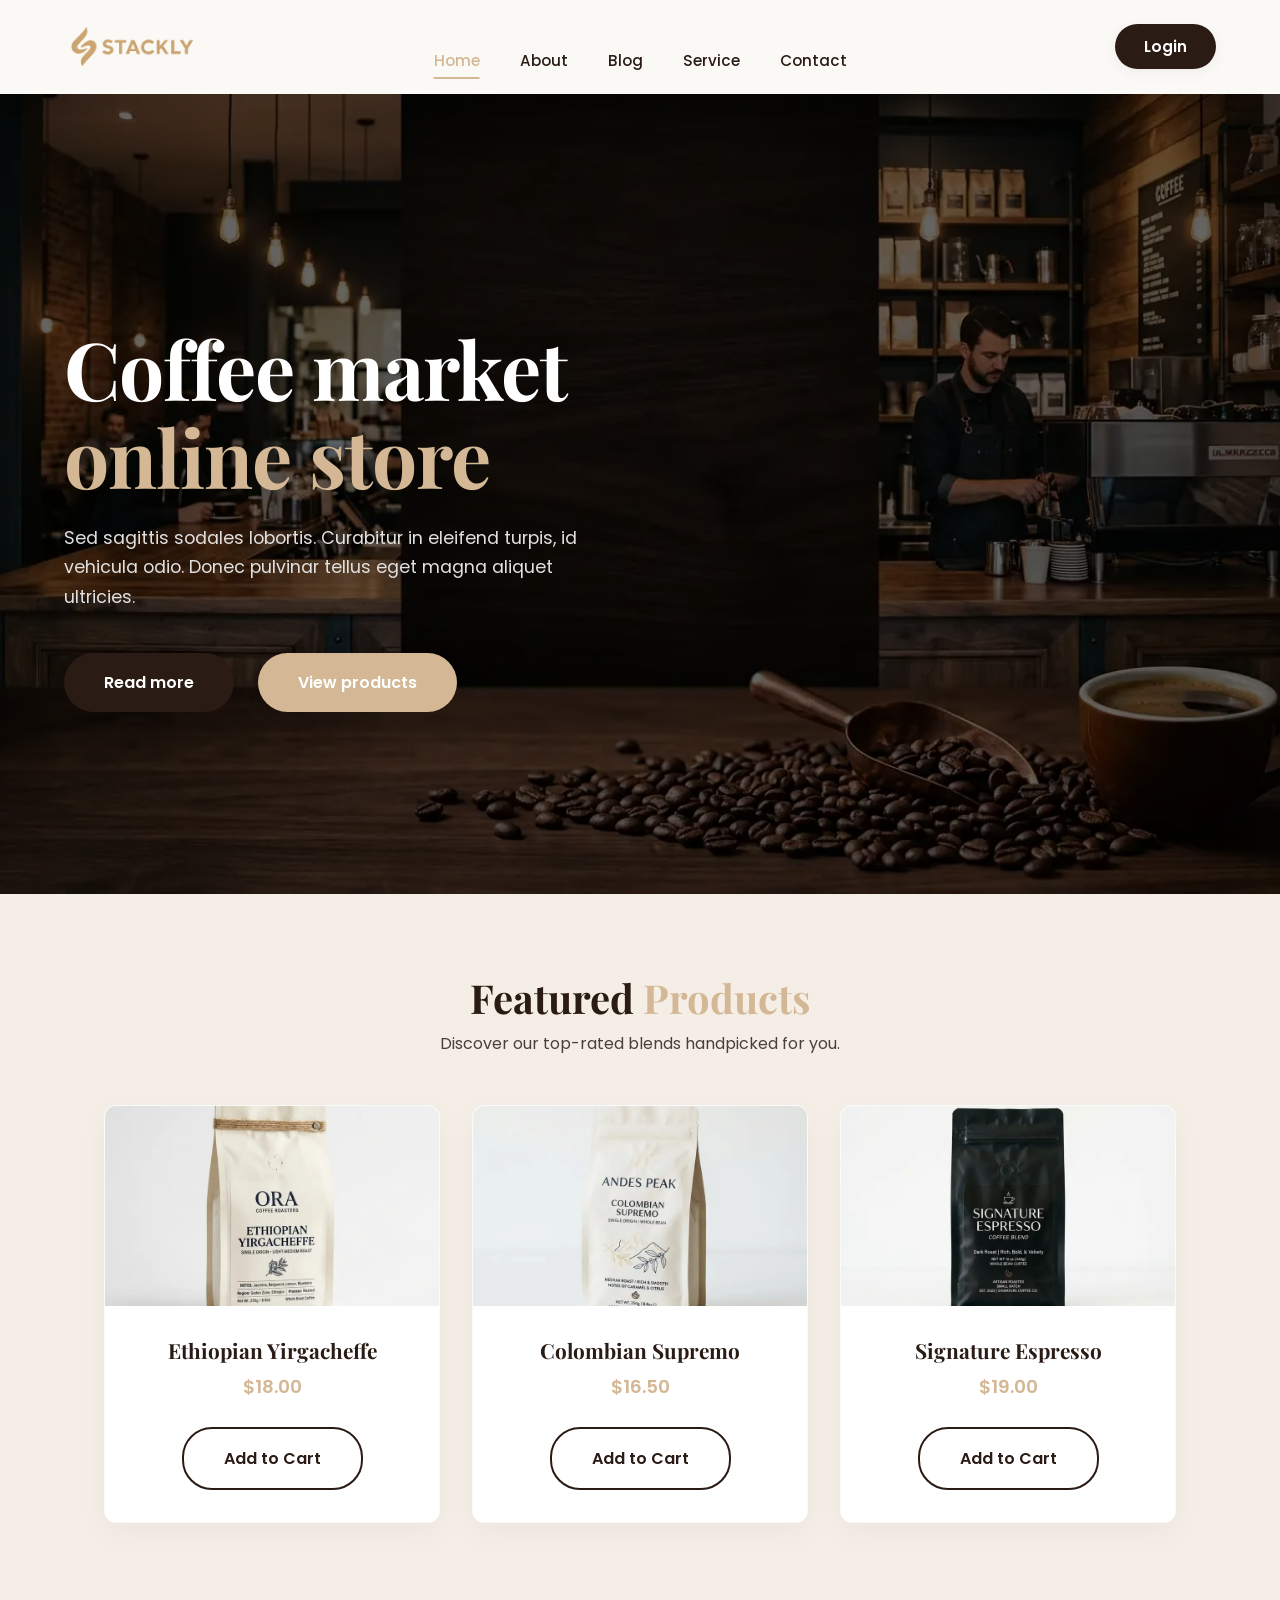
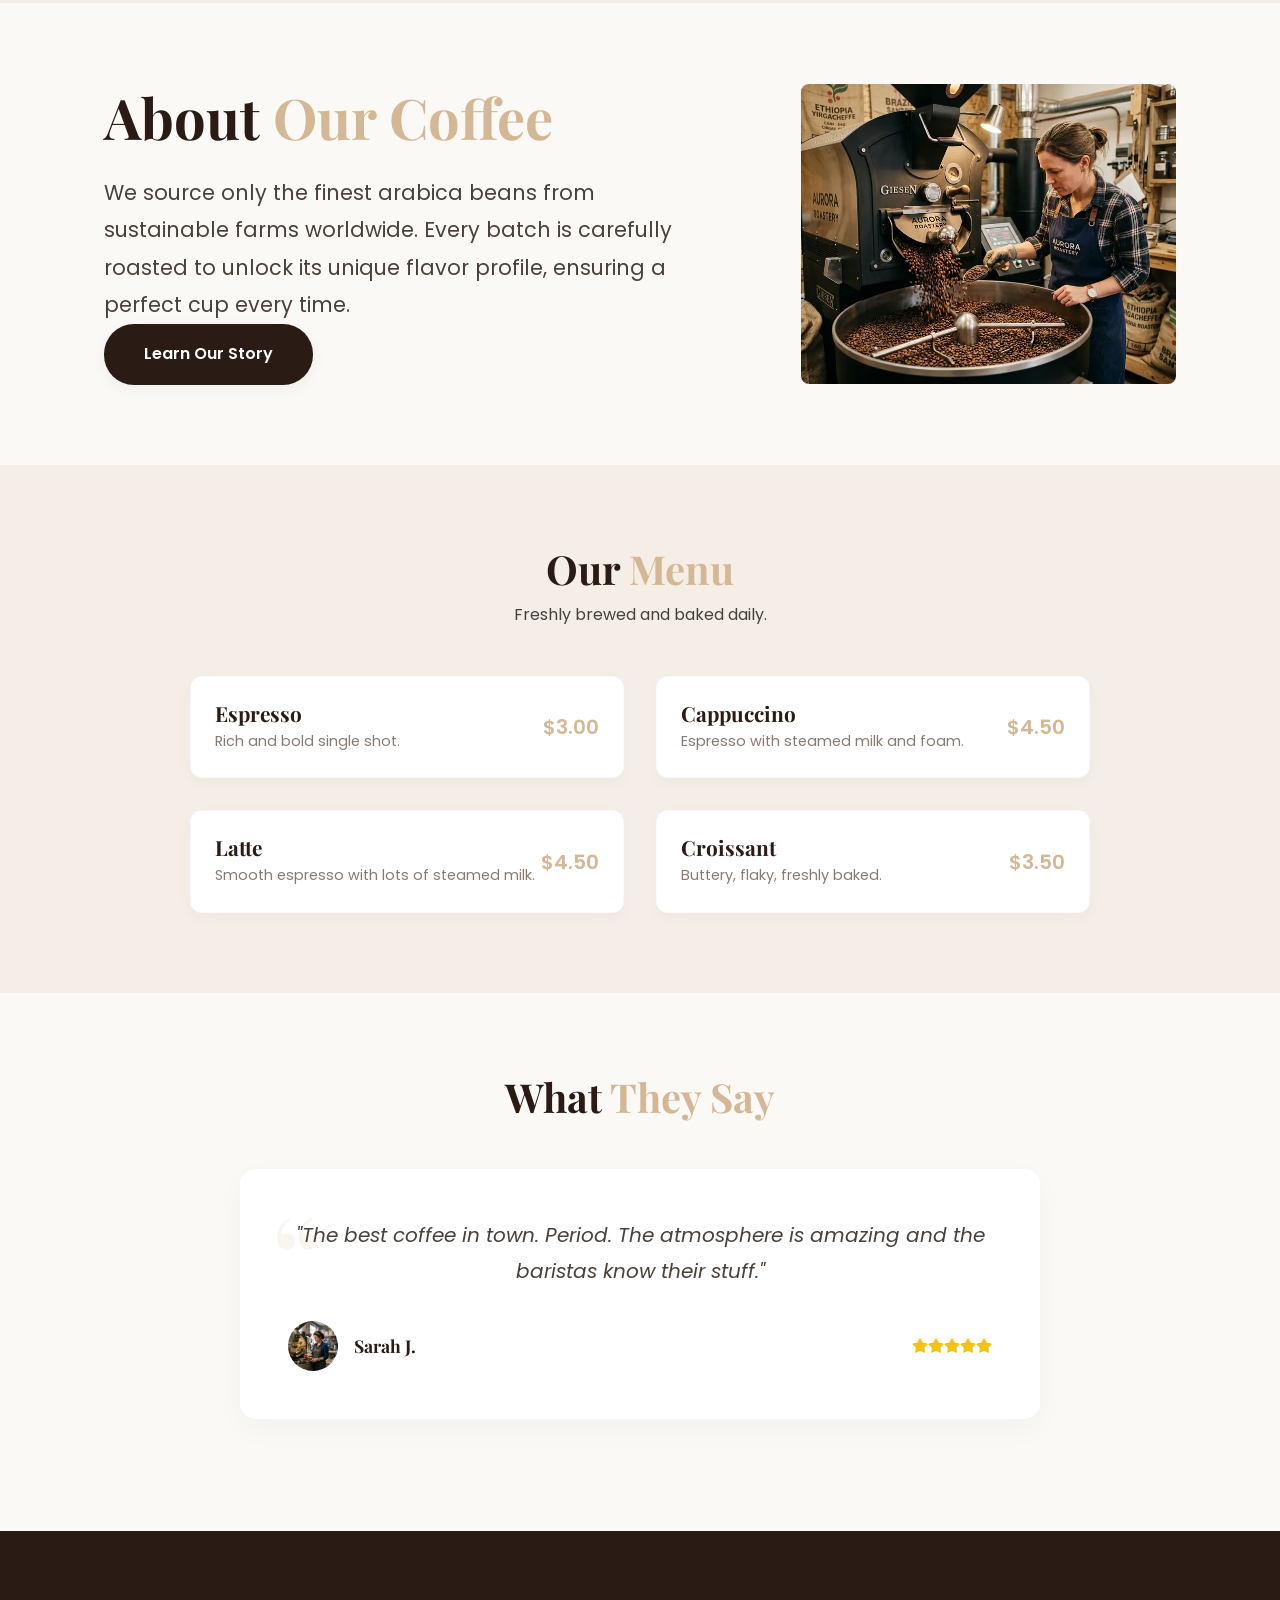
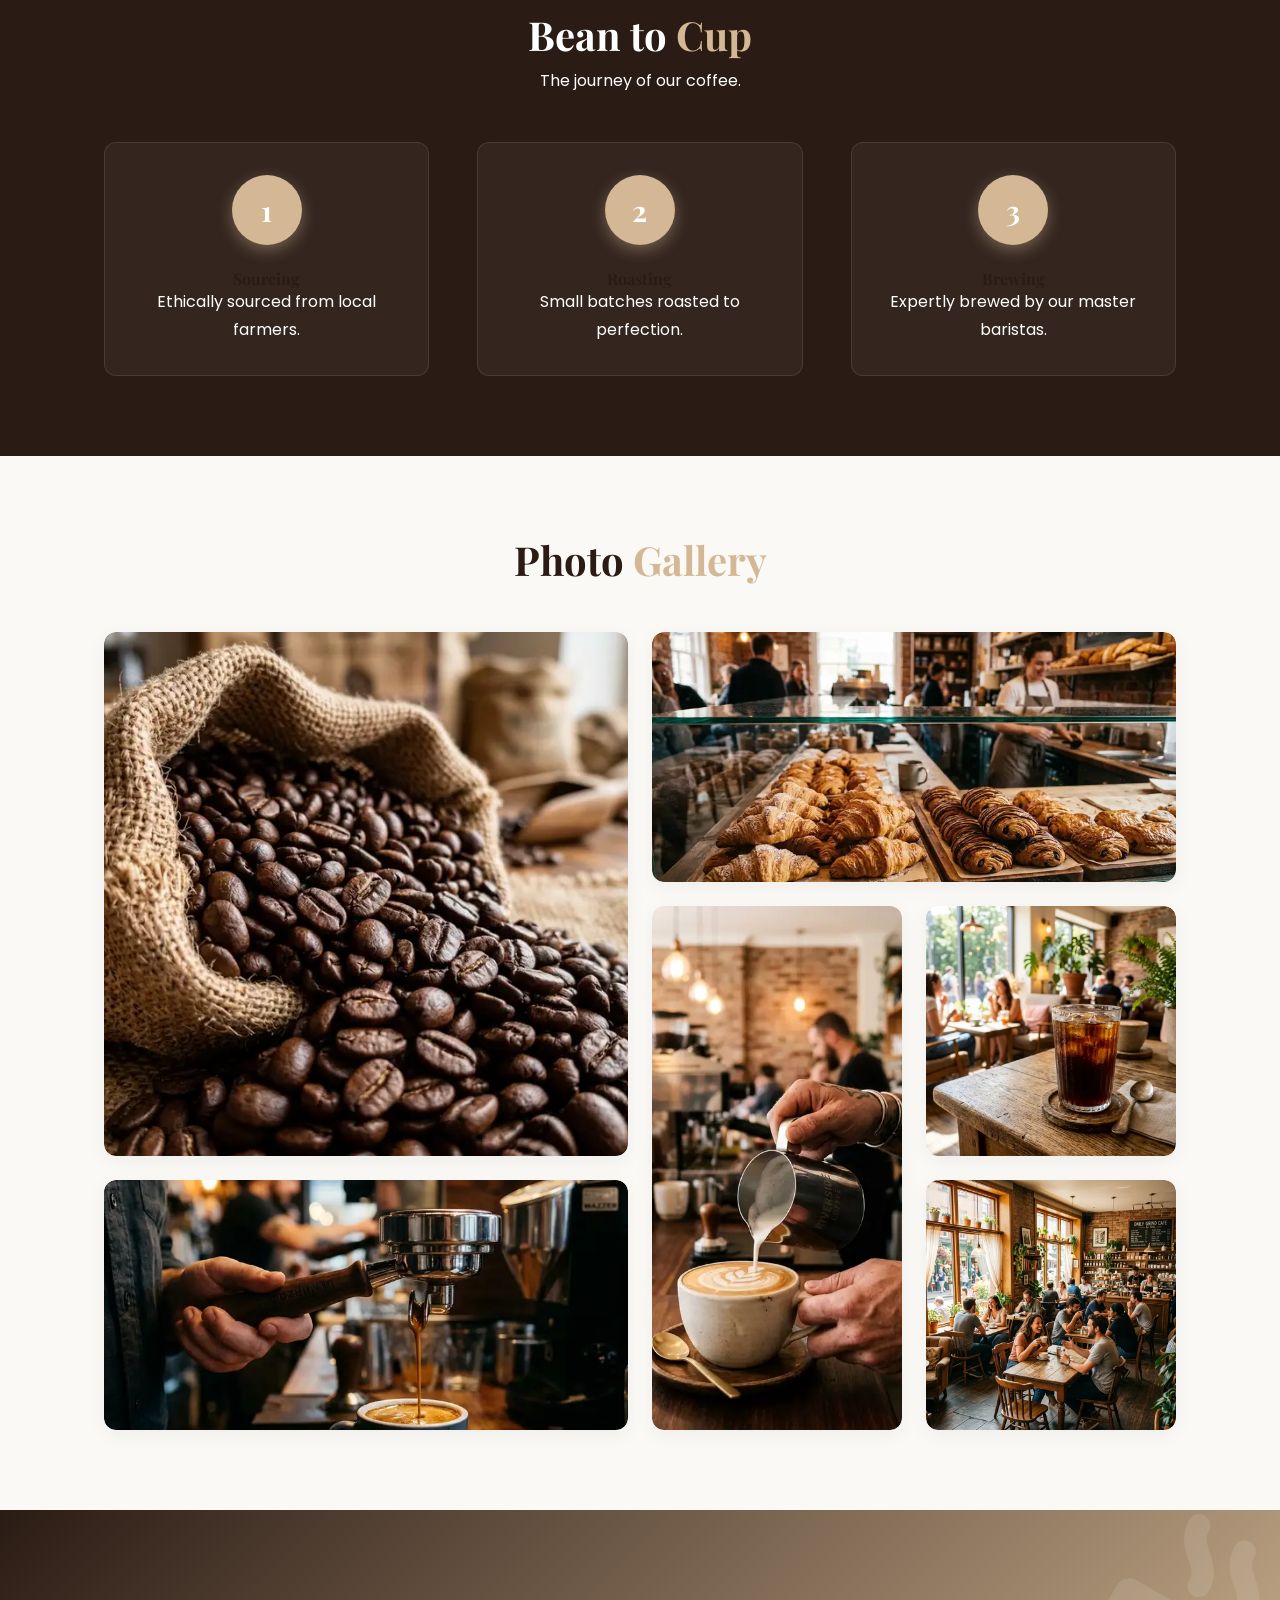
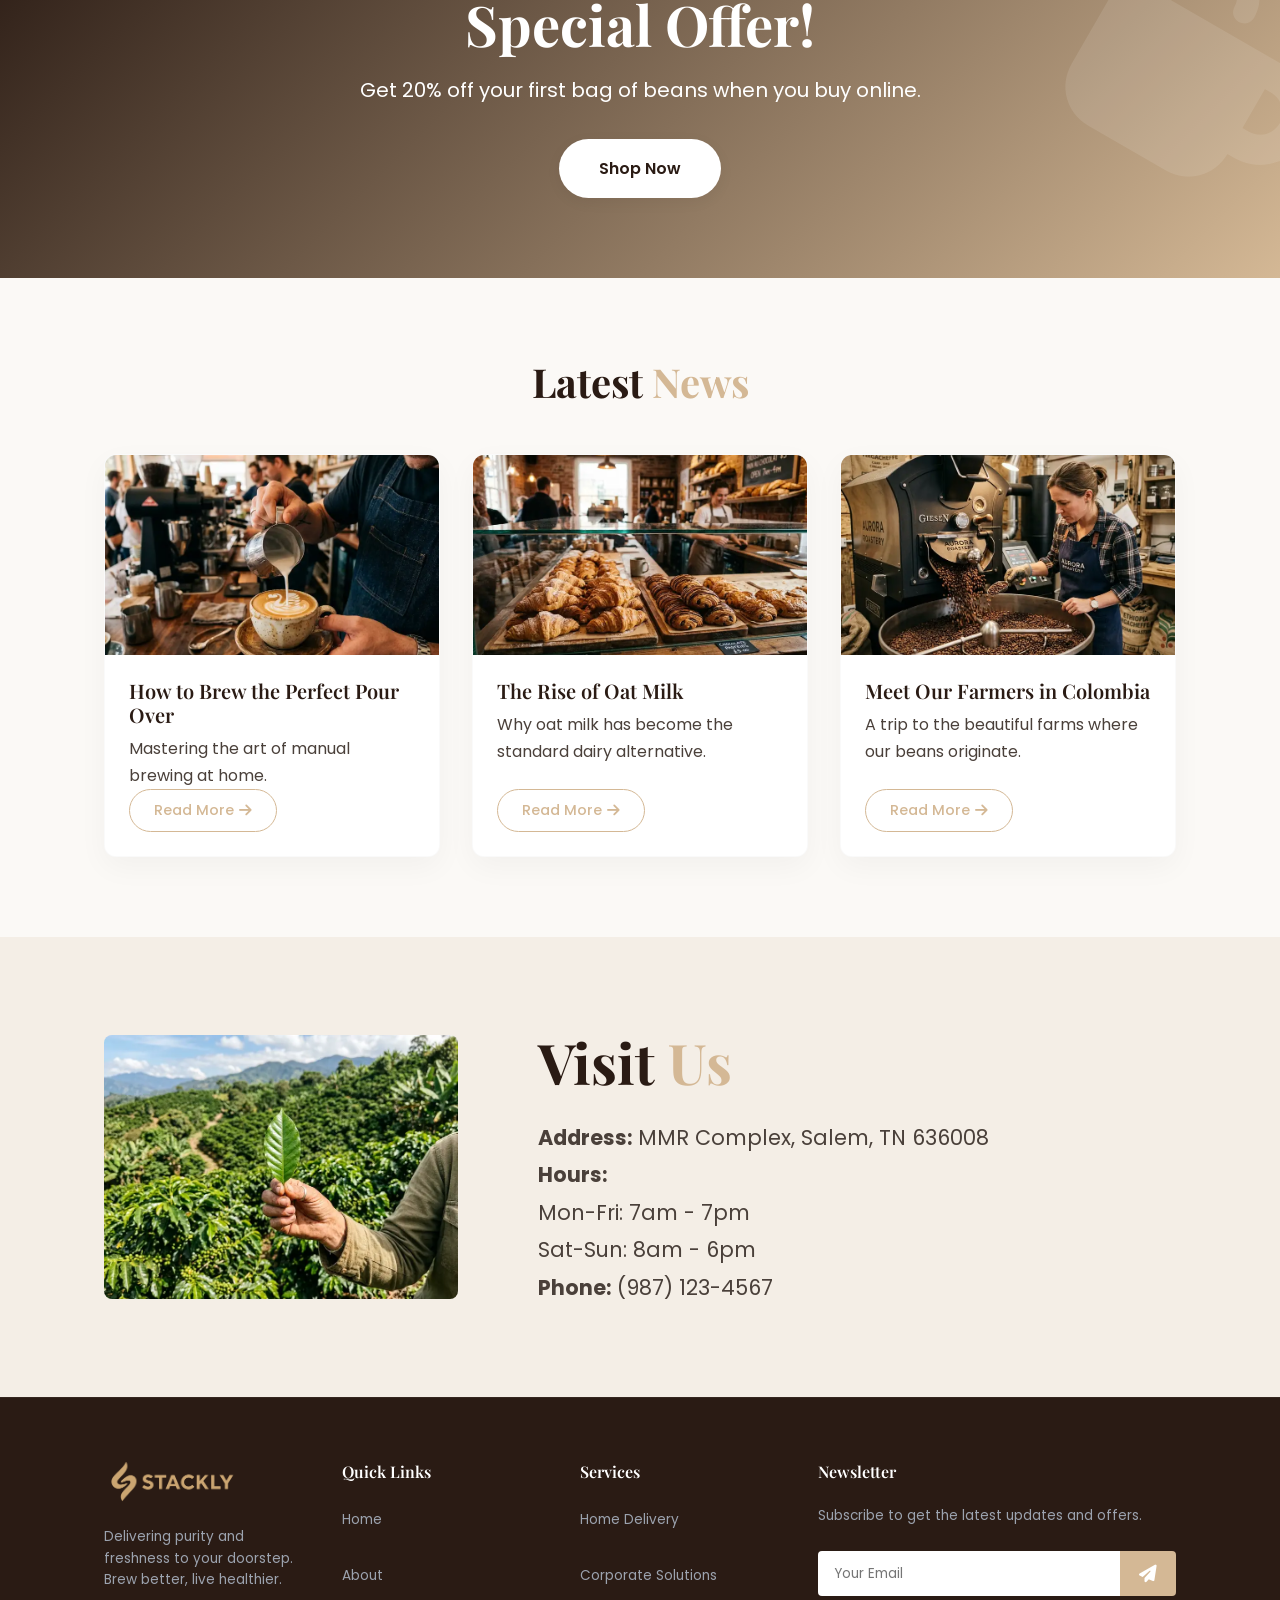
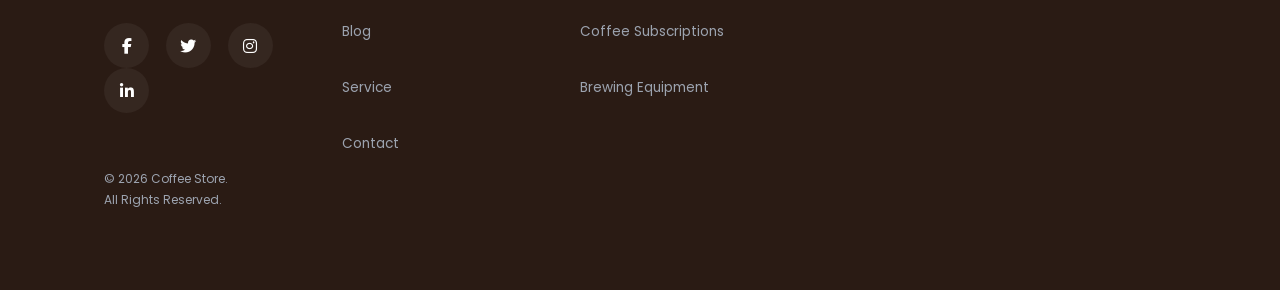
<file: index.html>
<!DOCTYPE html>
<html lang="en">
<head>
    <meta charset="UTF-8">
    <meta name="viewport" content="width=device-width, initial-scale=1.0">
    <title>Coffee Market - Online Store</title>
    <link rel="preconnect" href="https://fonts.googleapis.com">
    <link rel="preconnect" href="https://fonts.gstatic.com" crossorigin>
    <link href="https://fonts.googleapis.com/css2?family=Playfair\+Display:ital,wght@0,400;0,600;0,700;1,400&family=Poppins:wght@300;400;500;600;700&display=swap" rel="stylesheet">
    <link rel="stylesheet" href="style.css">

    <link rel="stylesheet" href="https://cdnjs.cloudflare.com/ajax/libs/font-awesome/6.4.0/css/all.min.css">
    <!-- AOS CSS -->
    <link href="https://unpkg.com/aos@2.3.1/dist/aos.css" rel="stylesheet">
</head>
<body>
    <header class="navbar">
        <a href="index.html" class="logo" style="display: flex; align-items: center; text-decoration: none;"><img src="assets/logo_0019.webp" alt="Coffee Store" style="height: 40px; width: auto; filter: brightness(0) saturate(100%) invert(80%) sepia(26%) saturate(674%) hue-rotate(345deg) brightness(85%) contrast(85%);"></a>
        <nav>
            <ul class="nav-links">
                <li><a href="index.html" class="active">Home</a></li>
                <li><a href="about.html">About</a></li>
                <li><a href="blog.html">Blog</a></li>
                <li><a href="service.html">Service</a></li>
                <li><a href="contact.html">Contact</a></li>
                </ul>
        </nav>
        <div class="nav-right" style="display: flex; align-items: center; gap: 1.5rem;">
            <a href="login.html" class="login-btn">Login</a>
            <div class="hamburger">
                <span class="bar"></span>
                <span class="bar"></span>
                <span class="bar"></span>
            </div>
        </div>
    </header>

    <!-- 1. Hero Section -->
    <section class="hero-section" id="home">
        <div class="hero-content" data-aos="fade-right">
            <h1>Coffee market<br><span class="highlight">online store</span></h1>
            <p>Sed sagittis sodales lobortis. Curabitur in eleifend turpis, id vehicula odio. Donec pulvinar tellus eget magna aliquet ultricies.</p>
            <div class="cta-buttons">
                <a href="404.html" class="btn btn-dark">Read more</a>
                <a href="404.html" class="btn btn-light">View products</a>
            </div>
        </div>

    </section>

    <!-- 2. Featured Products -->
    <section class="section bg-light" id="products">
        <div class="container">
            <div class="section-title" data-aos="fade-up">
                <h2>Featured <span class="highlight">Products</span></h2>
                <p>Discover our top-rated blends handpicked for you.</p>
            </div>
            <div class="grid-3">
                <div class="card product-card" data-aos="fade-up" data-aos-delay="100">
                    <img src="assets/yirgacheffe.webp" alt="Ethiopian Yirgacheffe" class="card-img-placeholder" style="object-fit: cover;">
                    <h3>Ethiopian Yirgacheffe</h3>
                    <p class="price">$18.00</p>
                    <a href="404.html" class="btn btn-outline">Add to Cart</a>
                </div>
                <div class="card product-card" data-aos="fade-up" data-aos-delay="200">
                    <img src="assets/colombian.webp" alt="Colombian Supremo" class="card-img-placeholder" style="object-fit: cover;">
                    <h3>Colombian Supremo</h3>
                    <p class="price">$16.50</p>
                    <a href="404.html" class="btn btn-outline">Add to Cart</a>
                </div>
                <div class="card product-card" data-aos="fade-up" data-aos-delay="300">
                    <img src="assets/espresso.webp" alt="Signature Espresso" class="card-img-placeholder" style="object-fit: cover;">
                    <h3>Signature Espresso</h3>
                    <p class="price">$19.00</p>
                    <a href="404.html" class="btn btn-outline">Add to Cart</a>
                </div>
            </div>
        </div>
    </section>

    <!-- 3. About Our Coffee -->
    <section class="section" id="about">
        <div class="container split-section">
            <div class="split-text" data-aos="fade-right">
                <h2>About <span class="highlight">Our Coffee</span></h2>
                <p>We source only the finest arabica beans from sustainable farms worldwide. Every batch is carefully roasted to unlock its unique flavor profile, ensuring a perfect cup every time.</p>
                <a href="404.html" class="btn btn-dark">Learn Our Story</a>
            </div>
            <img src="assets/roasting.webp" alt="Roasting Process" class="split-image" data-aos="fade-left" data-aos-delay="200" style="object-fit: cover; border-radius: 8px;">
        </div>
    </section>

    <!-- 4. Our Menu -->
    <section class="section bg-light" id="menu">
        <div class="container">
            <div class="section-title">
                <h2>Our <span class="highlight">Menu</span></h2>
                <p>Freshly brewed and baked daily.</p>
            </div>
            <div class="menu-list">
                <div class="menu-item">
                    <div class="menu-info">
                        <h4>Espresso</h4>
                        <p>Rich and bold single shot.</p>
                    </div>
                    <span class="menu-price">$3.00</span>
                </div>
                <div class="menu-item">
                    <div class="menu-info">
                        <h4>Cappuccino</h4>
                        <p>Espresso with steamed milk and foam.</p>
                    </div>
                    <span class="menu-price">$4.50</span>
                </div>
                <div class="menu-item">
                    <div class="menu-info">
                        <h4>Latte</h4>
                        <p>Smooth espresso with lots of steamed milk.</p>
                    </div>
                    <span class="menu-price">$4.50</span>
                </div>
                <div class="menu-item">
                    <div class="menu-info">
                        <h4>Croissant</h4>
                        <p>Buttery, flaky, freshly baked.</p>
                    </div>
                    <span class="menu-price">$3.50</span>
                </div>
            </div>
        </div>
    </section>

    <!-- 5. Customer Testimonials -->
    <section class="section" id="testimonials">
        <div class="container">
            <div class="section-title" data-aos="fade-up">
                <h2>What <span class="highlight">They Say</span></h2>
            </div>
            <div class="testimonial-slider">
                <div class="testimonial" data-aos="zoom-in">
                    <p>"The best coffee in town. Period. The atmosphere is amazing and the baristas know their stuff."</p>
                    <div class="testimonial-author">
                        <img src="assets/jane_doe.webp" alt="Sarah J.">
                        <h5>Sarah J.</h5>
                        <div style="color: #f1c40f; font-size: 0.9rem; margin-left: auto;">
                            <i class="fa-solid fa-star"></i><i class="fa-solid fa-star"></i><i class="fa-solid fa-star"></i><i class="fa-solid fa-star"></i><i class="fa-solid fa-star"></i>
                        </div>
                    </div>
                </div>

            </div>
        </div>
    </section>

    <!-- 6. Our Process -->
    <section class="section bg-dark text-white" id="process">
        <div class="container">
            <div class="section-title" data-aos="fade-up">
                <h2 style="color: white;">Bean to <span class="highlight">Cup</span></h2>
                <p>The journey of our coffee.</p>
            </div>
            <div class="process-steps">
                <div class="step" data-aos="fade-up" data-aos-delay="100">
                    <div class="step-icon">1</div>
                    <h4>Sourcing</h4>
                    <p>Ethically sourced from local farmers.</p>
                </div>
                <div class="step" data-aos="fade-up" data-aos-delay="200">
                    <div class="step-icon">2</div>
                    <h4>Roasting</h4>
                    <p>Small batches roasted to perfection.</p>
                </div>
                <div class="step" data-aos="fade-up" data-aos-delay="300">
                    <div class="step-icon">3</div>
                    <h4>Brewing</h4>
                    <p>Expertly brewed by our master baristas.</p>
                </div>
            </div>
        </div>
    </section>

    <!-- 7. Photo Gallery -->
    <section class="section" id="gallery">
        <div class="container">
            <div class="section-title">
                <h2>Photo <span class="highlight">Gallery</span></h2>
            </div>
            <div class="gallery-grid">
                <div class="gallery-wrap" data-aos="fade-up" data-aos-delay="100">
                    <img src="assets/coffee_beans_gallery.webp" alt="Coffee Beans" class="gallery-item">
                </div>
                <div class="gallery-wrap" data-aos="fade-up" data-aos-delay="200">
                    <img src="assets/pastries.webp" alt="Pastries" class="gallery-item">
                </div>
                <div class="gallery-wrap" data-aos="fade-up" data-aos-delay="300">
                    <img src="assets/barista_pouring.webp" alt="Barista Pouring Latte Art" class="gallery-item">
                </div>
                <div class="gallery-wrap" data-aos="fade-up" data-aos-delay="400">
                    <img src="assets/cold_brew.webp" alt="Cold Brew Coffee" class="gallery-item">
                </div>
                <div class="gallery-wrap" data-aos="fade-up" data-aos-delay="500">
                    <img src="assets/coffee_machine.webp" alt="Espresso Machine" class="gallery-item">
                </div>
                <div class="gallery-wrap" data-aos="fade-up" data-aos-delay="600">
                    <img src="assets/cafe_patrons.webp" alt="Cafe Patrons" class="gallery-item">
                </div>
            </div>
        </div>
    </section>

    <!-- 8. Special Offers -->
    <section class="section bg-accent text-white" id="offers" style="position: relative; overflow: hidden; background: linear-gradient(135deg, var(--primary-color), var(--accent-color));">
        <!-- Floating decorative bean -->
        <div style="position: absolute; top: -50px; right: -50px; opacity: 0.1; font-size: 15rem; transform: rotate(30deg);"><i class="fa-solid fa-mug-hot"></i></div>
        <div class="container text-center" data-aos="zoom-in" style="position: relative; z-index: 1;">
            <h2 style="color: white; font-size: 3.5rem; margin-bottom: 1rem;">Special Offer!</h2>
            <p style="font-size: 1.25rem; margin-bottom: 2rem;">Get 20% off your first bag of beans when you buy online.</p>
            <a href="404.html" class="btn btn-dark" style="background: white; color: var(--primary-color);">Shop Now</a>
        </div>
    </section>



    <!-- 10. Latest Blog Posts -->
    <section class="section" id="blog">
        <div class="container">
            <div class="section-title">
                <h2>Latest <span class="highlight">News</span></h2>
            </div>
            <div class="grid-3">
                <div class="card blog-card">
                    <img src="assets/coffee_art.webp" alt="Brewing Pour Over" class="card-img-placeholder" style="object-fit: cover;">
                    <div class="card-content">
                        <h4>How to Brew the Perfect Pour Over</h4>
                        <p>Mastering the art of manual brewing at home.</p>
                        <a href="404.html" class="btn btn-outline-accent read-more">Read More <i class="fa-solid fa-arrow-right" style="margin-left: 0.3rem;"></i></a>
                    </div>
                </div>
                <div class="card blog-card">
                    <img src="assets/pastries.webp" alt="Oat Milk Latte" class="card-img-placeholder" style="object-fit: cover;">
                    <div class="card-content">
                        <h4>The Rise of Oat Milk</h4>
                        <p>Why oat milk has become the standard dairy alternative.</p>
                        <a href="404.html" class="btn btn-outline-accent read-more">Read More <i class="fa-solid fa-arrow-right" style="margin-left: 0.3rem;"></i></a>
                    </div>
                </div>
                <div class="card blog-card">
                    <img src="assets/roasting.webp" alt="Coffee Farmers" class="card-img-placeholder" style="object-fit: cover;">
                    <div class="card-content">
                        <h4>Meet Our Farmers in Colombia</h4>
                        <p>A trip to the beautiful farms where our beans originate.</p>
                        <a href="404.html" class="btn btn-outline-accent read-more">Read More <i class="fa-solid fa-arrow-right" style="margin-left: 0.3rem;"></i></a>
                    </div>
                </div>
            </div>
        </div>
    </section>

    <!-- 11. Store Location -->
    <section class="section bg-light" id="location">
        <div class="container split-section">
            <div class="split-image" style="display: flex; justify-content: center; align-items: center;">
                <img src="assets/eco_leaf.webp" alt="Location Map" style="object-fit: cover; width: 100%; height: 100%; border-radius: 8px;">
            </div>
            <div class="split-text location-info">
                <h2>Visit <span class="highlight">Us</span></h2>
                <p><strong>Address:</strong> MMR Complex, Salem, TN 636008</p>
                <p><strong>Hours:</strong><br>
                Mon-Fri: 7am - 7pm<br>
                Sat-Sun: 8am - 6pm</p>
                <p><strong>Phone:</strong> (987) 123-4567</p>
            </div>
        </div>
    </section>

    <!-- Footer -->
            <footer class="footer" style="background-color: var(--primary-color); padding: 4rem 0 2rem; color: #fff;">
        <div class="container">
            <div class="footer-grid">
                <!-- Column 1 -->
                <div class="footer-col" style="display: flex; flex-direction: column; gap: 1.5rem;">
                    <a href="index.html" class="logo" style="display: flex; align-items: center; text-decoration: none;">
                        <img src="assets/logo_0019.webp" alt="Coffee Store" style="height: 40px; width: auto; filter: brightness(0) saturate(100%) invert(80%) sepia(26%) saturate(674%) hue-rotate(345deg) brightness(85%) contrast(85%);">
                        
                    </a>
                    <p style="color: #9ca3af; font-size: 0.85rem; line-height: 1.6; max-width: 250px;">
                        Delivering purity and freshness to your doorstep. Brew better, live healthier.
                    </p>
                    <div class="social-icons" style="margin-top: 0.5rem;">
                        <a href="404.html"><i class="fa-brands fa-facebook-f"></i></a>
                        <a href="404.html"><i class="fa-brands fa-twitter"></i></a>
                        <a href="404.html"><i class="fa-brands fa-instagram"></i></a>
                        <a href="404.html"><i class="fa-brands fa-linkedin-in"></i></a>
                    </div>
                    <div style="color: #9ca3af; font-size: 0.75rem; margin-top: 2rem;">
                        &copy; 2026 Coffee Store.<br>All Rights Reserved.
                    </div>
                </div>

                <!-- Column 2 -->
                <div class="footer-col">
                    <h4 style="color: white; font-size: 1rem; margin-bottom: 1.5rem; font-weight: 600;">Quick Links</h4>
                    <ul style="list-style: none; padding: 0; display: flex; flex-direction: column; gap: 0.8rem;">
                        <li><a href="index.html" style="color: #9ca3af; text-decoration: none; font-size: 0.85rem; transition: color 0.3s;" onmouseover="this.style.color='var(--accent-color)'" onmouseout="this.style.color='#9ca3af'">Home</a></li>
                        <li><a href="about.html" style="color: #9ca3af; text-decoration: none; font-size: 0.85rem; transition: color 0.3s;" onmouseover="this.style.color='var(--accent-color)'" onmouseout="this.style.color='#9ca3af'">About</a></li>
                        <li><a href="blog.html" style="color: #9ca3af; text-decoration: none; font-size: 0.85rem; transition: color 0.3s;" onmouseover="this.style.color='var(--accent-color)'" onmouseout="this.style.color='#9ca3af'">Blog</a></li>
                        <li><a href="service.html" style="color: #9ca3af; text-decoration: none; font-size: 0.85rem; transition: color 0.3s;" onmouseover="this.style.color='var(--accent-color)'" onmouseout="this.style.color='#9ca3af'">Service</a></li>
                        <li><a href="contact.html" style="color: #9ca3af; text-decoration: none; font-size: 0.85rem; transition: color 0.3s;" onmouseover="this.style.color='var(--accent-color)'" onmouseout="this.style.color='#9ca3af'">Contact</a></li>
                    </ul>
                </div>

                <!-- Column 3 -->
                <div class="footer-col">
                    <h4 style="color: white; font-size: 1rem; margin-bottom: 1.5rem; font-weight: 600;">Services</h4>
                    <ul style="list-style: none; padding: 0; display: flex; flex-direction: column; gap: 0.8rem;">
                        <li><a href="404.html" style="color: #9ca3af; text-decoration: none; font-size: 0.85rem; transition: color 0.3s;" onmouseover="this.style.color='var(--accent-color)'" onmouseout="this.style.color='#9ca3af'">Home Delivery</a></li>
                        <li><a href="404.html" style="color: #9ca3af; text-decoration: none; font-size: 0.85rem; transition: color 0.3s;" onmouseover="this.style.color='var(--accent-color)'" onmouseout="this.style.color='#9ca3af'">Corporate Solutions</a></li>
                        <li><a href="404.html" style="color: #9ca3af; text-decoration: none; font-size: 0.85rem; transition: color 0.3s;" onmouseover="this.style.color='var(--accent-color)'" onmouseout="this.style.color='#9ca3af'">Coffee Subscriptions</a></li>
                        <li><a href="404.html" style="color: #9ca3af; text-decoration: none; font-size: 0.85rem; transition: color 0.3s;" onmouseover="this.style.color='var(--accent-color)'" onmouseout="this.style.color='#9ca3af'">Brewing Equipment</a></li>
                    </ul>
                </div>

                <!-- Column 4 -->
                <div class="footer-col">
                    <h4 style="color: white; font-size: 1rem; margin-bottom: 1.5rem; font-weight: 600;">Newsletter</h4>
                    <p style="color: #9ca3af; font-size: 0.85rem; line-height: 1.6; margin-bottom: 1.5rem;">
                        Subscribe to get the latest updates and offers.
                    </p>
                    <form style="display: flex; width: 100%;" onsubmit="event.preventDefault(); window.location.href='404.html';">
                        <input type="email" placeholder="Your Email" style="flex: 1; padding: 0.8rem 1rem; border: none; border-radius: 4px 0 0 4px; outline: none; font-family: var(--font-family); font-size: 0.85rem;" required>
                        <button type="submit" style="background: var(--accent-color); border: none; padding: 0 1.2rem; border-radius: 0 4px 4px 0; color: white; cursor: pointer; display: flex; align-items: center; justify-content: center; transition: background 0.3s;" onmouseover="this.style.background='var(--accent-color-hover)'" onmouseout="this.style.background='var(--accent-color)'">
                            <i class="fa-solid fa-paper-plane" style="font-size: 1.1rem;"></i>
                        </button>
                    </form>
                </div>
            </div>
        </div>
    </footer>

    <!-- AOS JS -->
    <script src="https://unpkg.com/aos@2.3.1/dist/aos.js"></script>
    <script src="script.js"></script>
</body>
</html>
</file>
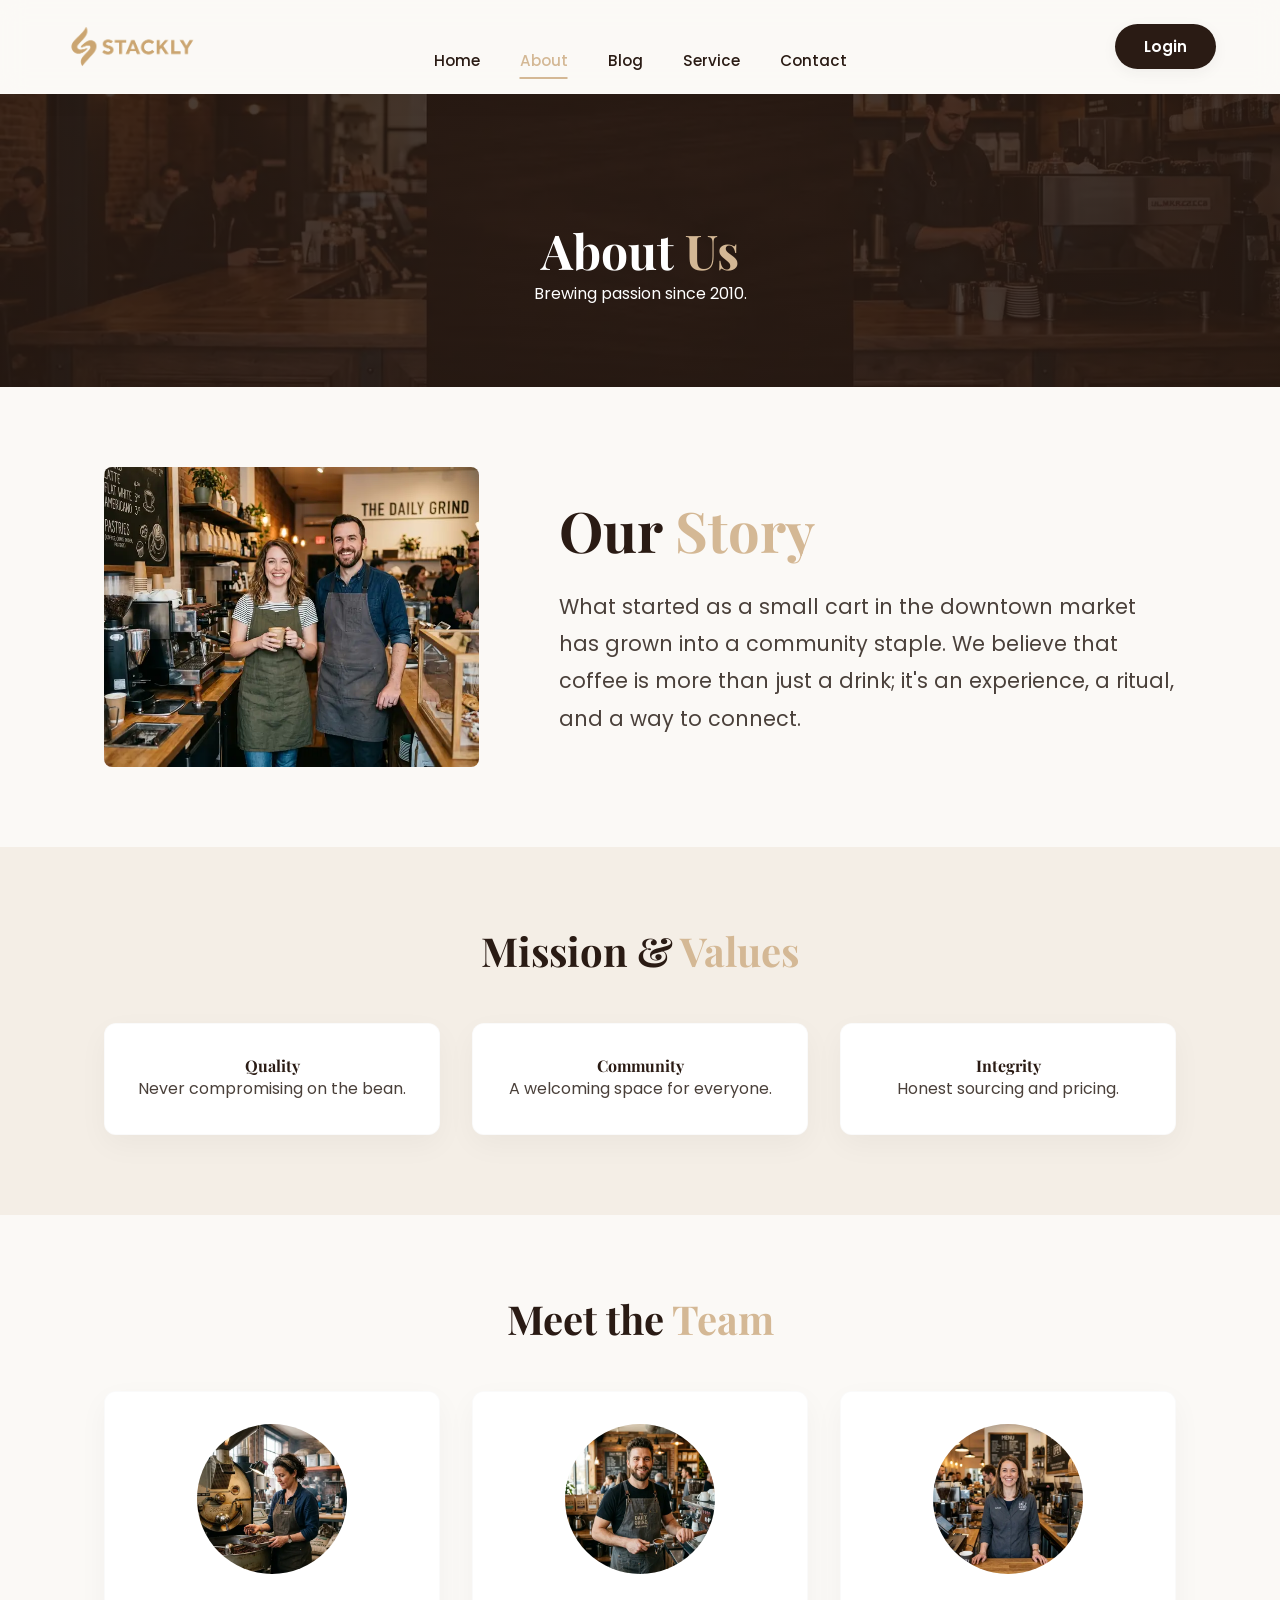
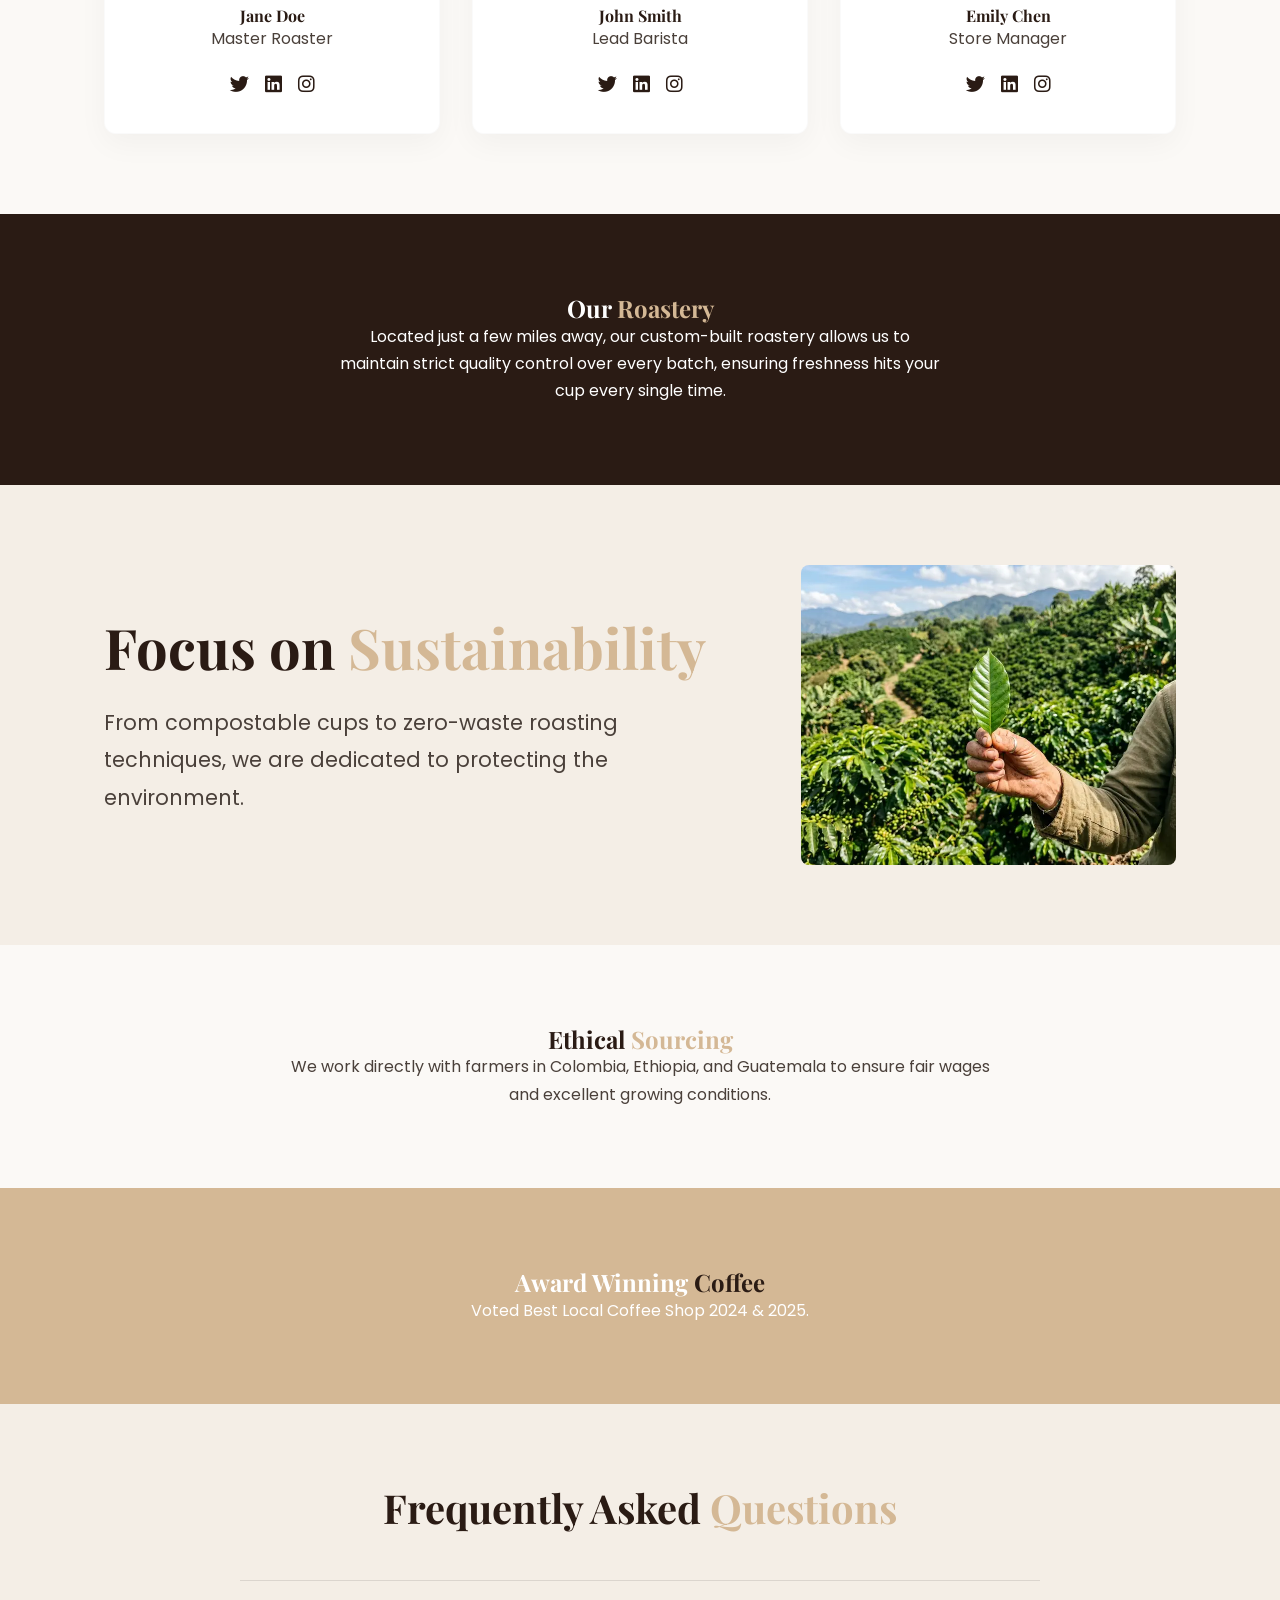
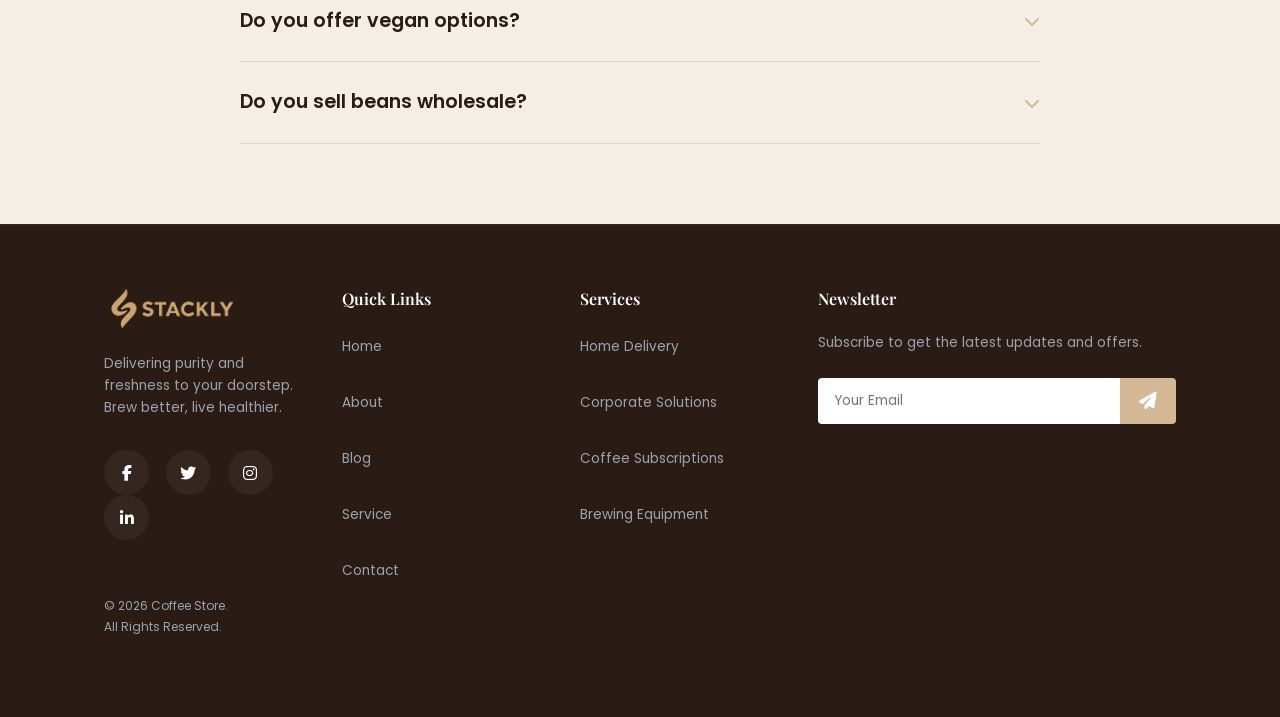
<file: about.html>
<!DOCTYPE html>
<html lang="en">
<head>
    <meta charset="UTF-8">
    <meta name="viewport" content="width=device-width, initial-scale=1.0">
    <title>About Us - Coffee Market</title>
    <link rel="preconnect" href="https://fonts.googleapis.com">
    <link rel="preconnect" href="https://fonts.gstatic.com" crossorigin>
    <link href="https://fonts.googleapis.com/css2?family=Playfair\+Display:ital,wght@0,400;0,600;0,700;1,400&family=Poppins:wght@300;400;500;600;700&display=swap" rel="stylesheet">
    <link rel="stylesheet" href="style.css">

    <link rel="stylesheet" href="https://cdnjs.cloudflare.com/ajax/libs/font-awesome/6.4.0/css/all.min.css">
    <!-- AOS CSS -->
    <link href="https://unpkg.com/aos@2.3.1/dist/aos.css" rel="stylesheet">
</head>
<body>
    <header class="navbar">
        <a href="index.html" class="logo" style="display: flex; align-items: center; text-decoration: none;"><img src="assets/logo_0019.webp" alt="Coffee Store" style="height: 40px; width: auto; filter: brightness(0) saturate(100%) invert(80%) sepia(26%) saturate(674%) hue-rotate(345deg) brightness(85%) contrast(85%);"></a>
        <nav>
            <ul class="nav-links">
                <li><a href="index.html">Home</a></li>
                <li><a href="about.html" class="active">About</a></li>
                <li><a href="blog.html">Blog</a></li>
                <li><a href="service.html">Service</a></li>
                <li><a href="contact.html">Contact</a></li>
                </ul>
        </nav>
        <div class="nav-right" style="display: flex; align-items: center; gap: 1.5rem;">
            <a href="login.html" class="login-btn">Login</a>
            <div class="hamburger">
                <span class="bar"></span>
                <span class="bar"></span>
                <span class="bar"></span>
            </div>
        </div>
    </header>

    <!-- 1. Page Header -->
    <section data-aos="fade-up" class="page-header bg-dark text-white">
        <div class="container text-center">
            <h1 style="color: white; font-size: 3rem;">About <span class="highlight">Us</span></h1>
            <p>Brewing passion since 2010.</p>
        </div>
    </section>

    <!-- 2. Our Story -->
    <section data-aos="fade-up" class="section">
        <div class="container split-section">
            <img src="assets/founders.webp" alt="Founders" class="split-image" data-aos="fade-left" style="object-fit: cover; border-radius: 8px;">
            <div data-aos="fade-right" class="split-text">
                <h2>Our <span class="highlight">Story</span></h2>
                <p>What started as a small cart in the downtown market has grown into a community staple. We believe that coffee is more than just a drink; it's an experience, a ritual, and a way to connect.</p>
            </div>
        </div>
    </section>

    <!-- 3. Mission & Values -->
    <section data-aos="fade-up" class="section bg-light text-center">
        <div class="container">
            <div data-aos="fade-up" class="section-title">
                <h2>Mission & <span class="highlight">Values</span></h2>
            </div>
            <div class="grid-3">
                <div data-aos="zoom-in" class="card">
                    <h4>Quality</h4>
                    <p>Never compromising on the bean.</p>
                </div>
                <div data-aos="zoom-in" class="card">
                    <h4>Community</h4>
                    <p>A welcoming space for everyone.</p>
                </div>
                <div data-aos="zoom-in" class="card">
                    <h4>Integrity</h4>
                    <p>Honest sourcing and pricing.</p>
                </div>
            </div>
        </div>
    </section>

    <!-- 4. Meet the Team -->
    <section data-aos="fade-up" class="section">
        <div class="container">
            <div data-aos="fade-up" class="section-title">
                <h2>Meet the <span class="highlight">Team</span></h2>
            </div>
            <div class="grid-3">
                <div data-aos="zoom-in" class="card text-center">
                    <img src="assets/jane_doe.webp" alt="Jane Doe" class="team-img" style="border-radius: 50%; height: 150px; width: 150px; object-fit: cover; margin: 0 auto; display: block;">
                    <h4 class="mt-2">Jane Doe</h4>
                    <p>Master Roaster</p>
                    <div class="team-social" style="margin-top: 1rem; display: flex; justify-content: center; gap: 1rem;">
                        <a href="#" style="color: var(--primary-color); font-size: 1.2rem; transition: color 0.3s;" onmouseover="this.style.color='var(--accent-color)'" onmouseout="this.style.color='var(--primary-color)'"><i class="fa-brands fa-twitter"></i></a>
                        <a href="#" style="color: var(--primary-color); font-size: 1.2rem; transition: color 0.3s;" onmouseover="this.style.color='var(--accent-color)'" onmouseout="this.style.color='var(--primary-color)'"><i class="fa-brands fa-linkedin"></i></a>
                        <a href="#" style="color: var(--primary-color); font-size: 1.2rem; transition: color 0.3s;" onmouseover="this.style.color='var(--accent-color)'" onmouseout="this.style.color='var(--primary-color)'"><i class="fa-brands fa-instagram"></i></a>
                    </div>
                </div>
                <div data-aos="zoom-in" class="card text-center">
                    <img src="assets/john_smith.webp" alt="John Smith" class="team-img" style="border-radius: 50%; height: 150px; width: 150px; object-fit: cover; margin: 0 auto; display: block;">
                    <h4 class="mt-2">John Smith</h4>
                    <p>Lead Barista</p>
                    <div class="team-social" style="margin-top: 1rem; display: flex; justify-content: center; gap: 1rem;">
                        <a href="#" style="color: var(--primary-color); font-size: 1.2rem; transition: color 0.3s;" onmouseover="this.style.color='var(--accent-color)'" onmouseout="this.style.color='var(--primary-color)'"><i class="fa-brands fa-twitter"></i></a>
                        <a href="#" style="color: var(--primary-color); font-size: 1.2rem; transition: color 0.3s;" onmouseover="this.style.color='var(--accent-color)'" onmouseout="this.style.color='var(--primary-color)'"><i class="fa-brands fa-linkedin"></i></a>
                        <a href="#" style="color: var(--primary-color); font-size: 1.2rem; transition: color 0.3s;" onmouseover="this.style.color='var(--accent-color)'" onmouseout="this.style.color='var(--primary-color)'"><i class="fa-brands fa-instagram"></i></a>
                    </div>
                </div>
                <div data-aos="zoom-in" class="card text-center">
                    <img src="assets/emily_chen.webp" alt="Emily Chen" class="team-img" style="border-radius: 50%; height: 150px; width: 150px; object-fit: cover; margin: 0 auto; display: block;">
                    <h4 class="mt-2">Emily Chen</h4>
                    <p>Store Manager</p>
                    <div class="team-social" style="margin-top: 1rem; display: flex; justify-content: center; gap: 1rem;">
                        <a href="#" style="color: var(--primary-color); font-size: 1.2rem; transition: color 0.3s;" onmouseover="this.style.color='var(--accent-color)'" onmouseout="this.style.color='var(--primary-color)'"><i class="fa-brands fa-twitter"></i></a>
                        <a href="#" style="color: var(--primary-color); font-size: 1.2rem; transition: color 0.3s;" onmouseover="this.style.color='var(--accent-color)'" onmouseout="this.style.color='var(--primary-color)'"><i class="fa-brands fa-linkedin"></i></a>
                        <a href="#" style="color: var(--primary-color); font-size: 1.2rem; transition: color 0.3s;" onmouseover="this.style.color='var(--accent-color)'" onmouseout="this.style.color='var(--primary-color)'"><i class="fa-brands fa-instagram"></i></a>
                    </div>
                </div>
            </div>
        </div>
    </section>

    <!-- 5. Our Roastery -->
    <section data-aos="fade-up" class="section bg-dark text-white">
        <div class="container text-center">
            <h2 style="color: white;">Our <span class="highlight">Roastery</span></h2>
            <p style="max-width: 600px; margin: 0 auto;">Located just a few miles away, our custom-built roastery allows us to maintain strict quality control over every batch, ensuring freshness hits your cup every single time.</p>
        </div>
    </section>

    <!-- 6. Sustainability -->
    <section data-aos="fade-up" class="section bg-light">
        <div class="container split-section">
            <div data-aos="fade-right" class="split-text">
                <h2>Focus on <span class="highlight">Sustainability</span></h2>
                <p>From compostable cups to zero-waste roasting techniques, we are dedicated to protecting the environment.</p>
            </div>
            <img src="assets/eco_leaf.webp" alt="Eco Sustainability" class="split-image" data-aos="fade-left" style="object-fit: cover; border-radius: 8px;">
        </div>
    </section>

    <!-- 7. Coffee Sourcing -->
    <section data-aos="fade-up" class="section">
        <div class="container text-center">
            <h2>Ethical <span class="highlight">Sourcing</span></h2>
            <p style="max-width: 700px; margin: 0 auto;">We work directly with farmers in Colombia, Ethiopia, and Guatemala to ensure fair wages and excellent growing conditions.</p>
        </div>
    </section>

    <!-- 8. Awards & Recognition -->
    <section data-aos="fade-up" class="section bg-accent text-white">
        <div class="container text-center">
            <h2 style="color: white;">Award Winning <span style="color: var(--primary-color);">Coffee</span></h2>
            <p>Voted Best Local Coffee Shop 2024 & 2025.</p>
        </div>
    </section>

    <!-- 9. FAQ -->
    <section data-aos="fade-up" class="section bg-light">
        <div class="container">
            <div data-aos="fade-up" class="section-title">
                <h2>Frequently Asked <span class="highlight">Questions</span></h2>
            </div>
            <div class="faq-accordion" data-aos="fade-up">
                <details class="faq-item">
                    <summary class="faq-summary">
                        Do you offer vegan options?
                        <i class="fa-solid fa-chevron-down faq-icon"></i>
                    </summary>
                    <div class="faq-content">
                        Yes, we have oat, almond, and soy milk available, plus a variety of delicious vegan pastries baked fresh daily.
                    </div>
                </details>

                <details class="faq-item">
                    <summary class="faq-summary">
                        Do you sell beans wholesale?
                        <i class="fa-solid fa-chevron-down faq-icon"></i>
                    </summary>
                    <div class="faq-content">
                        We certainly do! We offer competitive wholesale pricing for cafes, restaurants, and offices. Please check out our Services page for more detailed information.
                    </div>
                </details>
            </div>
        </div>
    </section>

    <!-- Footer -->
            <footer class="footer" style="background-color: var(--primary-color); padding: 4rem 0 2rem; color: #fff;">
        <div class="container">
            <div class="footer-grid">
                <!-- Column 1 -->
                <div class="footer-col" style="display: flex; flex-direction: column; gap: 1.5rem;">
                    <a href="index.html" class="logo" style="display: flex; align-items: center; text-decoration: none;">
                        <img src="assets/logo_0019.webp" alt="Coffee Store" style="height: 40px; width: auto; filter: brightness(0) saturate(100%) invert(80%) sepia(26%) saturate(674%) hue-rotate(345deg) brightness(85%) contrast(85%);">
                        
                    </a>
                    <p style="color: #9ca3af; font-size: 0.85rem; line-height: 1.6; max-width: 250px;">
                        Delivering purity and freshness to your doorstep. Brew better, live healthier.
                    </p>
                    <div class="social-icons" style="margin-top: 0.5rem;">
                        <a href="404.html"><i class="fa-brands fa-facebook-f"></i></a>
                        <a href="404.html"><i class="fa-brands fa-twitter"></i></a>
                        <a href="404.html"><i class="fa-brands fa-instagram"></i></a>
                        <a href="404.html"><i class="fa-brands fa-linkedin-in"></i></a>
                    </div>
                    <div style="color: #9ca3af; font-size: 0.75rem; margin-top: 2rem;">
                        &copy; 2026 Coffee Store.<br>All Rights Reserved.
                    </div>
                </div>

                <!-- Column 2 -->
                <div class="footer-col">
                    <h4 style="color: white; font-size: 1rem; margin-bottom: 1.5rem; font-weight: 600;">Quick Links</h4>
                    <ul style="list-style: none; padding: 0; display: flex; flex-direction: column; gap: 0.8rem;">
                        <li><a href="index.html" style="color: #9ca3af; text-decoration: none; font-size: 0.85rem; transition: color 0.3s;" onmouseover="this.style.color='var(--accent-color)'" onmouseout="this.style.color='#9ca3af'">Home</a></li>
                        <li><a href="about.html" style="color: #9ca3af; text-decoration: none; font-size: 0.85rem; transition: color 0.3s;" onmouseover="this.style.color='var(--accent-color)'" onmouseout="this.style.color='#9ca3af'">About</a></li>
                        <li><a href="blog.html" style="color: #9ca3af; text-decoration: none; font-size: 0.85rem; transition: color 0.3s;" onmouseover="this.style.color='var(--accent-color)'" onmouseout="this.style.color='#9ca3af'">Blog</a></li>
                        <li><a href="service.html" style="color: #9ca3af; text-decoration: none; font-size: 0.85rem; transition: color 0.3s;" onmouseover="this.style.color='var(--accent-color)'" onmouseout="this.style.color='#9ca3af'">Service</a></li>
                        <li><a href="contact.html" style="color: #9ca3af; text-decoration: none; font-size: 0.85rem; transition: color 0.3s;" onmouseover="this.style.color='var(--accent-color)'" onmouseout="this.style.color='#9ca3af'">Contact</a></li>
                    </ul>
                </div>

                <!-- Column 3 -->
                <div class="footer-col">
                    <h4 style="color: white; font-size: 1rem; margin-bottom: 1.5rem; font-weight: 600;">Services</h4>
                    <ul style="list-style: none; padding: 0; display: flex; flex-direction: column; gap: 0.8rem;">
                        <li><a href="404.html" style="color: #9ca3af; text-decoration: none; font-size: 0.85rem; transition: color 0.3s;" onmouseover="this.style.color='var(--accent-color)'" onmouseout="this.style.color='#9ca3af'">Home Delivery</a></li>
                        <li><a href="404.html" style="color: #9ca3af; text-decoration: none; font-size: 0.85rem; transition: color 0.3s;" onmouseover="this.style.color='var(--accent-color)'" onmouseout="this.style.color='#9ca3af'">Corporate Solutions</a></li>
                        <li><a href="404.html" style="color: #9ca3af; text-decoration: none; font-size: 0.85rem; transition: color 0.3s;" onmouseover="this.style.color='var(--accent-color)'" onmouseout="this.style.color='#9ca3af'">Coffee Subscriptions</a></li>
                        <li><a href="404.html" style="color: #9ca3af; text-decoration: none; font-size: 0.85rem; transition: color 0.3s;" onmouseover="this.style.color='var(--accent-color)'" onmouseout="this.style.color='#9ca3af'">Brewing Equipment</a></li>
                    </ul>
                </div>

                <!-- Column 4 -->
                <div class="footer-col">
                    <h4 style="color: white; font-size: 1rem; margin-bottom: 1.5rem; font-weight: 600;">Newsletter</h4>
                    <p style="color: #9ca3af; font-size: 0.85rem; line-height: 1.6; margin-bottom: 1.5rem;">
                        Subscribe to get the latest updates and offers.
                    </p>
                    <form style="display: flex; width: 100%;" onsubmit="event.preventDefault(); window.location.href='404.html';">
                        <input type="email" placeholder="Your Email" style="flex: 1; padding: 0.8rem 1rem; border: none; border-radius: 4px 0 0 4px; outline: none; font-family: var(--font-family); font-size: 0.85rem;" required>
                        <button type="submit" style="background: var(--accent-color); border: none; padding: 0 1.2rem; border-radius: 0 4px 4px 0; color: white; cursor: pointer; display: flex; align-items: center; justify-content: center; transition: background 0.3s;" onmouseover="this.style.background='var(--accent-color-hover)'" onmouseout="this.style.background='var(--accent-color)'">
                            <i class="fa-solid fa-paper-plane" style="font-size: 1.1rem;"></i>
                        </button>
                    </form>
                </div>
            </div>
        </div>
    </footer>

    <!-- AOS JS -->
    <script src="https://unpkg.com/aos@2.3.1/dist/aos.js"></script>
    <script src="script.js"></script>
</body>
</html>
</file>
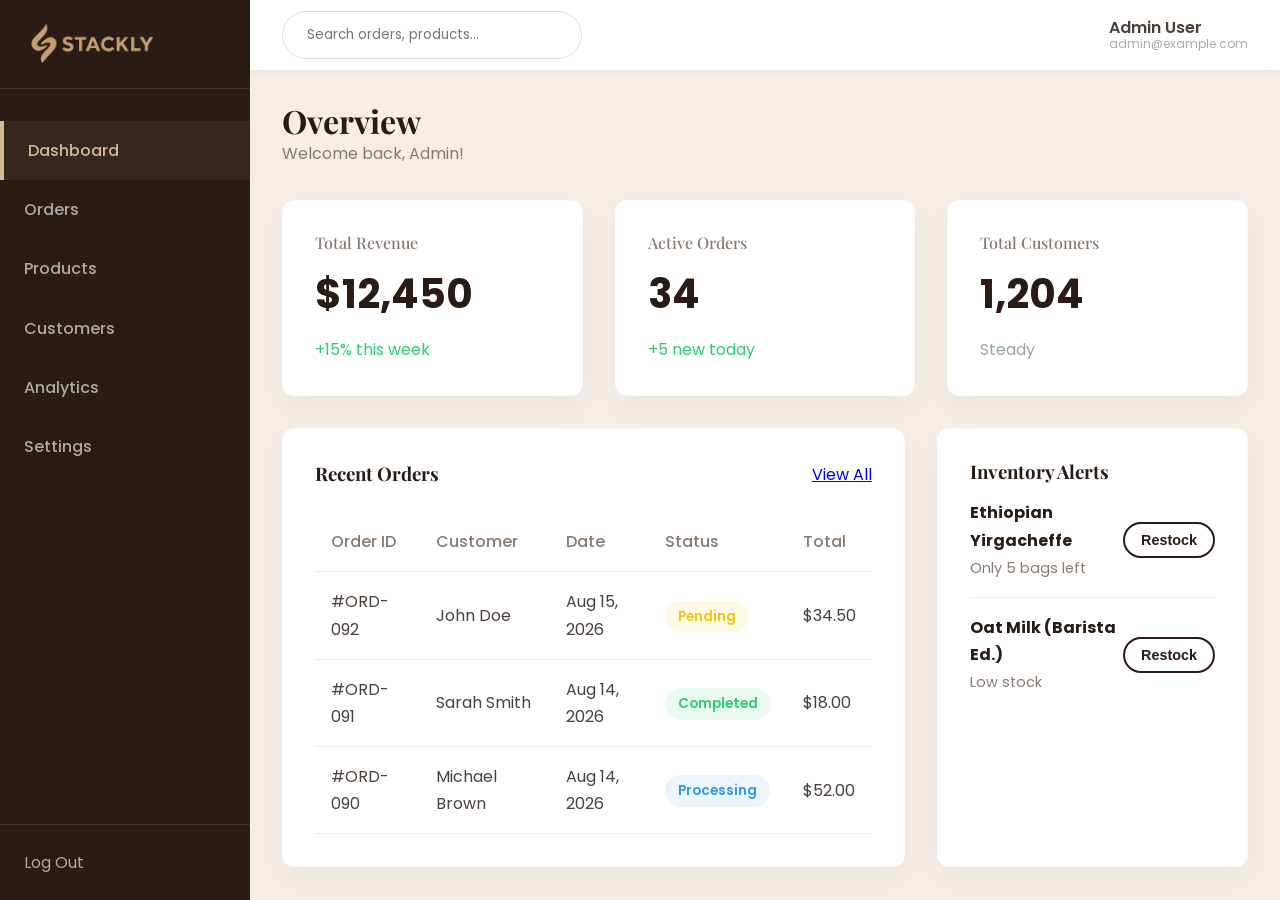
<file: admin-dashboard.html>
<!DOCTYPE html>
<html lang="en">
<head>
    <meta charset="UTF-8">
    <meta name="viewport" content="width=device-width, initial-scale=1.0">
    <title>Admin Dashboard - Coffee Market</title>
    <link rel="preconnect" href="https://fonts.googleapis.com">
    <link rel="preconnect" href="https://fonts.gstatic.com" crossorigin>
    <link href="https://fonts.googleapis.com/css2?family=Playfair\+Display:ital,wght@0,400;0,600;0,700;1,400&family=Poppins:wght@300;400;500;600;700&display=swap" rel="stylesheet">
    <link rel="stylesheet" href="style.css">

    <link rel="stylesheet" href="https://cdnjs.cloudflare.com/ajax/libs/font-awesome/6.4.0/css/all.min.css">
    <!-- AOS CSS -->
    <link href="https://unpkg.com/aos@2.3.1/dist/aos.css" rel="stylesheet">
</head>
<body class="dashboard-body bg-light">

    <div class="dashboard-layout">
        <!-- Sidebar -->
        <aside class="sidebar">
            <a href="index.html" class="logo sidebar-logo" style="display: flex; align-items: center; text-decoration: none;">
                <img src="assets/logo_0019.webp" alt="Coffee Store Logo" style="height: 40px; width: auto;">
            </a>
            <nav class="sidebar-nav">
                <ul>
                    <li><a href="#" data-target="dashboard" class="active">Dashboard</a></li>
                    <li><a href="#" data-target="orders">Orders</a></li>
                    <li><a href="#" data-target="products">Products</a></li>
                    <li><a href="#" data-target="customers">Customers</a></li>
                    <li><a href="#" data-target="analytics">Analytics</a></li>
                    <li><a href="#" data-target="settings">Settings</a></li>
                </ul>
            </nav>
            <div class="sidebar-bottom">
                <a href="login.html" class="logout-btn">Log Out</a>
            </div>
        </aside>

        <!-- Main Content -->
        <main class="dashboard-main">
            <!-- Topbar -->
            <header class="dashboard-header">
                <div class="hamburger dashboard-hamburger">
                    <div class="bar"></div>
                    <div class="bar"></div>
                    <div class="bar"></div>
                </div>
                <div class="search-bar">
                    <input type="text" placeholder="Search orders, products...">
                </div>
                <div class="user-profile" style="display: flex; align-items: center; gap: 0.8rem;">
                    <div class="avatar bg-primary text-white" style="margin-left: 0.5rem;"><i class="fa-solid fa-user-tie"></i></div>
                    <div style="display: flex; flex-direction: column; line-height: 1.2;">
                        <span style="font-weight: 600;">Admin User</span>
                        <span id="user-email-display" style="font-size: 0.75rem; color: #aaa;">admin@example.com</span>
                    </div>
                </div>
            </header>

            <!-- Dashboard Content -->
            <div class="dashboard-content">
                <div id="dashboard" class="dashboard-view">
                <div class="dashboard-title">
                    <h2>Overview</h2>
                    <p>Welcome back, Admin!</p>
                </div>

                <!-- Stat Cards -->
                <div class="stat-cards grid-3">
                    <div data-aos="zoom-in" class="card stat-card">
                        <h4>Total Revenue</h4>
                        <div class="stat-value">$12,450</div>
                        <span class="stat-change positive">+15% this week</span>
                    </div>
                    <div data-aos="zoom-in" class="card stat-card">
                        <h4>Active Orders</h4>
                        <div class="stat-value">34</div>
                        <span class="stat-change positive">+5 new today</span>
                    </div>
                    <div data-aos="zoom-in" class="card stat-card">
                        <h4>Total Customers</h4>
                        <div class="stat-value">1,204</div>
                        <span class="stat-change neutral">Steady</span>
                    </div>
                </div>

                <!-- Main Grid Layout -->
                <div class="dashboard-grid mt-2">
                    <!-- Recent Orders Table -->
                    <div data-aos="zoom-in" class="card table-card">
                        <div data-aos="zoom-in" class="card-header">
                            <h3>Recent Orders</h3>
                            <a href="404.html" class="btn-link">View All</a>
                        </div>
                        <table class="dashboard-table">
                            <thead>
                                <tr>
                                    <th>Order ID</th>
                                    <th>Customer</th>
                                    <th>Date</th>
                                    <th>Status</th>
                                    <th>Total</th>
                                </tr>
                            </thead>
                            <tbody>
                                <tr>
                                    <td>#ORD-092</td>
                                    <td>John Doe</td>
                                    <td>Aug 15, 2026</td>
                                    <td><span class="badge status-pending">Pending</span></td>
                                    <td>$34.50</td>
                                </tr>
                                <tr>
                                    <td>#ORD-091</td>
                                    <td>Sarah Smith</td>
                                    <td>Aug 14, 2026</td>
                                    <td><span class="badge status-completed">Completed</span></td>
                                    <td>$18.00</td>
                                </tr>
                                <tr>
                                    <td>#ORD-090</td>
                                    <td>Michael Brown</td>
                                    <td>Aug 14, 2026</td>
                                    <td><span class="badge status-processing">Processing</span></td>
                                    <td>$52.00</td>
                                </tr>
                            </tbody>
                        </table>
                    </div>

                    <!-- Inventory Alert -->
                    <div data-aos="zoom-in" class="card alert-card">
                        <h3>Inventory Alerts</h3>
                        <ul class="alert-list">
                            <li>
                                <div class="alert-info">
                                    <strong>Ethiopian Yirgacheffe</strong>
                                    <span>Only 5 bags left</span>
                                </div>
                                <button class="btn btn-outline btn-sm">Restock</button>
                            </li>
                            <li>
                                <div class="alert-info">
                                    <strong>Oat Milk (Barista Ed.)</strong>
                                    <span>Low stock</span>
                                </div>
                                <button class="btn btn-outline btn-sm">Restock</button>
                            </li>
                        </ul>
                    </div>
                </div>
            </div>
                
                <div id="orders" class="dashboard-view" style="display: none;">
                    <div class="dashboard-title" style="margin-bottom: 1.5rem; display: flex; justify-content: space-between; align-items: center;">
                        <div>
                            <h2>Orders Management</h2>
                            <p>Track and fulfill customer orders.</p>
                        </div>
                        <button class="btn btn-dark btn-sm">Export Orders</button>
                    </div>

                    <!-- Section 1: New & Pending Orders -->
                    <div data-aos="zoom-in" class="card table-card" style="margin-bottom: 2rem;">
                        <div data-aos="zoom-in" class="card-header">
                            <h3>New & Pending Orders</h3>
                        </div>
                        <table class="dashboard-table">
                            <thead><tr><th>Order ID</th><th>Customer</th><th>Total</th><th>Status</th><th>Action</th></tr></thead>
                            <tbody>
                                <tr><td>#ORD-102</td><td>Alice Smith</td><td>$45.00</td><td><span class="badge" style="background:var(--accent-color); color:white;">Pending</span></td><td><button class="btn btn-outline btn-sm">Fulfill</button></td></tr>
                            </tbody>
                        </table>
                    </div>

                    <!-- Section 2: In Transit -->
                    <div data-aos="zoom-in" class="card table-card" style="margin-bottom: 2rem;">
                        <div data-aos="zoom-in" class="card-header">
                            <h3>In Transit</h3>
                        </div>
                        <table class="dashboard-table">
                            <thead><tr><th>Order ID</th><th>Customer</th><th>Tracking</th><th>Status</th></tr></thead>
                            <tbody>
                                <tr><td>#ORD-099</td><td>Bob Jones</td><td>FedEx 123...</td><td><span class="badge" style="background:#f39c12; color:white;">Shipped</span></td></tr>
                            </tbody>
                        </table>
                    </div>

                    <!-- Section 3: Completed Orders -->
                    <div data-aos="zoom-in" class="card table-card">
                        <div data-aos="zoom-in" class="card-header">
                            <h3>Completed Orders</h3>
                        </div>
                        <table class="dashboard-table">
                            <thead><tr><th>Order ID</th><th>Customer</th><th>Total</th><th>Status</th></tr></thead>
                            <tbody>
                                <tr><td>#ORD-085</td><td>Charlie Brown</td><td>$16.00</td><td><span class="badge status-completed">Delivered</span></td></tr>
                            </tbody>
                        </table>
                    </div>
                </div>
                
                <div id="products" class="dashboard-view" style="display: none;">
                    <div class="dashboard-title" style="margin-bottom: 1.5rem; display: flex; justify-content: space-between; align-items: center;">
                        <div>
                            <h2>Products Catalog</h2>
                            <p>Manage your inventory and product listings.</p>
                        </div>
                        <button class="btn btn-dark btn-sm">+ Add Product</button>
                    </div>

                    <!-- Section 1: Coffee Beans -->
                    <div data-aos="zoom-in" class="card table-card" style="margin-bottom: 2rem;">
                        <div data-aos="zoom-in" class="card-header">
                            <h3>Coffee Beans</h3>
                        </div>
                        <table class="dashboard-table">
                            <thead><tr><th>Product Name</th><th>Stock</th><th>Price</th><th>Action</th></tr></thead>
                            <tbody>
                                <tr><td>Ethiopian Yirgacheffe</td><td>45 bags</td><td>$19.50</td><td><button class="btn btn-outline btn-sm">Edit</button></td></tr>
                            </tbody>
                        </table>
                    </div>

                    <!-- Section 2: Accessories -->
                    <div data-aos="zoom-in" class="card table-card" style="margin-bottom: 2rem;">
                        <div data-aos="zoom-in" class="card-header">
                            <h3>Accessories & Merch</h3>
                        </div>
                        <table class="dashboard-table">
                            <thead><tr><th>Product Name</th><th>Stock</th><th>Price</th><th>Action</th></tr></thead>
                            <tbody>
                                <tr><td>Ceramic Pour-Over</td><td>12 units</td><td>$24.00</td><td><button class="btn btn-outline btn-sm">Edit</button></td></tr>
                            </tbody>
                        </table>
                    </div>

                    <!-- Section 3: Out of Stock -->
                    <div data-aos="zoom-in" class="card table-card">
                        <div data-aos="zoom-in" class="card-header">
                            <h3>Out of Stock / Drafts</h3>
                        </div>
                        <table class="dashboard-table">
                            <thead><tr><th>Product Name</th><th>Status</th><th>Action</th></tr></thead>
                            <tbody>
                                <tr><td>Winter Holiday Blend</td><td><span class="badge" style="background:#555; color:white;">Out of Stock</span></td><td><button class="btn btn-outline btn-sm">Restock</button></td></tr>
                            </tbody>
                        </table>
                    </div>
                </div>
                
                <div id="customers" class="dashboard-view" style="display: none;">
                    <div class="dashboard-title" style="margin-bottom: 1.5rem; display: flex; justify-content: space-between; align-items: center;">
                        <div>
                            <h2>Customer Directory</h2>
                            <p>View and manage customer accounts.</p>
                        </div>
                        <button class="btn btn-dark btn-sm">Export List</button>
                    </div>

                    <!-- Section 1: Top Customers -->
                    <div data-aos="zoom-in" class="card table-card" style="margin-bottom: 2rem;">
                        <div data-aos="zoom-in" class="card-header">
                            <h3>Top Customers</h3>
                        </div>
                        <table class="dashboard-table">
                            <thead><tr><th>Name</th><th>Email</th><th>Total Spent</th><th>Action</th></tr></thead>
                            <tbody>
                                <tr><td>Alice Smith</td><td>alice@example.com</td><td>$450.00</td><td><button class="btn btn-outline btn-sm">View Profile</button></td></tr>
                            </tbody>
                        </table>
                    </div>

                    <!-- Section 2: New Registrations -->
                    <div data-aos="zoom-in" class="card table-card" style="margin-bottom: 2rem;">
                        <div data-aos="zoom-in" class="card-header">
                            <h3>New Registrations (This Week)</h3>
                        </div>
                        <table class="dashboard-table">
                            <thead><tr><th>Name</th><th>Email</th><th>Joined</th><th>Action</th></tr></thead>
                            <tbody>
                                <tr><td>Bob Jones</td><td>bob@example.com</td><td>Aug 16, 2026</td><td><button class="btn btn-outline btn-sm">View Profile</button></td></tr>
                            </tbody>
                        </table>
                    </div>

                    <!-- Section 3: Subscribers -->
                    <div data-aos="zoom-in" class="card table-card">
                        <div data-aos="zoom-in" class="card-header">
                            <h3>Coffee Club Subscribers</h3>
                        </div>
                        <table class="dashboard-table">
                            <thead><tr><th>Name</th><th>Plan</th><th>Status</th><th>Action</th></tr></thead>
                            <tbody>
                                <tr><td>Charlie Brown</td><td>2 Bags / Month</td><td><span class="badge status-completed">Active</span></td><td><button class="btn btn-outline btn-sm">Manage</button></td></tr>
                            </tbody>
                        </table>
                    </div>
                </div>
                
                <div id="analytics" class="dashboard-view" style="display: none;">
                    <div class="dashboard-title" style="margin-bottom: 1.5rem; display: flex; justify-content: space-between; align-items: center;">
                        <div>
                            <h2>Analytics & Reports</h2>
                            <p>Monitor your store's performance.</p>
                        </div>
                        <button class="btn btn-dark btn-sm">Download Report</button>
                    </div>

                    <!-- Section 1: Sales Overview -->
                    <div data-aos="zoom-in" class="card table-card" style="margin-bottom: 2rem;">
                        <div data-aos="zoom-in" class="card-header">
                            <h3>Sales Overview</h3>
                        </div>
                        <div style="padding: 1.5rem; display: flex; justify-content: space-around; text-align: center;">
                            <div>
                                <h4 style="font-size: 2rem; color: var(--accent-color); margin-bottom: 0.5rem;">$12,450</h4>
                                <p style="color: #bbb;">Total Revenue (This Month)</p>
                            </div>
                            <div>
                                <h4 style="font-size: 2rem; color: var(--accent-color); margin-bottom: 0.5rem;">342</h4>
                                <p style="color: #bbb;">Orders Received</p>
                            </div>
                        </div>
                    </div>

                    <!-- Section 2: Traffic -->
                    <div data-aos="zoom-in" class="card table-card" style="margin-bottom: 2rem;">
                        <div data-aos="zoom-in" class="card-header">
                            <h3>Store Traffic</h3>
                        </div>
                        <div style="padding: 1.5rem; display: flex; justify-content: space-around; text-align: center;">
                            <div>
                                <h4 style="font-size: 2rem; color: white; margin-bottom: 0.5rem;">5,204</h4>
                                <p style="color: #bbb; margin-bottom: 1rem;">Unique Visitors</p>
                                <img src="assets/visitors_chart.webp" alt="Visitors Chart" style="width: 100%; max-width: 150px; border-radius: 8px; opacity: 0.9; box-shadow: 0 4px 15px rgba(0,0,0,0.5);">
                            </div>
                            <div>
                                <h4 style="font-size: 2rem; color: white; margin-bottom: 0.5rem;">4.2%</h4>
                                <p style="color: #bbb; margin-bottom: 1rem;">Conversion Rate</p>
                                <img src="assets/conversion_chart.webp" alt="Conversion Chart" style="width: 100%; max-width: 150px; border-radius: 8px; opacity: 0.9; box-shadow: 0 4px 15px rgba(0,0,0,0.5);">
                            </div>
                        </div>
                    </div>

                    <!-- Section 3: Popular Products -->
                    <div data-aos="zoom-in" class="card table-card">
                        <div data-aos="zoom-in" class="card-header">
                            <h3>Top Selling Products</h3>
                        </div>
                        <table class="dashboard-table">
                            <thead><tr><th>Product Name</th><th>Units Sold</th><th>Revenue generated</th></tr></thead>
                            <tbody>
                                <tr><td>Ethiopian Yirgacheffe</td><td>124</td><td>$2,418.00</td></tr>
                                <tr><td>House Blend Decaf</td><td>89</td><td>$1,424.00</td></tr>
                            </tbody>
                        </table>
                    </div>
                </div>
                
                <div id="settings" class="dashboard-view" style="display: none;">
                    <div class="dashboard-title" style="margin-bottom: 1.5rem; display: flex; justify-content: space-between; align-items: center;">
                        <div>
                            <h2>Store Settings</h2>
                            <p>Configure your storefront preferences.</p>
                        </div>
                        <button class="btn btn-dark btn-sm">Save Changes</button>
                    </div>

                    <!-- Section 1: Store Details -->
                    <div data-aos="zoom-in" class="card table-card" style="margin-bottom: 2rem;">
                        <div data-aos="zoom-in" class="card-header">
                            <h3>Store Details</h3>
                        </div>
                        <div style="padding: 1.5rem;">
                            <div class="input-group" style="margin-bottom: 1rem;">
                                <input type="text" value="Coffee Store" required>
                                <label>Store Name</label>
                            </div>
                            <div class="input-group">
                                <input type="email" value="admin@coffeestore.com" required>
                                <label>Support Email</label>
                            </div>
                        </div>
                    </div>

                    <!-- Section 2: Payment Gateways -->
                    <div data-aos="zoom-in" class="card table-card" style="margin-bottom: 2rem;">
                        <div data-aos="zoom-in" class="card-header">
                            <h3>Payment Gateways</h3>
                        </div>
                        <div style="padding: 1.5rem;">
                            <div style="display: flex; justify-content: space-between; border-bottom: 1px solid rgba(255,255,255,0.1); padding-bottom: 1rem; margin-bottom: 1rem;">
                                <div><h4 style="margin-bottom:0.2rem;">Stripe</h4><p style="color: #bbb; font-size: 0.9rem;">Credit card processing</p></div>
                                <button class="btn btn-outline btn-sm">Connected</button>
                            </div>
                            <div style="display: flex; justify-content: space-between;">
                                <div><h4 style="margin-bottom:0.2rem;">PayPal</h4><p style="color: #bbb; font-size: 0.9rem;">Express checkout</p></div>
                                <button class="btn btn-dark btn-sm">Connect</button>
                            </div>
                        </div>
                    </div>

                    <!-- Section 3: Shipping & Taxes -->
                    <div data-aos="zoom-in" class="card table-card">
                        <div data-aos="zoom-in" class="card-header">
                            <h3>Shipping & Taxes</h3>
                        </div>
                        <div style="padding: 1.5rem;">
                            <div style="display: flex; justify-content: space-between; border-bottom: 1px solid rgba(255,255,255,0.1); padding-bottom: 1rem; margin-bottom: 1rem;">
                                <div><h4 style="margin-bottom:0.2rem;">Flat Rate Shipping</h4><p style="color: #bbb; font-size: 0.9rem;">$5.00 domestic</p></div>
                                <button class="btn btn-outline btn-sm">Edit</button>
                            </div>
                            <div style="display: flex; justify-content: space-between;">
                                <div><h4 style="margin-bottom:0.2rem;">Tax Collection</h4><p style="color: #bbb; font-size: 0.9rem;">Enabled for WA State (10%)</p></div>
                                <button class="btn btn-outline btn-sm">Edit</button>
                            </div>
                        </div>
                    </div>
                </div>
            </div>
        </main>
    </div>


<script>
    document.addEventListener("DOMContentLoaded", () => {
        const links = document.querySelectorAll(".sidebar-nav a");
        const views = document.querySelectorAll(".dashboard-view");

        links.forEach(link => {
            link.addEventListener("click", (e) => {
                e.preventDefault();
                const targetId = link.getAttribute("data-target");
                if (!targetId) return;

                links.forEach(l => l.classList.remove("active"));
                link.classList.add("active");

                views.forEach(view => {
                    if (view.id === targetId) {
                        view.style.display = "block";
                    } else {
                        view.style.display = "none";
                    }
                });
            });
        });
    });
</script>
<!-- AOS JS -->
    <script src="https://unpkg.com/aos@2.3.1/dist/aos.js"></script>
    <script src="script.js"></script>
</body>
</html>
</file>
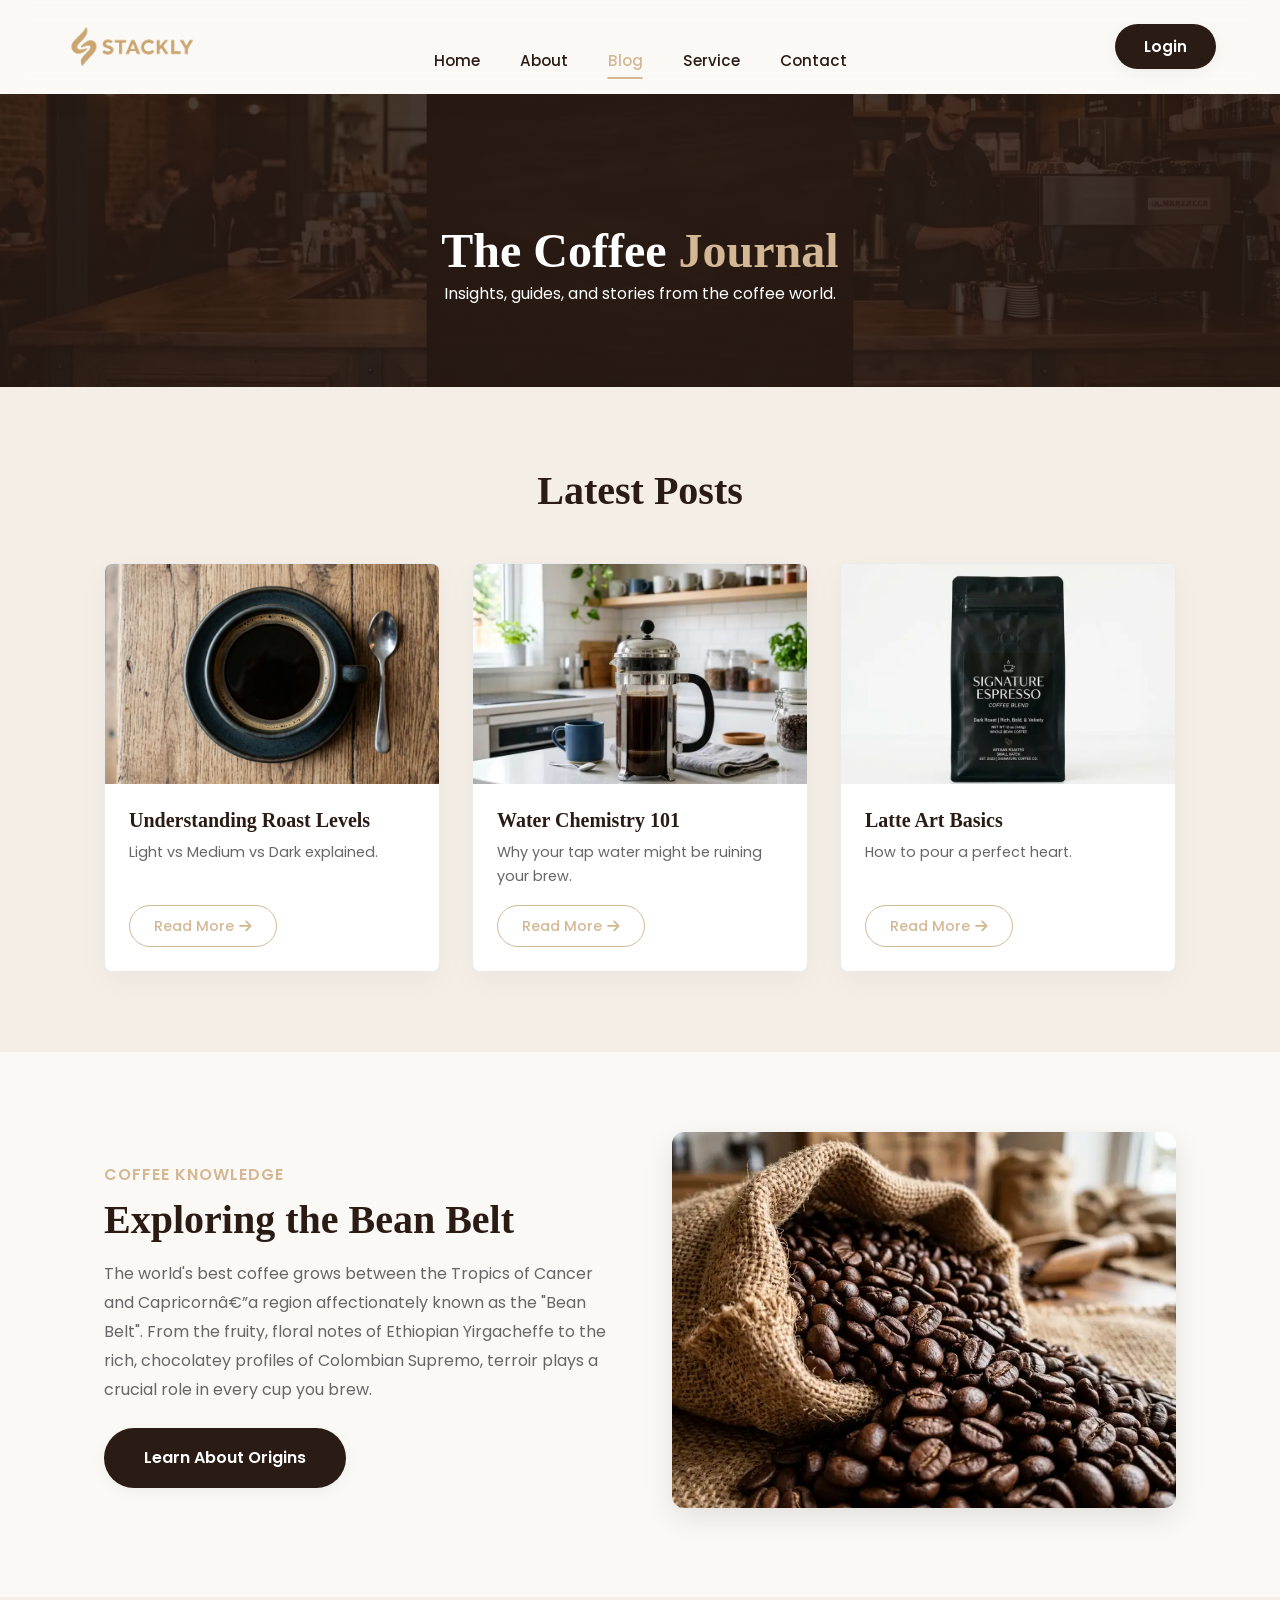
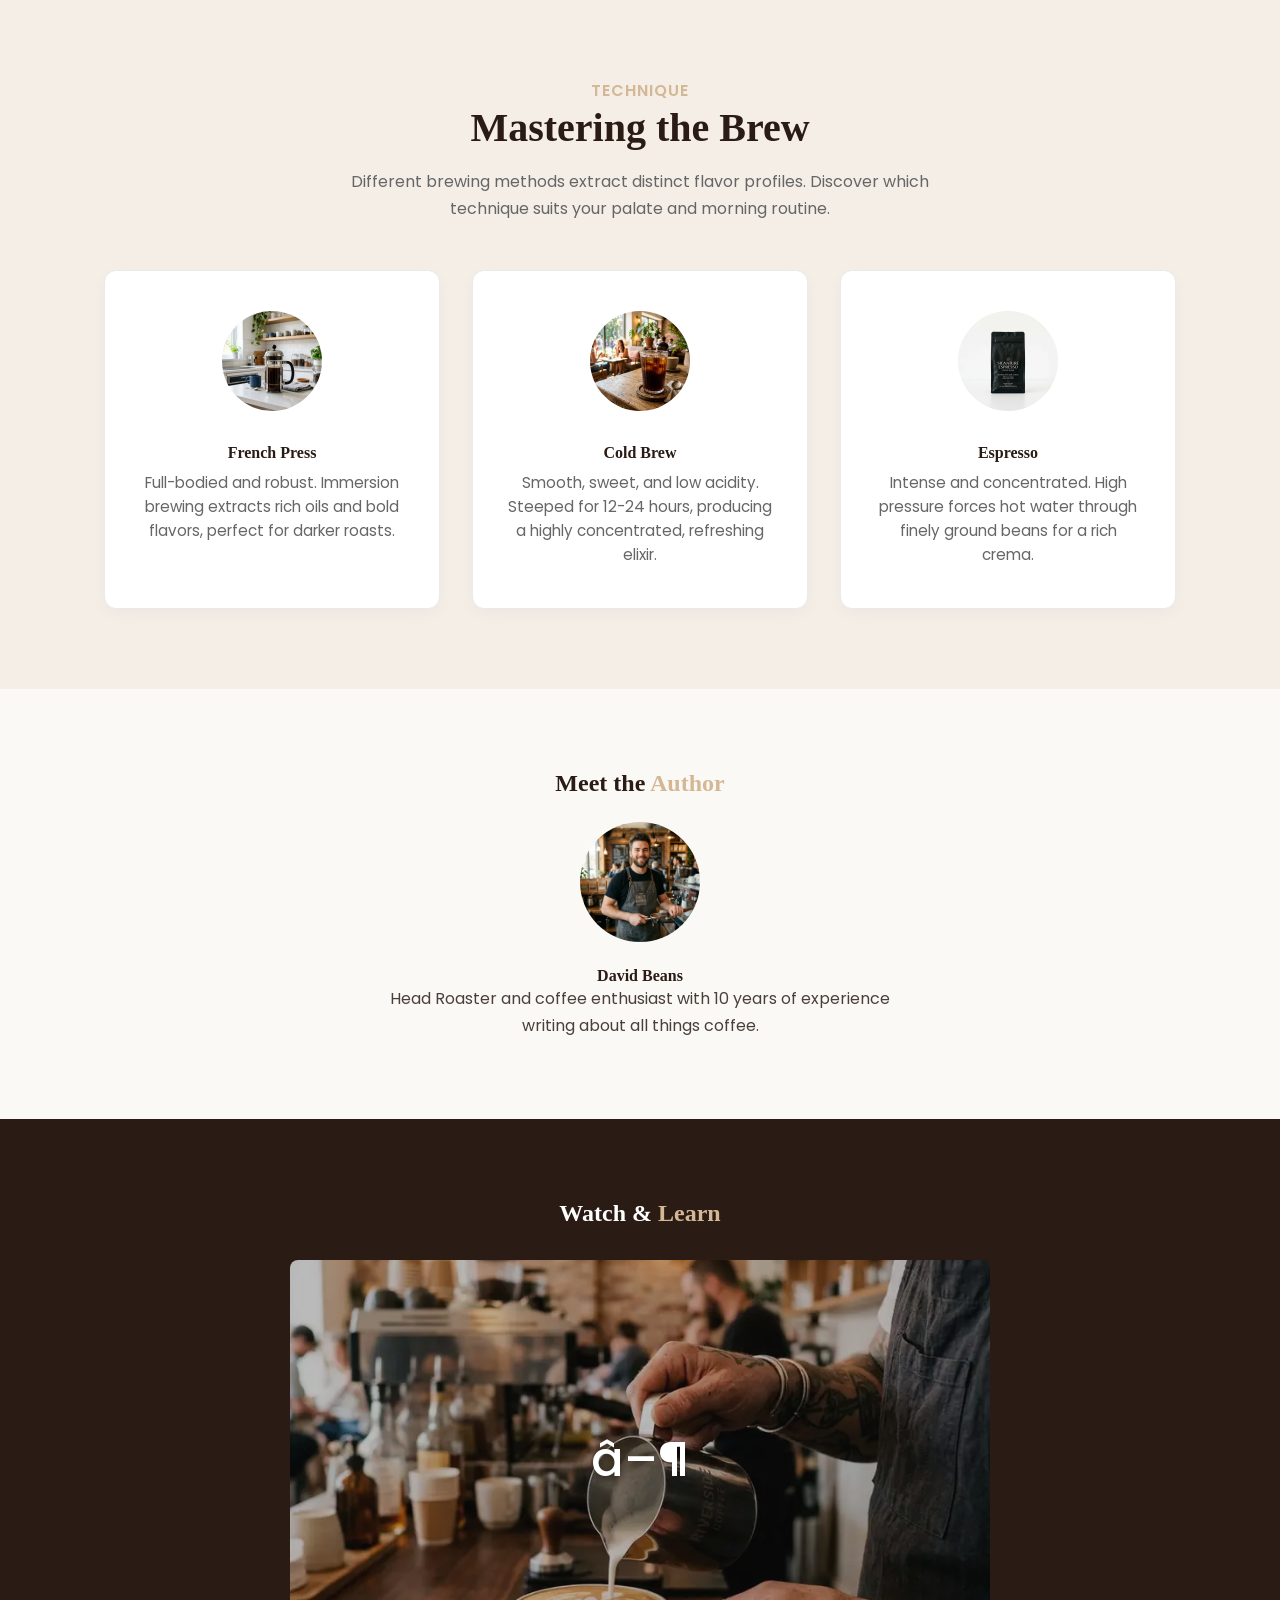
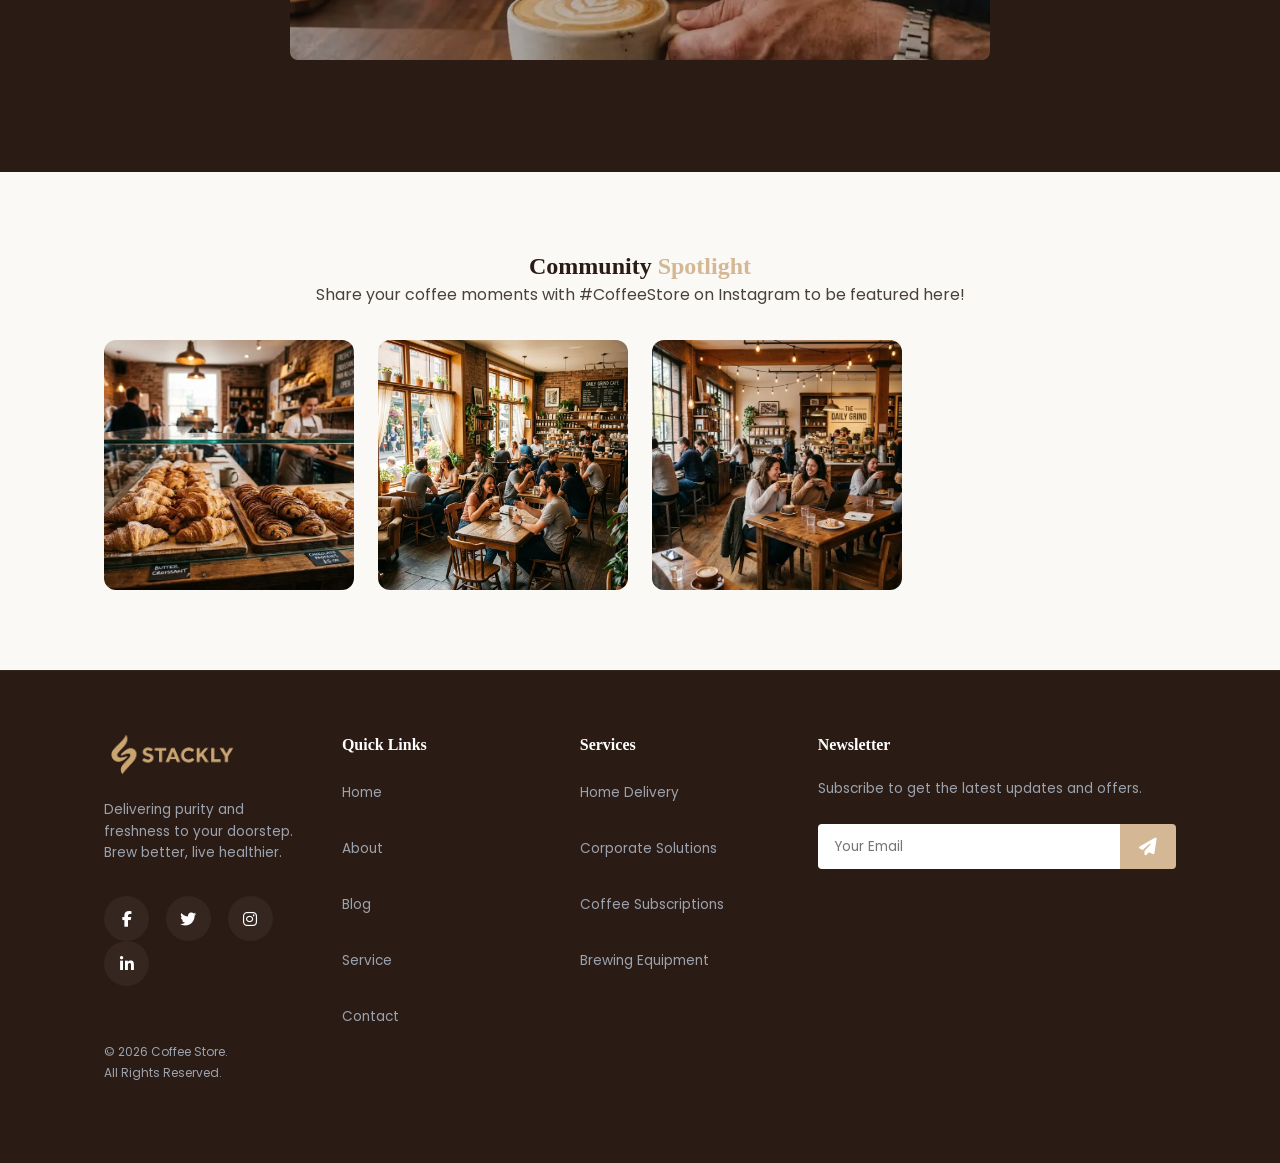
<file: blog.html>
<!DOCTYPE html>
<html lang="en">
<head>
    <meta charset="UTF-8">
    <meta name="viewport" content="width=device-width, initial-scale=1.0">
    <title>Blog - Coffee Market</title>
    <link rel="preconnect" href="https://fonts.googleapis.com">
    <link rel="preconnect" href="https://fonts.gstatic.com" crossorigin>
    <link href="https://fonts.googleapis.com/css2?family=Poppins:wght@300;400;500;600;700;800&display=swap" rel="stylesheet">
    <link rel="stylesheet" href="style.css">

    <link rel="stylesheet" href="https://cdnjs.cloudflare.com/ajax/libs/font-awesome/6.4.0/css/all.min.css">
    <!-- AOS CSS -->
    <link href="https://unpkg.com/aos@2.3.1/dist/aos.css" rel="stylesheet">
</head>
<body>
    <header class="navbar">
        <a href="index.html" class="logo" style="display: flex; align-items: center; text-decoration: none;"><img src="assets/logo_0019.webp" alt="Coffee Store" style="height: 40px; width: auto; filter: brightness(0) saturate(100%) invert(80%) sepia(26%) saturate(674%) hue-rotate(345deg) brightness(85%) contrast(85%);"></a>
        <nav>
            <ul class="nav-links">
                <li><a href="index.html">Home</a></li>
                <li><a href="about.html">About</a></li>
                <li><a href="blog.html" class="active">Blog</a></li>
                <li><a href="service.html">Service</a></li>
                <li><a href="contact.html">Contact</a></li>
                </ul>
        </nav>
        <div class="nav-right" style="display: flex; align-items: center; gap: 1.5rem;">
            <a href="login.html" class="login-btn">Login</a>
            <div class="hamburger">
                <span class="bar"></span>
                <span class="bar"></span>
                <span class="bar"></span>
            </div>
        </div>
    </header>

    <!-- 1. Page Header -->
    <section data-aos="fade-up" class="page-header bg-dark text-white">
        <div class="container text-center">
            <h1 style="color: white; font-size: 3rem;">The Coffee <span class="highlight">Journal</span></h1>
            <p>Insights, guides, and stories from the coffee world.</p>
        </div>
    </section>



    <!-- 3. Latest Posts -->
    <section data-aos="fade-up" class="section bg-light">
        <div class="container">
            <div class="section-title text-center">
                <h2 style="color: var(--primary-color);">Latest Posts</h2>
            </div>
            <div class="grid-3">
                <div data-aos="zoom-in" class="card blog-card" style="border-radius: 8px; overflow: hidden; background: white; border: 1px solid #eaeaea;">
                    <img src="assets/understanding_roast.webp" alt="Understanding Roast Levels" style="width: 100%; height: 220px; object-fit: cover;">
                    <div data-aos="zoom-in" class="card-content" style="padding: 1.5rem;">
                        <h4 style="margin-bottom: 0.5rem;">Understanding Roast Levels</h4>
                        <p style="color: #666; font-size: 0.9rem; margin-bottom: 1rem;">Light vs Medium vs Dark explained.</p>
                        <a href="404.html" class="btn btn-outline-accent read-more">Read More <i class="fa-solid fa-arrow-right" style="margin-left: 0.3rem;"></i></a>
                    </div>
                </div>
                <div data-aos="zoom-in" class="card blog-card" style="border-radius: 8px; overflow: hidden; background: white; border: 1px solid #eaeaea;">
                    <img src="assets/french_press.webp" alt="Water Chemistry 101" style="width: 100%; height: 220px; object-fit: cover;">
                    <div data-aos="zoom-in" class="card-content" style="padding: 1.5rem;">
                        <h4 style="margin-bottom: 0.5rem;">Water Chemistry 101</h4>
                        <p style="color: #666; font-size: 0.9rem; margin-bottom: 1rem;">Why your tap water might be ruining your brew.</p>
                        <a href="404.html" class="btn btn-outline-accent read-more">Read More <i class="fa-solid fa-arrow-right" style="margin-left: 0.3rem;"></i></a>
                    </div>
                </div>
                <div data-aos="zoom-in" class="card blog-card" style="border-radius: 8px; overflow: hidden; background: white; border: 1px solid #eaeaea;">
                    <img src="assets/espresso.webp" alt="Latte Art Basics" style="width: 100%; height: 220px; object-fit: cover;">
                    <div data-aos="zoom-in" class="card-content" style="padding: 1.5rem;">
                        <h4 style="margin-bottom: 0.5rem;">Latte Art Basics</h4>
                        <p style="color: #666; font-size: 0.9rem; margin-bottom: 1rem;">How to pour a perfect heart.</p>
                        <a href="404.html" class="btn btn-outline-accent read-more">Read More <i class="fa-solid fa-arrow-right" style="margin-left: 0.3rem;"></i></a>
                    </div>
                </div>
            </div>
        </div>
    </section>

    <!-- 4. Coffee Origins -->
    <section data-aos="fade-up" class="section">
        <div class="container">
            <div style="display: flex; gap: 4rem; align-items: center; flex-wrap: wrap;">
                <div style="flex: 1; min-width: 300px;">
                    <span style="color: var(--accent-color); font-weight: 600; text-transform: uppercase; letter-spacing: 1px;">Coffee Knowledge</span>
                    <h2 style="font-size: 2.5rem; margin-top: 0.5rem; color: var(--primary-color);">Exploring the Bean Belt</h2>
                    <p style="color: #666; line-height: 1.8; margin-top: 1rem;">The world's best coffee grows between the Tropics of Cancer and Capricornâ€”a region affectionately known as the "Bean Belt". From the fruity, floral notes of Ethiopian Yirgacheffe to the rich, chocolatey profiles of Colombian Supremo, terroir plays a crucial role in every cup you brew.</p>
                    <a href="404.html" class="btn btn-dark" style="margin-top: 1.5rem; border-radius: 30px;">Learn About Origins</a>
                </div>
                <div style="flex: 1; min-width: 300px;">
                    <img src="assets/coffee_beans_gallery.webp" alt="Coffee Beans Gallery" style="width: 100%; border-radius: 12px; box-shadow: 0 10px 30px rgba(0,0,0,0.1);">
                </div>
            </div>
        </div>
    </section>

    <!-- 5. Brewing Guide -->
    <section data-aos="fade-up" class="section bg-light">
        <div class="container">
            <div class="section-title text-center">
                <span style="color: var(--accent-color); font-weight: 600; text-transform: uppercase; letter-spacing: 1px;">Technique</span>
                <h2 style="color: var(--primary-color);">Mastering the Brew</h2>
                <p style="max-width: 600px; margin: 1rem auto; color: #666;">Different brewing methods extract distinct flavor profiles. Discover which technique suits your palate and morning routine.</p>
            </div>
            <div class="grid-3">
                <div style="background: white; padding: 2.5rem 2rem; border-radius: 12px; text-align: center; border: 1px solid #eaeaea; box-shadow: 0 5px 15px rgba(0,0,0,0.03);">
                    <img src="assets/french_press.webp" alt="French Press" style="width: 100px; height: 100px; border-radius: 50%; object-fit: cover; margin-bottom: 1.5rem;">
                    <h4 style="margin-bottom: 0.5rem;">French Press</h4>
                    <p style="font-size: 0.95rem; color: #666; line-height: 1.6;">Full-bodied and robust. Immersion brewing extracts rich oils and bold flavors, perfect for darker roasts.</p>
                </div>
                <div style="background: white; padding: 2.5rem 2rem; border-radius: 12px; text-align: center; border: 1px solid #eaeaea; box-shadow: 0 5px 15px rgba(0,0,0,0.03);">
                    <img src="assets/cold_brew.webp" alt="Cold Brew" style="width: 100px; height: 100px; border-radius: 50%; object-fit: cover; margin-bottom: 1.5rem;">
                    <h4 style="margin-bottom: 0.5rem;">Cold Brew</h4>
                    <p style="font-size: 0.95rem; color: #666; line-height: 1.6;">Smooth, sweet, and low acidity. Steeped for 12-24 hours, producing a highly concentrated, refreshing elixir.</p>
                </div>
                <div style="background: white; padding: 2.5rem 2rem; border-radius: 12px; text-align: center; border: 1px solid #eaeaea; box-shadow: 0 5px 15px rgba(0,0,0,0.03);">
                    <img src="assets/espresso.webp" alt="Espresso" style="width: 100px; height: 100px; border-radius: 50%; object-fit: cover; margin-bottom: 1.5rem;">
                    <h4 style="margin-bottom: 0.5rem;">Espresso</h4>
                    <p style="font-size: 0.95rem; color: #666; line-height: 1.6;">Intense and concentrated. High pressure forces hot water through finely ground beans for a rich crema.</p>
                </div>
            </div>
        </div>
    </section>

    <!-- 6. Author Spotlight -->
    <section data-aos="fade-up" class="section">
        <div class="container text-center">
            <h2>Meet the <span class="highlight">Author</span></h2>
            <img src="assets/david_beans.webp" alt="David Beans" class="team-img" style="border-radius: 50%; height: 120px; width: 120px; margin: 1.5rem auto; object-fit: cover; display: block;">
            <h4>David Beans</h4>
            <p style="max-width: 500px; margin: 0 auto;">Head Roaster and coffee enthusiast with 10 years of experience writing about all things coffee.</p>
        </div>
    </section>

    <!-- 7. Video Content -->
    <section data-aos="fade-up" class="section bg-dark text-white text-center">
        <div class="container">
            <h2 style="color: white;">Watch & <span class="highlight">Learn</span></h2>
            <div onclick="window.location.href='404.html'" class="placeholder-img" style="cursor: pointer; position: relative; height: 400px; max-width: 700px; margin: 2rem auto; border-radius: 8px; overflow: hidden; display: flex; align-items: center; justify-content: center; background: #1a1a1a;">
                <img src="assets/video_thumbnail.webp" alt="Watch and Learn Video" style="position: absolute; top: 0; left: 0; width: 100%; height: 100%; object-fit: cover; opacity: 0.7;">
                <span style="font-size: 3rem; color: white; position: relative; z-index: 1; text-shadow: 0 2px 10px rgba(0,0,0,0.5);">â–¶</span>
            </div>
        </div>
    </section>


    <!-- 9. Community Spotlight -->
    <section data-aos="fade-up" class="section">
        <div class="container text-center">
            <h2>Community <span class="highlight">Spotlight</span></h2>
            <p>Share your coffee moments with #CoffeeStore on Instagram to be featured here!</p>
            <div class="gallery-grid mt-2">
                <img src="assets/pastries.webp" alt="IG Post 1" class="gallery-item" style="object-fit: cover; width: 100%;">
                <img src="assets/cafe_patrons.webp" alt="IG Post 2" class="gallery-item" style="object-fit: cover; width: 100%;">
                <img src="assets/shop_interior.webp" alt="IG Post 3" class="gallery-item" style="object-fit: cover; width: 100%;">
            </div>
        </div>
    </section>

    <!-- Footer -->
            <footer class="footer" style="background-color: var(--primary-color); padding: 4rem 0 2rem; color: #fff;">
        <div class="container">
            <div class="footer-grid">
                <!-- Column 1 -->
                <div class="footer-col" style="display: flex; flex-direction: column; gap: 1.5rem;">
                    <a href="index.html" class="logo" style="display: flex; align-items: center; text-decoration: none;">
                        <img src="assets/logo_0019.webp" alt="Coffee Store" style="height: 40px; width: auto; filter: brightness(0) saturate(100%) invert(80%) sepia(26%) saturate(674%) hue-rotate(345deg) brightness(85%) contrast(85%);">
                        
                    </a>
                    <p style="color: #9ca3af; font-size: 0.85rem; line-height: 1.6; max-width: 250px;">
                        Delivering purity and freshness to your doorstep. Brew better, live healthier.
                    </p>
                    <div class="social-icons" style="margin-top: 0.5rem;">
                        <a href="404.html"><i class="fa-brands fa-facebook-f"></i></a>
                        <a href="404.html"><i class="fa-brands fa-twitter"></i></a>
                        <a href="404.html"><i class="fa-brands fa-instagram"></i></a>
                        <a href="404.html"><i class="fa-brands fa-linkedin-in"></i></a>
                    </div>
                    <div style="color: #9ca3af; font-size: 0.75rem; margin-top: 2rem;">
                        &copy; 2026 Coffee Store.<br>All Rights Reserved.
                    </div>
                </div>

                <!-- Column 2 -->
                <div class="footer-col">
                    <h4 style="color: white; font-size: 1rem; margin-bottom: 1.5rem; font-weight: 600;">Quick Links</h4>
                    <ul style="list-style: none; padding: 0; display: flex; flex-direction: column; gap: 0.8rem;">
                        <li><a href="index.html" style="color: #9ca3af; text-decoration: none; font-size: 0.85rem; transition: color 0.3s;" onmouseover="this.style.color='var(--accent-color)'" onmouseout="this.style.color='#9ca3af'">Home</a></li>
                        <li><a href="about.html" style="color: #9ca3af; text-decoration: none; font-size: 0.85rem; transition: color 0.3s;" onmouseover="this.style.color='var(--accent-color)'" onmouseout="this.style.color='#9ca3af'">About</a></li>
                        <li><a href="blog.html" style="color: #9ca3af; text-decoration: none; font-size: 0.85rem; transition: color 0.3s;" onmouseover="this.style.color='var(--accent-color)'" onmouseout="this.style.color='#9ca3af'">Blog</a></li>
                        <li><a href="service.html" style="color: #9ca3af; text-decoration: none; font-size: 0.85rem; transition: color 0.3s;" onmouseover="this.style.color='var(--accent-color)'" onmouseout="this.style.color='#9ca3af'">Service</a></li>
                        <li><a href="contact.html" style="color: #9ca3af; text-decoration: none; font-size: 0.85rem; transition: color 0.3s;" onmouseover="this.style.color='var(--accent-color)'" onmouseout="this.style.color='#9ca3af'">Contact</a></li>
                    </ul>
                </div>

                <!-- Column 3 -->
                <div class="footer-col">
                    <h4 style="color: white; font-size: 1rem; margin-bottom: 1.5rem; font-weight: 600;">Services</h4>
                    <ul style="list-style: none; padding: 0; display: flex; flex-direction: column; gap: 0.8rem;">
                        <li><a href="404.html" style="color: #9ca3af; text-decoration: none; font-size: 0.85rem; transition: color 0.3s;" onmouseover="this.style.color='var(--accent-color)'" onmouseout="this.style.color='#9ca3af'">Home Delivery</a></li>
                        <li><a href="404.html" style="color: #9ca3af; text-decoration: none; font-size: 0.85rem; transition: color 0.3s;" onmouseover="this.style.color='var(--accent-color)'" onmouseout="this.style.color='#9ca3af'">Corporate Solutions</a></li>
                        <li><a href="404.html" style="color: #9ca3af; text-decoration: none; font-size: 0.85rem; transition: color 0.3s;" onmouseover="this.style.color='var(--accent-color)'" onmouseout="this.style.color='#9ca3af'">Coffee Subscriptions</a></li>
                        <li><a href="404.html" style="color: #9ca3af; text-decoration: none; font-size: 0.85rem; transition: color 0.3s;" onmouseover="this.style.color='var(--accent-color)'" onmouseout="this.style.color='#9ca3af'">Brewing Equipment</a></li>
                    </ul>
                </div>

                <!-- Column 4 -->
                <div class="footer-col">
                    <h4 style="color: white; font-size: 1rem; margin-bottom: 1.5rem; font-weight: 600;">Newsletter</h4>
                    <p style="color: #9ca3af; font-size: 0.85rem; line-height: 1.6; margin-bottom: 1.5rem;">
                        Subscribe to get the latest updates and offers.
                    </p>
                    <form style="display: flex; width: 100%;" onsubmit="event.preventDefault(); window.location.href='404.html';">
                        <input type="email" placeholder="Your Email" style="flex: 1; padding: 0.8rem 1rem; border: none; border-radius: 4px 0 0 4px; outline: none; font-family: var(--font-family); font-size: 0.85rem;" required>
                        <button type="submit" style="background: var(--accent-color); border: none; padding: 0 1.2rem; border-radius: 0 4px 4px 0; color: white; cursor: pointer; display: flex; align-items: center; justify-content: center; transition: background 0.3s;" onmouseover="this.style.background='var(--accent-color-hover)'" onmouseout="this.style.background='var(--accent-color)'">
                            <i class="fa-solid fa-paper-plane" style="font-size: 1.1rem;"></i>
                        </button>
                    </form>
                </div>
            </div>
        </div>
    </footer>

    <!-- AOS JS -->
    <script src="https://unpkg.com/aos@2.3.1/dist/aos.js"></script>
    <script src="script.js"></script>
</body>
</html>
</file>
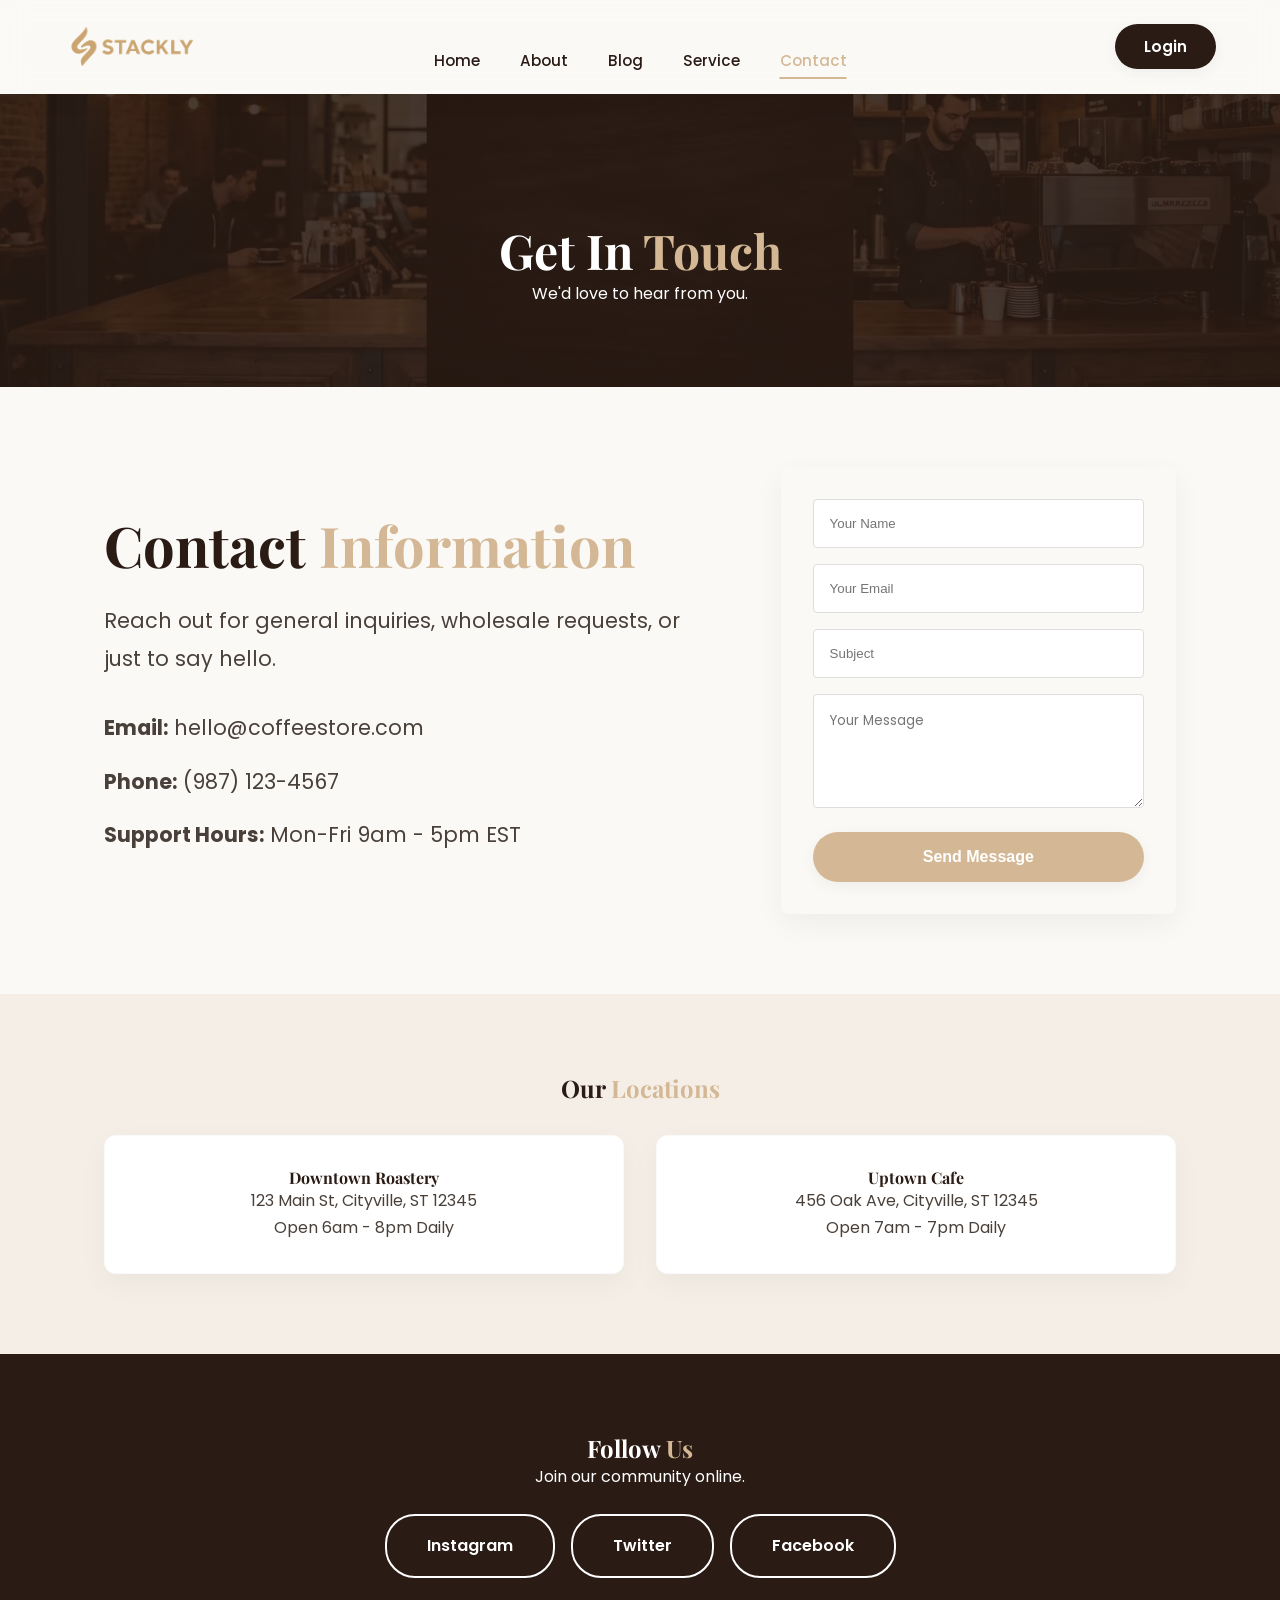
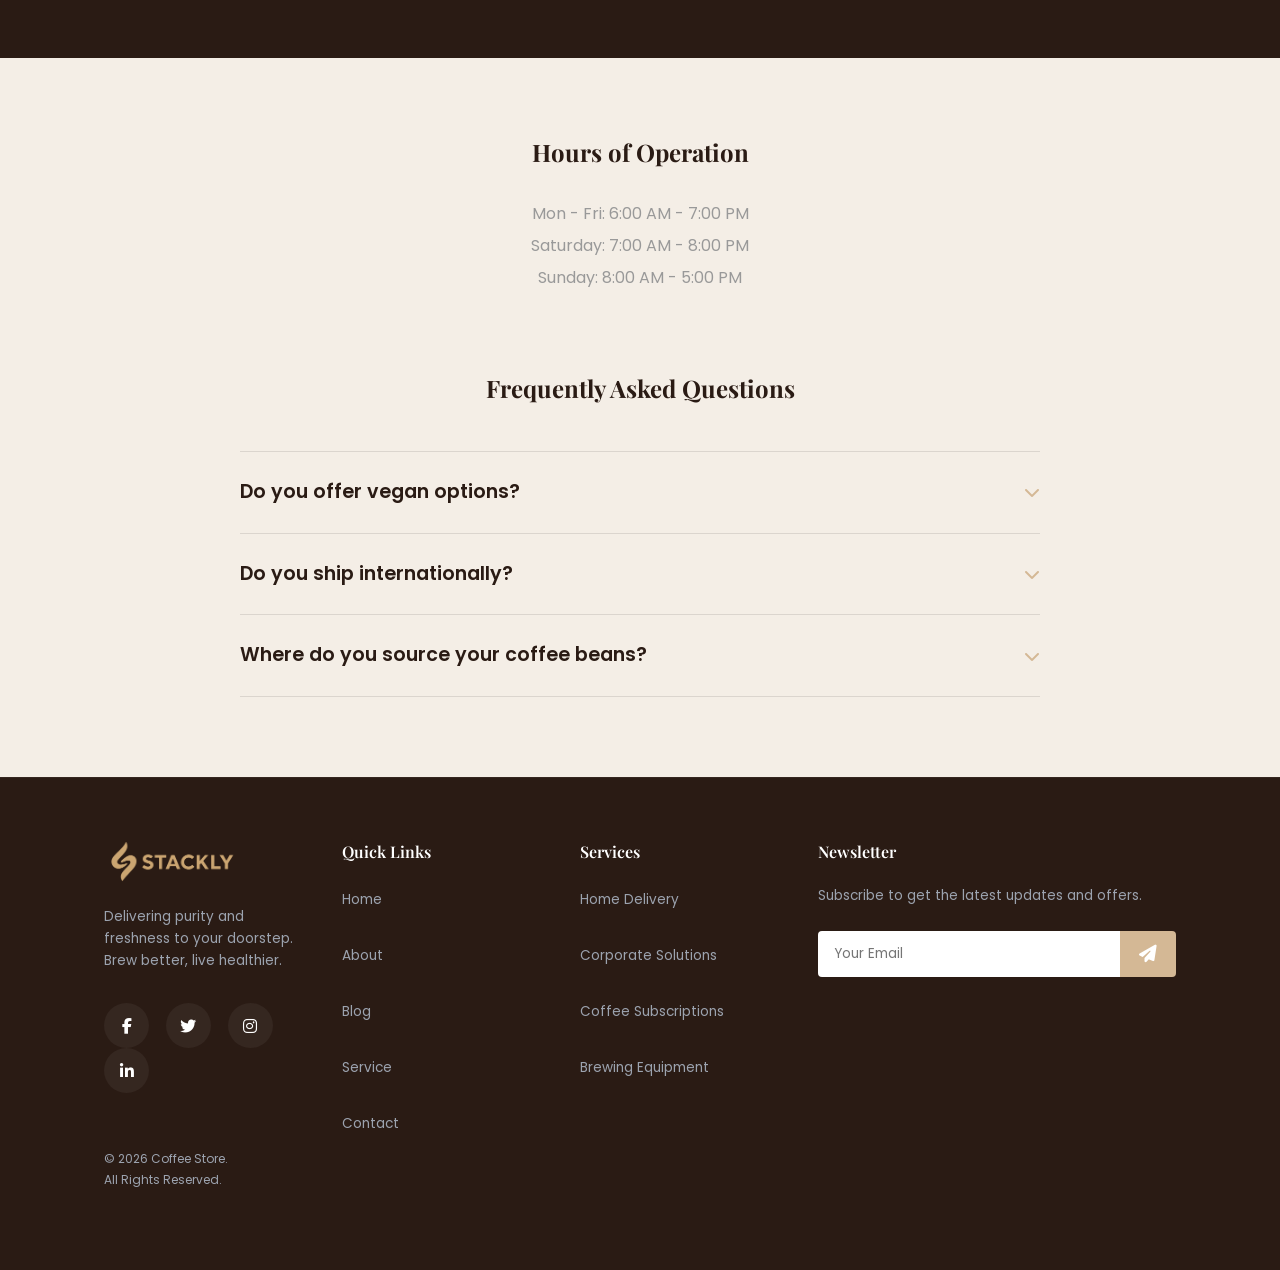
<file: contact.html>
<!DOCTYPE html>
<html lang="en">
<head>
    <meta charset="UTF-8">
    <meta name="viewport" content="width=device-width, initial-scale=1.0">
    <title>Contact - Coffee Market</title>
    <link rel="preconnect" href="https://fonts.googleapis.com">
    <link rel="preconnect" href="https://fonts.gstatic.com" crossorigin>
    <link href="https://fonts.googleapis.com/css2?family=Playfair\+Display:ital,wght@0,400;0,600;0,700;1,400&family=Poppins:wght@300;400;500;600;700&display=swap" rel="stylesheet">
    <link rel="stylesheet" href="style.css">

    <link rel="stylesheet" href="https://cdnjs.cloudflare.com/ajax/libs/font-awesome/6.4.0/css/all.min.css">
    <!-- AOS CSS -->
    <link href="https://unpkg.com/aos@2.3.1/dist/aos.css" rel="stylesheet">
</head>
<body>
    <header class="navbar">
        <a href="index.html" class="logo" style="display: flex; align-items: center; text-decoration: none;"><img src="assets/logo_0019.webp" alt="Coffee Store" style="height: 40px; width: auto; filter: brightness(0) saturate(100%) invert(80%) sepia(26%) saturate(674%) hue-rotate(345deg) brightness(85%) contrast(85%);"></a>
        <nav>
            <ul class="nav-links">
                <li><a href="index.html">Home</a></li>
                <li><a href="about.html">About</a></li>
                <li><a href="blog.html">Blog</a></li>
                <li><a href="service.html">Service</a></li>
                <li><a href="contact.html" class="active">Contact</a></li>
                </ul>
        </nav>
        <div class="nav-right" style="display: flex; align-items: center; gap: 1.5rem;">
            <a href="login.html" class="login-btn">Login</a>
            <div class="hamburger">
                <span class="bar"></span>
                <span class="bar"></span>
                <span class="bar"></span>
            </div>
        </div>
    </header>

    <!-- 1. Page Header -->
    <section data-aos="fade-up" class="page-header bg-dark text-white">
        <div class="container text-center">
            <h1 style="color: white; font-size: 3rem;">Get In <span class="highlight">Touch</span></h1>
            <p>We'd love to hear from you.</p>
        </div>
    </section>

    <!-- 2 & 3. Contact Form & Details -->
    <section data-aos="fade-up" class="section">
        <div class="container split-section">
            <div data-aos="fade-right" class="split-text">
                <h2>Contact <span class="highlight">Information</span></h2>
                <p style="margin-bottom: 2rem;">Reach out for general inquiries, wholesale requests, or just to say hello.</p>
                <div style="margin-bottom: 1rem;">
                    <strong>Email:</strong> hello@coffeestore.com
                </div>
                <div style="margin-bottom: 1rem;">
                    <strong>Phone:</strong>  (987) 123-4567
                </div>
                <div style="margin-bottom: 1rem;">
                    <strong>Support Hours:</strong> Mon-Fri 9am - 5pm EST
                </div>
            </div>
            <div style="flex: 1; padding: 2rem; background: var(--bg-color); box-shadow: 0 10px 30px rgba(0,0,0,0.05); border-radius: 8px;">
                <form onsubmit="event.preventDefault(); window.location.href='404.html';">
                    <input type="text" placeholder="Your Name" required style="width: 100%; padding: 1rem; margin-bottom: 1rem; border: 1px solid #ddd; border-radius: 4px;">
                    <input type="email" placeholder="Your Email" required style="width: 100%; padding: 1rem; margin-bottom: 1rem; border: 1px solid #ddd; border-radius: 4px;">
                    <input type="text" placeholder="Subject" required style="width: 100%; padding: 1rem; margin-bottom: 1rem; border: 1px solid #ddd; border-radius: 4px;">
                    <textarea placeholder="Your Message" rows="4" required style="width: 100%; padding: 1rem; margin-bottom: 1rem; border: 1px solid #ddd; border-radius: 4px; font-family: inherit;"></textarea>
                    <button type="submit" class="btn btn-light" style="width: 100%;">Send Message</button>
                </form>
            </div>
        </div>
    </section>

    <!-- 4 & 5. Store Locations -->
    <section data-aos="fade-up" class="section bg-light text-center">
        <div class="container">
            <h2>Our <span class="highlight">Locations</span></h2>
            <div class="grid-2 mt-2">
                <div data-aos="zoom-in" class="card">
                    <h4>Downtown Roastery</h4>
                    <p>123 Main St, Cityville, ST 12345</p>
                    <p>Open 6am - 8pm Daily</p>
                </div>
                <div data-aos="zoom-in" class="card">
                    <h4>Uptown Cafe</h4>
                    <p>456 Oak Ave, Cityville, ST 12345</p>
                    <p>Open 7am - 7pm Daily</p>
                </div>
            </div>
        </div>
    </section>

    <!-- 6. Social Media Hub -->
    <section data-aos="fade-up" class="section bg-dark text-white text-center">
        <div class="container">
            <h2 style="color: white;">Follow <span class="highlight">Us</span></h2>
            <p>Join our community online.</p>
            <div style="display: flex; justify-content: center; gap: 1rem; margin-top: 1.5rem;">
                <a href="404.html" class="btn btn-outline" style="border-color: white; color: white;">Instagram</a>
                <a href="404.html" class="btn btn-outline" style="border-color: white; color: white;">Twitter</a>
                <a href="404.html" class="btn btn-outline" style="border-color: white; color: white;">Facebook</a>
            </div>
        </div>
    </section>

    <!-- Hours of Operation -->
    <section data-aos="fade-up" class="section bg-light text-center">
        <div class="container">
            <h2 style="color: var(--primary-color); margin-bottom: 2rem;">Hours of Operation</h2>
            <div style="color: #999; line-height: 2;">
                <p>Mon - Fri: 6:00 AM - 7:00 PM</p>
                <p>Saturday: 7:00 AM - 8:00 PM</p>
                <p>Sunday: 8:00 AM - 5:00 PM</p>
            </div>
        </div>
    </section>

    <!-- Frequently Asked Questions -->
    <section data-aos="fade-up" class="section bg-light" style="padding-top: 0;">
        <div class="container">
            <h2 class="text-center" style="color: var(--primary-color); margin-bottom: 3rem;">Frequently Asked Questions</h2>
            <div class="faq-accordion" data-aos="fade-up">
                <details class="faq-item">
                    <summary class="faq-summary">
                        Do you offer vegan options?
                        <i class="fa-solid fa-chevron-down faq-icon"></i>
                    </summary>
                    <div class="faq-content">
                        Yes, we have oat, almond, and soy milk available, plus a variety of delicious vegan pastries baked fresh daily.
                    </div>
                </details>

                <details class="faq-item">
                    <summary class="faq-summary">
                        Do you ship internationally?
                        <i class="fa-solid fa-chevron-down faq-icon"></i>
                    </summary>
                    <div class="faq-content">
                        Currently, we only ship our premium roasted coffee beans within the US and Canada to ensure maximum freshness upon arrival.
                    </div>
                </details>
                
                <details class="faq-item">
                    <summary class="faq-summary">
                        Where do you source your coffee beans?
                        <i class="fa-solid fa-chevron-down faq-icon"></i>
                    </summary>
                    <div class="faq-content">
                        We partner directly with sustainable, fair-trade farms across Colombia, Costa Rica, Ethiopia, and Guatemala to ensure the highest quality beans.
                    </div>
                </details>
            </div>
        </div>
    </section>


    <!-- Footer -->
            <footer class="footer" style="background-color: var(--primary-color); padding: 4rem 0 2rem; color: #fff;">
        <div class="container">
            <div class="footer-grid">
                <!-- Column 1 -->
                <div class="footer-col" style="display: flex; flex-direction: column; gap: 1.5rem;">
                    <a href="index.html" class="logo" style="display: flex; align-items: center; text-decoration: none;">
                        <img src="assets/logo_0019.webp" alt="Coffee Store" style="height: 40px; width: auto; filter: brightness(0) saturate(100%) invert(80%) sepia(26%) saturate(674%) hue-rotate(345deg) brightness(85%) contrast(85%);">
                        
                    </a>
                    <p style="color: #9ca3af; font-size: 0.85rem; line-height: 1.6; max-width: 250px;">
                        Delivering purity and freshness to your doorstep. Brew better, live healthier.
                    </p>
                    <div class="social-icons" style="margin-top: 0.5rem;">
                        <a href="404.html"><i class="fa-brands fa-facebook-f"></i></a>
                        <a href="404.html"><i class="fa-brands fa-twitter"></i></a>
                        <a href="404.html"><i class="fa-brands fa-instagram"></i></a>
                        <a href="404.html"><i class="fa-brands fa-linkedin-in"></i></a>
                    </div>
                    <div style="color: #9ca3af; font-size: 0.75rem; margin-top: 2rem;">
                        &copy; 2026 Coffee Store.<br>All Rights Reserved.
                    </div>
                </div>

                <!-- Column 2 -->
                <div class="footer-col">
                    <h4 style="color: white; font-size: 1rem; margin-bottom: 1.5rem; font-weight: 600;">Quick Links</h4>
                    <ul style="list-style: none; padding: 0; display: flex; flex-direction: column; gap: 0.8rem;">
                        <li><a href="index.html" style="color: #9ca3af; text-decoration: none; font-size: 0.85rem; transition: color 0.3s;" onmouseover="this.style.color='var(--accent-color)'" onmouseout="this.style.color='#9ca3af'">Home</a></li>
                        <li><a href="about.html" style="color: #9ca3af; text-decoration: none; font-size: 0.85rem; transition: color 0.3s;" onmouseover="this.style.color='var(--accent-color)'" onmouseout="this.style.color='#9ca3af'">About</a></li>
                        <li><a href="blog.html" style="color: #9ca3af; text-decoration: none; font-size: 0.85rem; transition: color 0.3s;" onmouseover="this.style.color='var(--accent-color)'" onmouseout="this.style.color='#9ca3af'">Blog</a></li>
                        <li><a href="service.html" style="color: #9ca3af; text-decoration: none; font-size: 0.85rem; transition: color 0.3s;" onmouseover="this.style.color='var(--accent-color)'" onmouseout="this.style.color='#9ca3af'">Service</a></li>
                        <li><a href="contact.html" style="color: #9ca3af; text-decoration: none; font-size: 0.85rem; transition: color 0.3s;" onmouseover="this.style.color='var(--accent-color)'" onmouseout="this.style.color='#9ca3af'">Contact</a></li>
                    </ul>
                </div>

                <!-- Column 3 -->
                <div class="footer-col">
                    <h4 style="color: white; font-size: 1rem; margin-bottom: 1.5rem; font-weight: 600;">Services</h4>
                    <ul style="list-style: none; padding: 0; display: flex; flex-direction: column; gap: 0.8rem;">
                        <li><a href="404.html" style="color: #9ca3af; text-decoration: none; font-size: 0.85rem; transition: color 0.3s;" onmouseover="this.style.color='var(--accent-color)'" onmouseout="this.style.color='#9ca3af'">Home Delivery</a></li>
                        <li><a href="404.html" style="color: #9ca3af; text-decoration: none; font-size: 0.85rem; transition: color 0.3s;" onmouseover="this.style.color='var(--accent-color)'" onmouseout="this.style.color='#9ca3af'">Corporate Solutions</a></li>
                        <li><a href="404.html" style="color: #9ca3af; text-decoration: none; font-size: 0.85rem; transition: color 0.3s;" onmouseover="this.style.color='var(--accent-color)'" onmouseout="this.style.color='#9ca3af'">Coffee Subscriptions</a></li>
                        <li><a href="404.html" style="color: #9ca3af; text-decoration: none; font-size: 0.85rem; transition: color 0.3s;" onmouseover="this.style.color='var(--accent-color)'" onmouseout="this.style.color='#9ca3af'">Brewing Equipment</a></li>
                    </ul>
                </div>

                <!-- Column 4 -->
                <div class="footer-col">
                    <h4 style="color: white; font-size: 1rem; margin-bottom: 1.5rem; font-weight: 600;">Newsletter</h4>
                    <p style="color: #9ca3af; font-size: 0.85rem; line-height: 1.6; margin-bottom: 1.5rem;">
                        Subscribe to get the latest updates and offers.
                    </p>
                    <form style="display: flex; width: 100%;" onsubmit="event.preventDefault(); window.location.href='404.html';">
                        <input type="email" placeholder="Your Email" style="flex: 1; padding: 0.8rem 1rem; border: none; border-radius: 4px 0 0 4px; outline: none; font-family: var(--font-family); font-size: 0.85rem;" required>
                        <button type="submit" style="background: var(--accent-color); border: none; padding: 0 1.2rem; border-radius: 0 4px 4px 0; color: white; cursor: pointer; display: flex; align-items: center; justify-content: center; transition: background 0.3s;" onmouseover="this.style.background='var(--accent-color-hover)'" onmouseout="this.style.background='var(--accent-color)'">
                            <i class="fa-solid fa-paper-plane" style="font-size: 1.1rem;"></i>
                        </button>
                    </form>
                </div>
            </div>
        </div>
    </footer>

    <!-- AOS JS -->
    <script src="https://unpkg.com/aos@2.3.1/dist/aos.js"></script>
    <script src="script.js"></script>
</body>
</html>
</file>
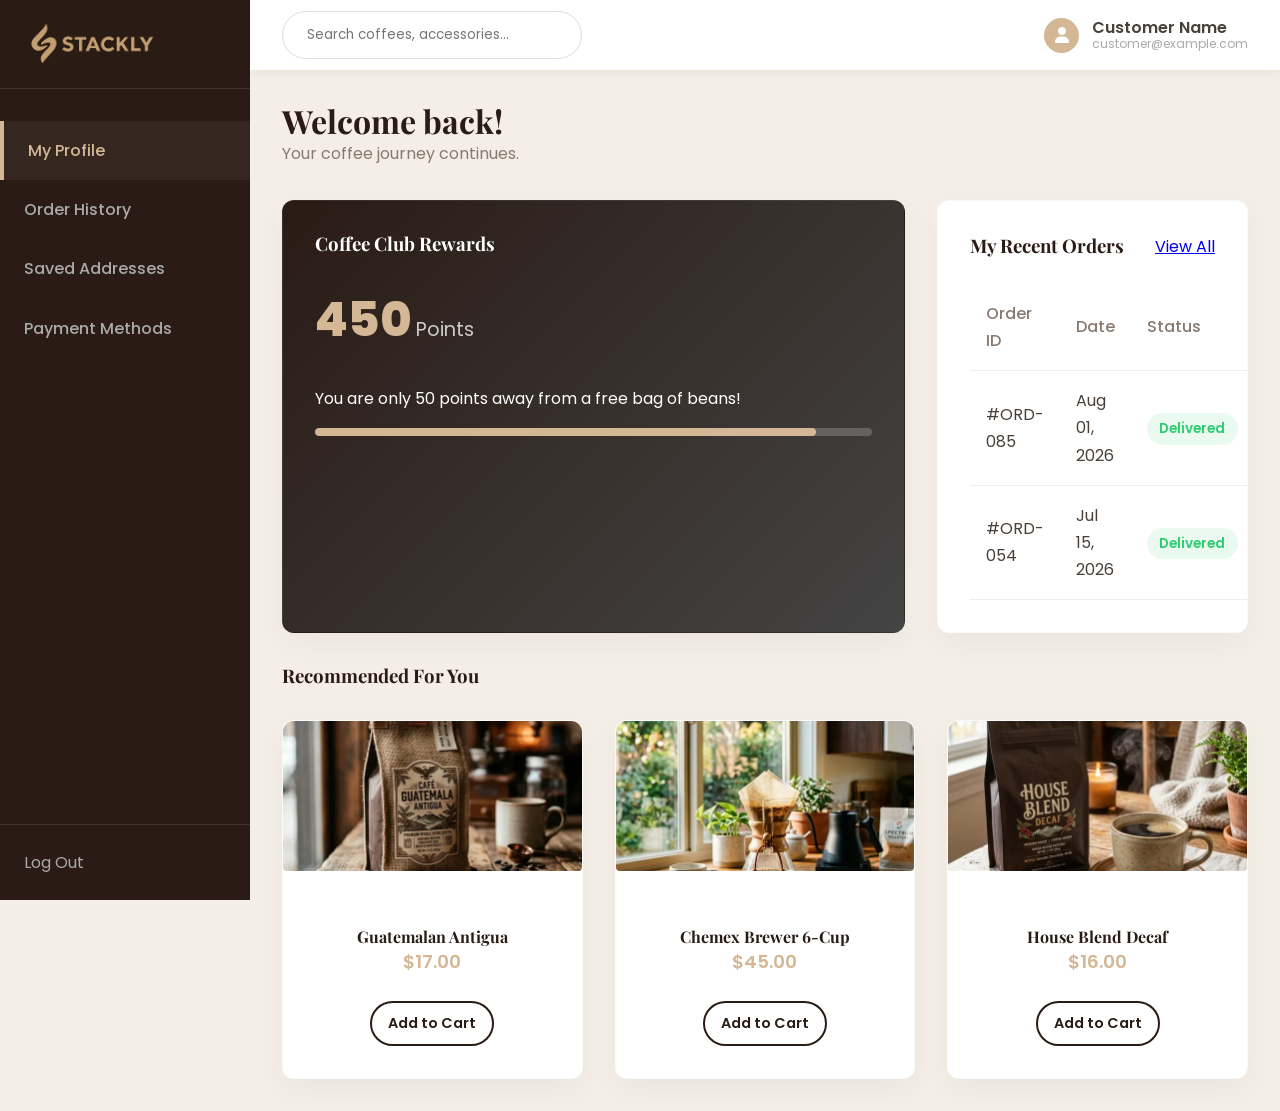
<file: customer-dashboard.html>
<!DOCTYPE html>
<html lang="en">
<head>
    <meta charset="UTF-8">
    <meta name="viewport" content="width=device-width, initial-scale=1.0">
    <title>My Account - Coffee Market</title>
    <link rel="preconnect" href="https://fonts.googleapis.com">
    <link rel="preconnect" href="https://fonts.gstatic.com" crossorigin>
    <link href="https://fonts.googleapis.com/css2?family=Playfair\+Display:ital,wght@0,400;0,600;0,700;1,400&family=Poppins:wght@300;400;500;600;700&display=swap" rel="stylesheet">
    <link rel="stylesheet" href="style.css">

    <link rel="stylesheet" href="https://cdnjs.cloudflare.com/ajax/libs/font-awesome/6.4.0/css/all.min.css">
    <!-- AOS CSS -->
    <link href="https://unpkg.com/aos@2.3.1/dist/aos.css" rel="stylesheet">
</head>
<body class="dashboard-body bg-light">

    <div class="dashboard-layout">
        <!-- Sidebar -->
        <aside class="sidebar">
            <a href="index.html" class="logo sidebar-logo" style="display: flex; align-items: center; text-decoration: none;">
                <img src="assets/logo_0019.webp" alt="Coffee Store Logo" style="height: 40px; width: auto;">
            </a>
            <nav class="sidebar-nav">
                <ul>
                    <li><a href="#" data-target="my-profile" class="active">My Profile</a></li>
                    <li><a href="#" data-target="order-history">Order History</a></li>
                    <li><a href="#" data-target="saved-addresses">Saved Addresses</a></li>
                    <li><a href="#" data-target="payment-methods">Payment Methods</a></li>
                </ul>
            </nav>
            <div class="sidebar-bottom">
                <a href="login.html" class="logout-btn">Log Out</a>
            </div>
        </aside>

        <!-- Main Content -->
        <main class="dashboard-main">
            <!-- Topbar -->
            <header class="dashboard-header">
                <div class="hamburger dashboard-hamburger">
                    <div class="bar"></div>
                    <div class="bar"></div>
                    <div class="bar"></div>
                </div>
                <div class="search-bar">
                    <input type="text" placeholder="Search coffees, accessories...">
                </div>
                <div class="user-profile" style="display: flex; align-items: center; gap: 0.8rem;">
                    <div class="avatar bg-accent text-white" style="margin-left: 0.5rem;"><i class="fa-solid fa-user"></i></div>
                    <div style="display: flex; flex-direction: column; line-height: 1.2;">
                        <span style="font-weight: 600;">Customer Name</span>
                        <span id="user-email-display" style="font-size: 0.75rem; color: #aaa;">customer@example.com</span>
                    </div>
                </div>
            </header>

            <!-- Dashboard Content -->
            <div class="dashboard-content">
                <div id="my-profile" class="dashboard-view">
                <div class="dashboard-title">
                    <h2>Welcome back!</h2>
                    <p>Your coffee journey continues.</p>
                </div>

                <div class="dashboard-grid mt-2">
                    <!-- Loyalty Card -->
                    <div data-aos="zoom-in" class="card loyalty-card bg-dark text-white">
                        <h3>Coffee Club Rewards</h3>
                        <div class="points-display">
                            <span class="points">450</span>
                            <span class="points-label">Points</span>
                        </div>
                        <p>You are only 50 points away from a free bag of beans!</p>
                        <div class="progress-bar-bg">
                            <div class="progress-bar-fill" style="width: 90%;"></div>
                        </div>
                    </div>

                    <!-- Recent Orders -->
                    <div data-aos="zoom-in" class="card table-card">
                        <div data-aos="zoom-in" class="card-header">
                            <h3>My Recent Orders</h3>
                            <a href="404.html" class="btn-link">View All</a>
                        </div>
                        <table class="dashboard-table">
                            <thead>
                                <tr>
                                    <th>Order ID</th>
                                    <th>Date</th>
                                    <th>Status</th>
                                    <th>Action</th>
                                </tr>
                            </thead>
                            <tbody>
                                <tr>
                                    <td>#ORD-085</td>
                                    <td>Aug 01, 2026</td>
                                    <td><span class="badge status-completed">Delivered</span></td>
                                    <td><button class="btn btn-outline btn-sm">Buy Again</button></td>
                                </tr>
                                <tr>
                                    <td>#ORD-054</td>
                                    <td>Jul 15, 2026</td>
                                    <td><span class="badge status-completed">Delivered</span></td>
                                    <td><button class="btn btn-outline btn-sm">Buy Again</button></td>
                                </tr>
                            </tbody>
                        </table>
                    </div>
                </div>

                <div class="dashboard-title mt-2">
                    <h3>Recommended For You</h3>
                </div>
                <div class="grid-3 mt-2">
                    <div data-aos="zoom-in" class="card product-card">
                        <img src="assets/guatemalan_antigua.webp" alt="Guatemalan Antigua" style="width: 100%; height: 150px; object-fit: cover; border-radius: 4px; margin-bottom: 1rem;">
                        <h4 class="mt-2">Guatemalan Antigua</h4>
                        <p class="price">$17.00</p>
                        <a href="404.html" class="btn btn-outline btn-sm">Add to Cart</a>
                    </div>
                    <div data-aos="zoom-in" class="card product-card">
                        <img src="assets/chemex_brewer.webp" alt="Chemex Brewer" style="width: 100%; height: 150px; object-fit: cover; border-radius: 4px; margin-bottom: 1rem;">
                        <h4 class="mt-2">Chemex Brewer 6-Cup</h4>
                        <p class="price">$45.00</p>
                        <a href="404.html" class="btn btn-outline btn-sm">Add to Cart</a>
                    </div>
                    <div data-aos="zoom-in" class="card product-card">
                        <img src="assets/house_decaf.webp" alt="House Blend Decaf" style="width: 100%; height: 150px; object-fit: cover; border-radius: 4px; margin-bottom: 1rem;">
                        <h4 class="mt-2">House Blend Decaf</h4>
                        <p class="price">$16.00</p>
                        <a href="404.html" class="btn btn-outline btn-sm">Add to Cart</a>
                    </div>
                </div>

            </div>
                <div id="order-history" class="dashboard-view" style="display: none;">
                    <div class="dashboard-title" style="margin-bottom: 1.5rem;">
                        <h2>Order History</h2>
                        <p>Track, view, and manage your past and current coffee orders.</p>
                    </div>

                    <!-- Section 1: Active Orders -->
                    <div data-aos="zoom-in" class="card table-card" style="margin-bottom: 2rem;">
                        <div data-aos="zoom-in" class="card-header">
                            <h3>Active & Processing Orders</h3>
                        </div>
                        <table class="dashboard-table">
                            <thead>
                                <tr>
                                    <th>Order ID</th>
                                    <th>Date</th>
                                    <th>Items</th>
                                    <th>Total</th>
                                    <th>Status</th>
                                </tr>
                            </thead>
                            <tbody>
                                <tr>
                                    <td>#ORD-092</td>
                                    <td>Aug 15, 2026</td>
                                    <td>2x Espresso Blend, 1x Filter Paper</td>
                                    <td>$42.50</td>
                                    <td><span class="badge" style="background-color: var(--accent-color); color: white;">Processing</span></td>
                                </tr>
                            </tbody>
                        </table>
                    </div>

                    <!-- Section 2: Past Deliveries -->
                    <div data-aos="zoom-in" class="card table-card" style="margin-bottom: 2rem;">
                        <div data-aos="zoom-in" class="card-header">
                            <h3>Past Deliveries</h3>
                        </div>
                        <table class="dashboard-table">
                            <thead>
                                <tr>
                                    <th>Order ID</th>
                                    <th>Date</th>
                                    <th>Items</th>
                                    <th>Total</th>
                                    <th>Status</th>
                                    <th>Action</th>
                                </tr>
                            </thead>
                            <tbody>
                                <tr>
                                    <td>#ORD-085</td>
                                    <td>Aug 01, 2026</td>
                                    <td>1x House Blend Decaf</td>
                                    <td>$16.00</td>
                                    <td><span class="badge status-completed">Delivered</span></td>
                                    <td><button class="btn btn-outline btn-sm">Buy Again</button></td>
                                </tr>
                                <tr>
                                    <td>#ORD-054</td>
                                    <td>Jul 15, 2026</td>
                                    <td>3x Single Origin Yirgacheffe</td>
                                    <td>$65.00</td>
                                    <td><span class="badge status-completed">Delivered</span></td>
                                    <td><button class="btn btn-outline btn-sm">Buy Again</button></td>
                                </tr>
                            </tbody>
                        </table>
                    </div>

                    <!-- Section 3: Returns & Cancellations -->
                    <div data-aos="zoom-in" class="card table-card">
                        <div data-aos="zoom-in" class="card-header">
                            <h3>Returns & Cancellations</h3>
                        </div>
                        <table class="dashboard-table">
                            <thead>
                                <tr>
                                    <th>Order ID</th>
                                    <th>Date</th>
                                    <th>Items</th>
                                    <th>Status</th>
                                    <th>Refund Info</th>
                                </tr>
                            </thead>
                            <tbody>
                                <tr>
                                    <td>#ORD-032</td>
                                    <td>May 10, 2026</td>
                                    <td>1x Cold Brew Kit</td>
                                    <td><span class="badge" style="background-color: #888; color: white;">Cancelled</span></td>
                                    <td>Refunded to Visa ****1234</td>
                                </tr>
                            </tbody>
                        </table>
                    </div>
                </div>
                <div id="saved-addresses" class="dashboard-view" style="display: none;">
                    <div class="dashboard-title" style="margin-bottom: 1.5rem; display: flex; justify-content: space-between; align-items: center;">
                        <div>
                            <h2>Saved Addresses</h2>
                            <p>Manage where your coffee gets delivered.</p>
                        </div>
                        <button class="btn btn-dark btn-sm">+ Add New Address</button>
                    </div>

                    <!-- Section 1: Default Shipping Address -->
                    <div data-aos="zoom-in" class="card table-card" style="margin-bottom: 2rem;">
                        <div data-aos="zoom-in" class="card-header">
                            <h3>Default Shipping Address</h3>
                        </div>
                        <div style="padding: 1.5rem;">
                            <div style="display: flex; justify-content: space-between; align-items: flex-start;">
                                <div>
                                    <h4 style="margin-bottom: 0.5rem;">John Doe</h4>
                                    <p style="color: #bbb; line-height: 1.5; font-size: 0.95rem;">
                                        123 Coffee Bean Lane, Suite 4B<br>
                                        Seattle, WA 98101<br>
                                        United States
                                    </p>
                                    <p style="color: #bbb; margin-top: 0.5rem; font-size: 0.95rem;">Phone: (555) 123-4567</p>
                                </div>
                                <div style="display: flex; gap: 0.5rem;">
                                    <button class="btn btn-outline btn-sm">Edit</button>
                                </div>
                            </div>
                        </div>
                    </div>

                    <!-- Section 2: Default Billing Address -->
                    <div data-aos="zoom-in" class="card table-card" style="margin-bottom: 2rem;">
                        <div data-aos="zoom-in" class="card-header">
                            <h3>Default Billing Address</h3>
                        </div>
                        <div style="padding: 1.5rem;">
                            <div style="display: flex; justify-content: space-between; align-items: flex-start;">
                                <div>
                                    <h4 style="margin-bottom: 0.5rem;">John Doe</h4>
                                    <p style="color: #bbb; line-height: 1.5; font-size: 0.95rem;">
                                        123 Coffee Bean Lane, Suite 4B<br>
                                        Seattle, WA 98101<br>
                                        United States
                                    </p>
                                    <p style="color: #bbb; margin-top: 0.5rem; font-size: 0.95rem;"><em>Same as shipping address</em></p>
                                </div>
                                <div style="display: flex; gap: 0.5rem;">
                                    <button class="btn btn-outline btn-sm">Edit</button>
                                </div>
                            </div>
                        </div>
                    </div>

                    <!-- Section 3: Other Saved Addresses -->
                    <div data-aos="zoom-in" class="card table-card">
                        <div data-aos="zoom-in" class="card-header">
                            <h3>Other Saved Addresses</h3>
                        </div>
                        <div style="padding: 1.5rem; border-bottom: 1px solid rgba(255, 255, 255, 0.1);">
                            <div style="display: flex; justify-content: space-between; align-items: flex-start;">
                                <div>
                                    <h4 style="margin-bottom: 0.5rem;">Office (Jane Doe)</h4>
                                    <p style="color: #bbb; line-height: 1.5; font-size: 0.95rem;">
                                        456 Espresso Ave, Floor 12<br>
                                        Portland, OR 97204<br>
                                        United States
                                    </p>
                                </div>
                                <div style="display: flex; gap: 0.5rem;">
                                    <button class="btn btn-outline btn-sm">Edit</button>
                                    <button class="btn btn-outline btn-sm" style="color: #ff6b6b; border-color: rgba(255,107,107,0.3);">Delete</button>
                                </div>
                            </div>
                        </div>
                    </div>
                </div>
                <div id="payment-methods" class="dashboard-view" style="display: none;">
                    <div class="dashboard-title" style="margin-bottom: 1.5rem; display: flex; justify-content: space-between; align-items: center;">
                        <div>
                            <h2>Payment Methods</h2>
                            <p>Manage your secure payment options.</p>
                        </div>
                        <button class="btn btn-dark btn-sm">+ Add New Payment</button>
                    </div>

                    <!-- Section 1: Default Payment Method -->
                    <div data-aos="zoom-in" class="card table-card" style="margin-bottom: 2rem;">
                        <div data-aos="zoom-in" class="card-header">
                            <h3>Default Payment Method</h3>
                        </div>
                        <div style="padding: 1.5rem;">
                            <div style="display: flex; justify-content: space-between; align-items: center;">
                                <div style="display: flex; align-items: center; gap: 1rem;">
                                    <div style="width: 50px; height: 35px; background: #1a1f36; border-radius: 4px; display: flex; justify-content: center; align-items: center; color: white; font-weight: bold; font-size: 0.8rem; border: 1px solid rgba(255,255,255,0.2);">VISA</div>
                                    <div>
                                        <h4 style="margin-bottom: 0.2rem;">Visa ending in 1234</h4>
                                        <p style="color: #bbb; font-size: 0.9rem;">Expires 12/2028</p>
                                    </div>
                                </div>
                                <div style="display: flex; gap: 0.5rem;">
                                    <button class="btn btn-outline btn-sm">Edit</button>
                                </div>
                            </div>
                        </div>
                    </div>

                    <!-- Section 2: Other Saved Cards -->
                    <div data-aos="zoom-in" class="card table-card" style="margin-bottom: 2rem;">
                        <div data-aos="zoom-in" class="card-header">
                            <h3>Other Saved Cards</h3>
                        </div>
                        <div style="padding: 1.5rem; border-bottom: 1px solid rgba(255, 255, 255, 0.1);">
                            <div style="display: flex; justify-content: space-between; align-items: center;">
                                <div style="display: flex; align-items: center; gap: 1rem;">
                                    <div style="width: 50px; height: 35px; background: #eb001b; border-radius: 4px; display: flex; justify-content: center; align-items: center; color: white; font-weight: bold; font-size: 0.8rem;">MC</div>
                                    <div>
                                        <h4 style="margin-bottom: 0.2rem;">Mastercard ending in 9876</h4>
                                        <p style="color: #bbb; font-size: 0.9rem;">Expires 05/2027</p>
                                    </div>
                                </div>
                                <div style="display: flex; gap: 0.5rem;">
                                    <button class="btn btn-outline btn-sm">Make Default</button>
                                    <button class="btn btn-outline btn-sm" style="color: #ff6b6b; border-color: rgba(255,107,107,0.3);">Remove</button>
                                </div>
                            </div>
                        </div>
                    </div>

                    <!-- Section 3: Alternative Payment Methods -->
                    <div data-aos="zoom-in" class="card table-card">
                        <div data-aos="zoom-in" class="card-header">
                            <h3>Alternative Payment Methods</h3>
                        </div>
                        <div style="padding: 1.5rem;">
                            <div style="display: flex; justify-content: space-between; align-items: center;">
                                <div style="display: flex; align-items: center; gap: 1rem;">
                                    <div style="width: 50px; height: 35px; background: #003087; border-radius: 4px; display: flex; justify-content: center; align-items: center; color: white; font-weight: bold; font-size: 0.7rem;">PayPal</div>
                                    <div>
                                        <h4 style="margin-bottom: 0.2rem;">PayPal Account</h4>
                                        <p style="color: #bbb; font-size: 0.9rem;">Linked to john.doe@example.com</p>
                                    </div>
                                </div>
                                <div style="display: flex; gap: 0.5rem;">
                                    <button class="btn btn-outline btn-sm" style="color: #ff6b6b; border-color: rgba(255,107,107,0.3);">Unlink</button>
                                </div>
                            </div>
                        </div>
                    </div>
                </div>
            </div>
        </main>
    </div>


<script>
    document.addEventListener("DOMContentLoaded", () => {
        const links = document.querySelectorAll(".sidebar-nav a");
        const views = document.querySelectorAll(".dashboard-view");

        links.forEach(link => {
            link.addEventListener("click", (e) => {
                e.preventDefault();
                const targetId = link.getAttribute("data-target");
                if (!targetId) return;

                links.forEach(l => l.classList.remove("active"));
                link.classList.add("active");

                views.forEach(view => {
                    if (view.id === targetId) {
                        view.style.display = "block";
                    } else {
                        view.style.display = "none";
                    }
                });
            });
        });
    });
</script>
<!-- AOS JS -->
    <script src="https://unpkg.com/aos@2.3.1/dist/aos.js"></script>
    <script src="script.js"></script>
</body>
</html>
</file>
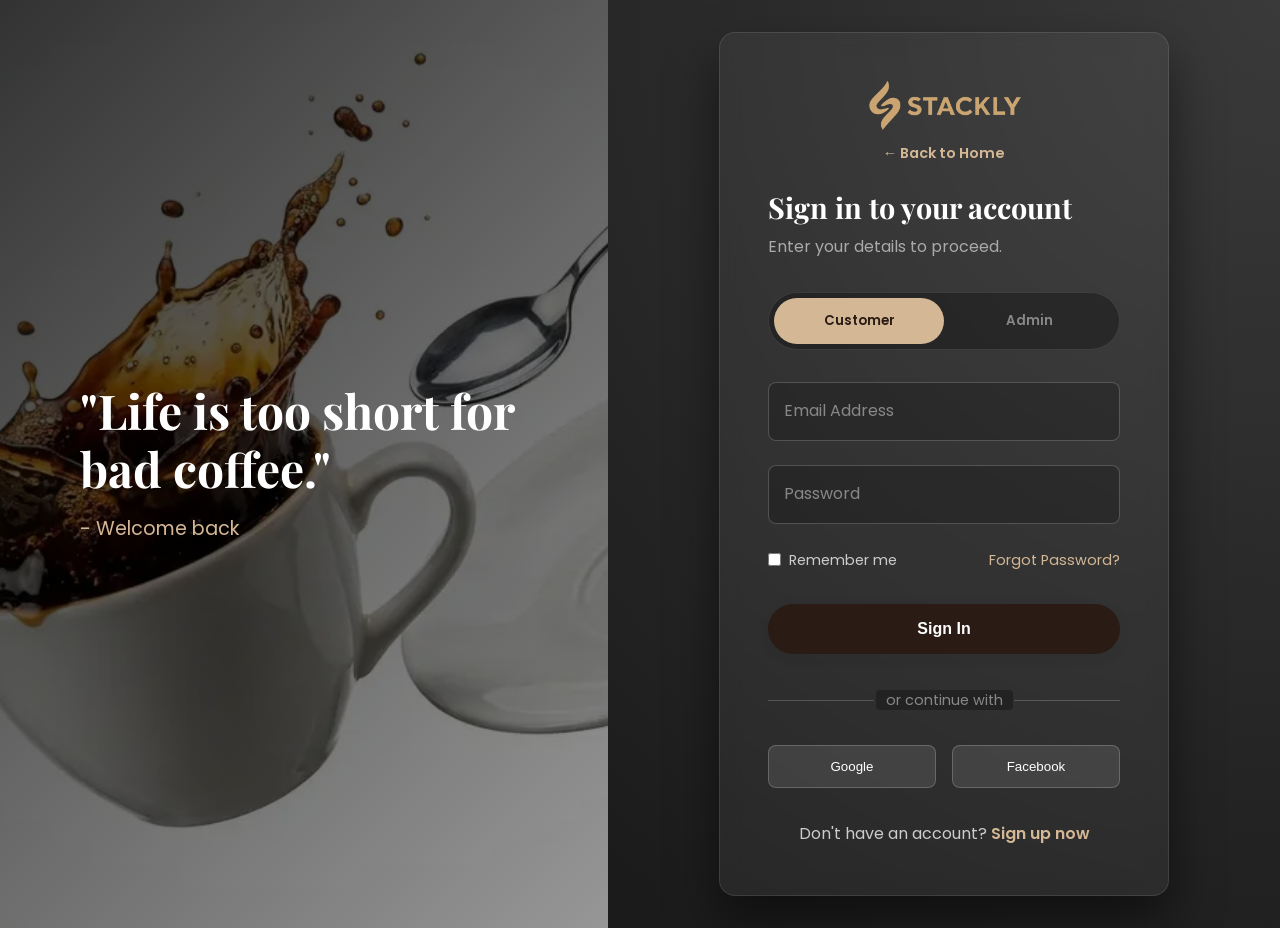
<file: login.html>
<!DOCTYPE html>
<html lang="en">
<head>
    <meta charset="UTF-8">
    <meta name="viewport" content="width=device-width, initial-scale=1.0">
    <title>Login - Coffee Market</title>
    <link rel="preconnect" href="https://fonts.googleapis.com">
    <link rel="preconnect" href="https://fonts.gstatic.com" crossorigin>
    <link href="https://fonts.googleapis.com/css2?family=Playfair\+Display:ital,wght@0,400;0,600;0,700;1,400&family=Poppins:wght@300;400;500;600;700&display=swap" rel="stylesheet">
    <link rel="stylesheet" href="style.css">

    <link rel="stylesheet" href="https://cdnjs.cloudflare.com/ajax/libs/font-awesome/6.4.0/css/all.min.css">
    <!-- AOS CSS -->
    <link href="https://unpkg.com/aos@2.3.1/dist/aos.css" rel="stylesheet">
</head>
<body class="login-body">
    
    <div class="login-container">
        <!-- Left Side Image -->
        <div class="login-image-side">
            <div class="overlay">
                <div class="quote-box">
                    <h2>"Life is too short for bad coffee."</h2>
                    <p>- Welcome back</p>
                </div>
            </div>
        </div>

        <!-- Right Side Form (Glassmorphism) -->
        <div class="login-form-side">
            <div data-aos="zoom-in" class="login-glass-card">
                <a href="index.html" class="logo" style="display: flex; align-items: center; justify-content: center; text-decoration: none;">
                    <img src="assets/logo_0019.webp" alt="Coffee Store Logo" style="height: 50px; width: auto; filter: brightness(0) saturate(100%) invert(80%) sepia(26%) saturate(674%) hue-rotate(345deg) brightness(85%) contrast(85%);">
                </a>
                <div style="text-align: center; margin-top: 0.5rem; margin-bottom: 1.5rem;">
                    <a href="index.html" style="color: var(--accent-color); text-decoration: none; font-size: 0.9rem; font-weight: 600; transition: 0.3s;" onmouseover="this.style.color='white'" onmouseout="this.style.color='var(--accent-color)'">&larr; Back to Home</a>
                </div>
                <h3>Sign in to your account</h3>
                <p class="subtitle">Enter your details to proceed.</p>

                <!-- Role Selection -->
                <div class="role-selector">
                    <div class="role-slider"></div>
                    <button type="button" class="role-btn active" data-role="customer">Customer</button>
                    <button type="button" class="role-btn" data-role="admin">Admin</button>
                </div>

                <form class="glass-form" id="loginForm">
                    <input type="hidden" id="selectedRole" value="customer">
                    
                    <div class="input-group">
                        <input type="email" id="email" placeholder=" " required pattern="[a-zA-Z0-9._%+\-]+@[a-zA-Z0-9.\-]+\.[a-zA-Z]{2,}$" title="Please enter a valid email address.">
                        <label for="email">Email Address</label>
                    </div>
                    <div class="input-group">
                        <input type="password" id="password" placeholder=" " required minlength="8" title="Password must be at least 8 characters long.">
                        <label for="password">Password</label>
                    </div>
                    
                    <div class="form-actions">
                        <label class="remember-me">
                            <input type="checkbox"> Remember me
                        </label>
                        <a href="404.html" class="forgot-pass">Forgot Password?</a>
                    </div>

                    <button type="submit" class="btn btn-dark full-width">Sign In</button>
                    
                    <div class="divider">
                        <span>or continue with</span>
                    </div>

                    <div class="social-login">
                        <button type="button" class="btn-social" onclick="window.location.href='404.html'">Google</button>
                        <button type="button" class="btn-social" onclick="window.location.href='404.html'">Facebook</button>
                    </div>
                </form>

                <p class="signup-link">Don't have an account? <a href="signup.html">Sign up now</a></p>
            </div>
        </div>
    </div>

    <!-- AOS JS -->
    <script src="https://unpkg.com/aos@2.3.1/dist/aos.js"></script>
    <script src="script.js"></script>
</body>
</html>
</file>
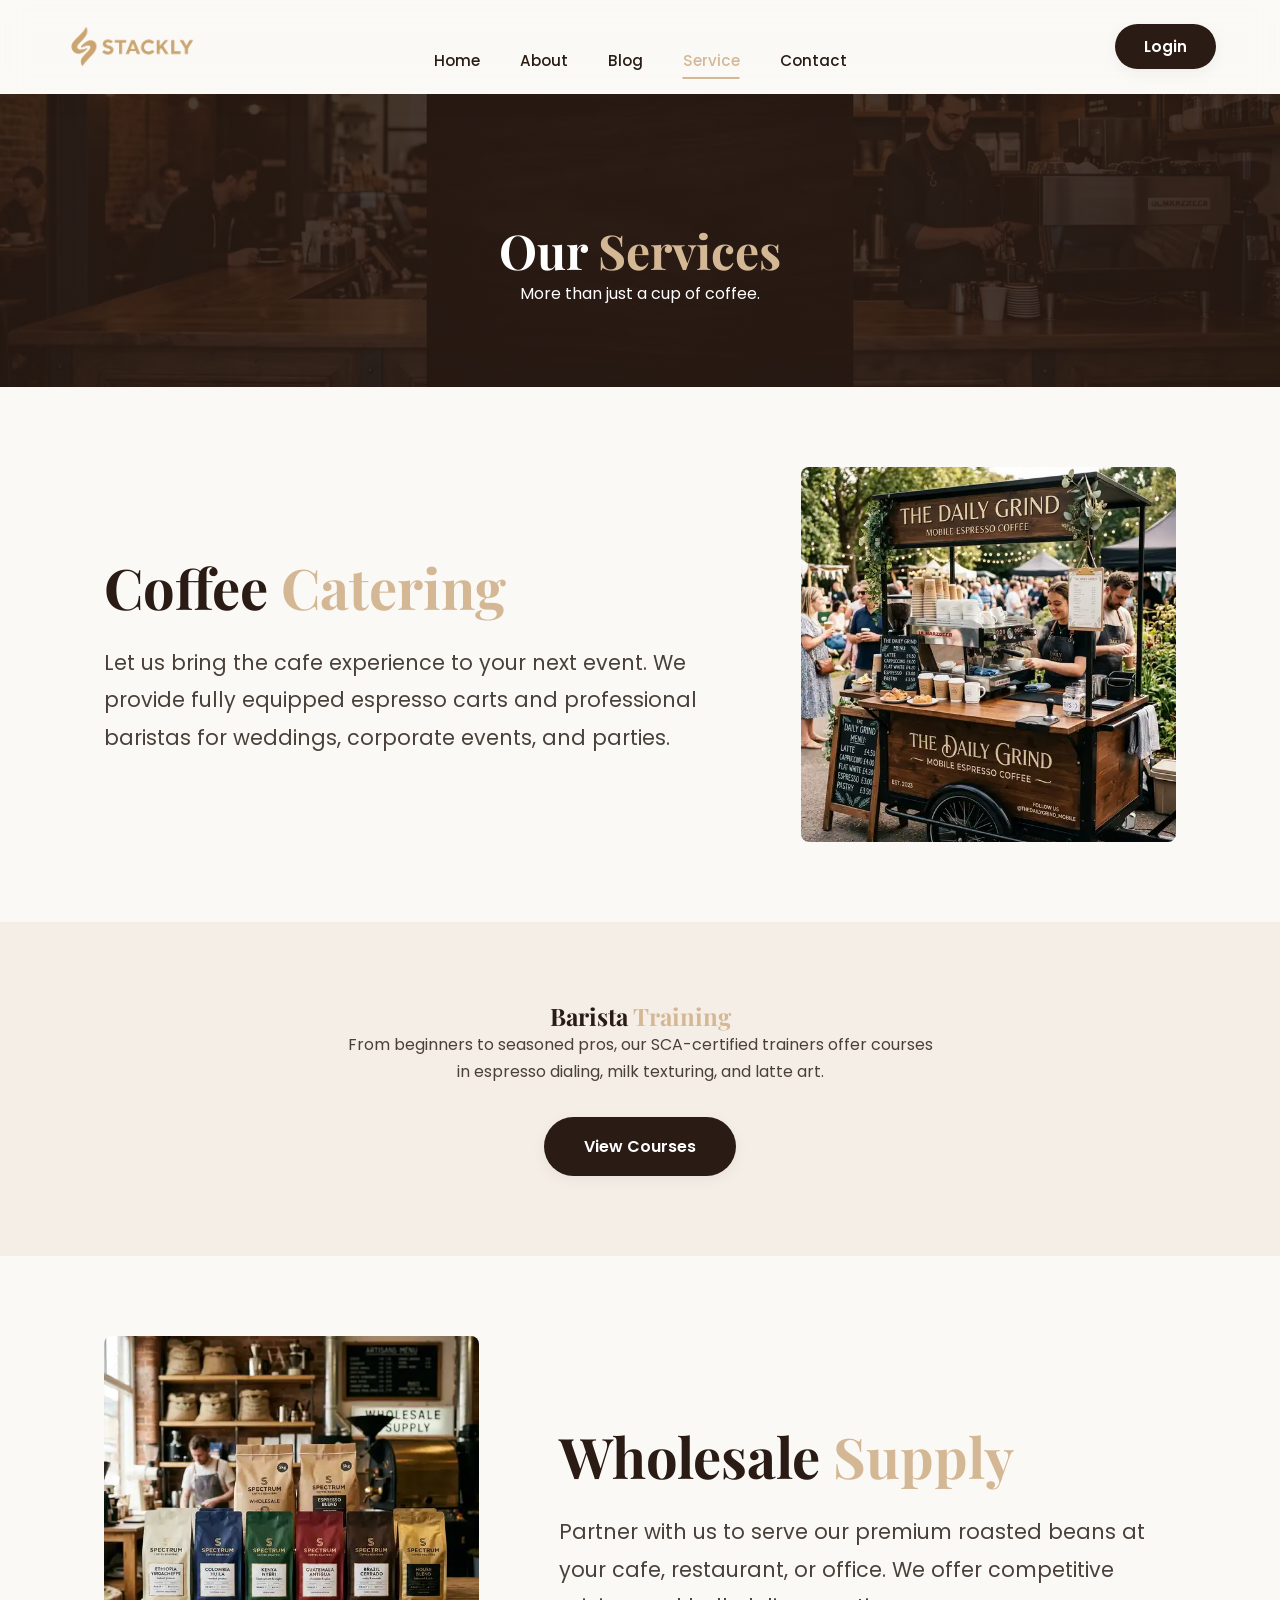
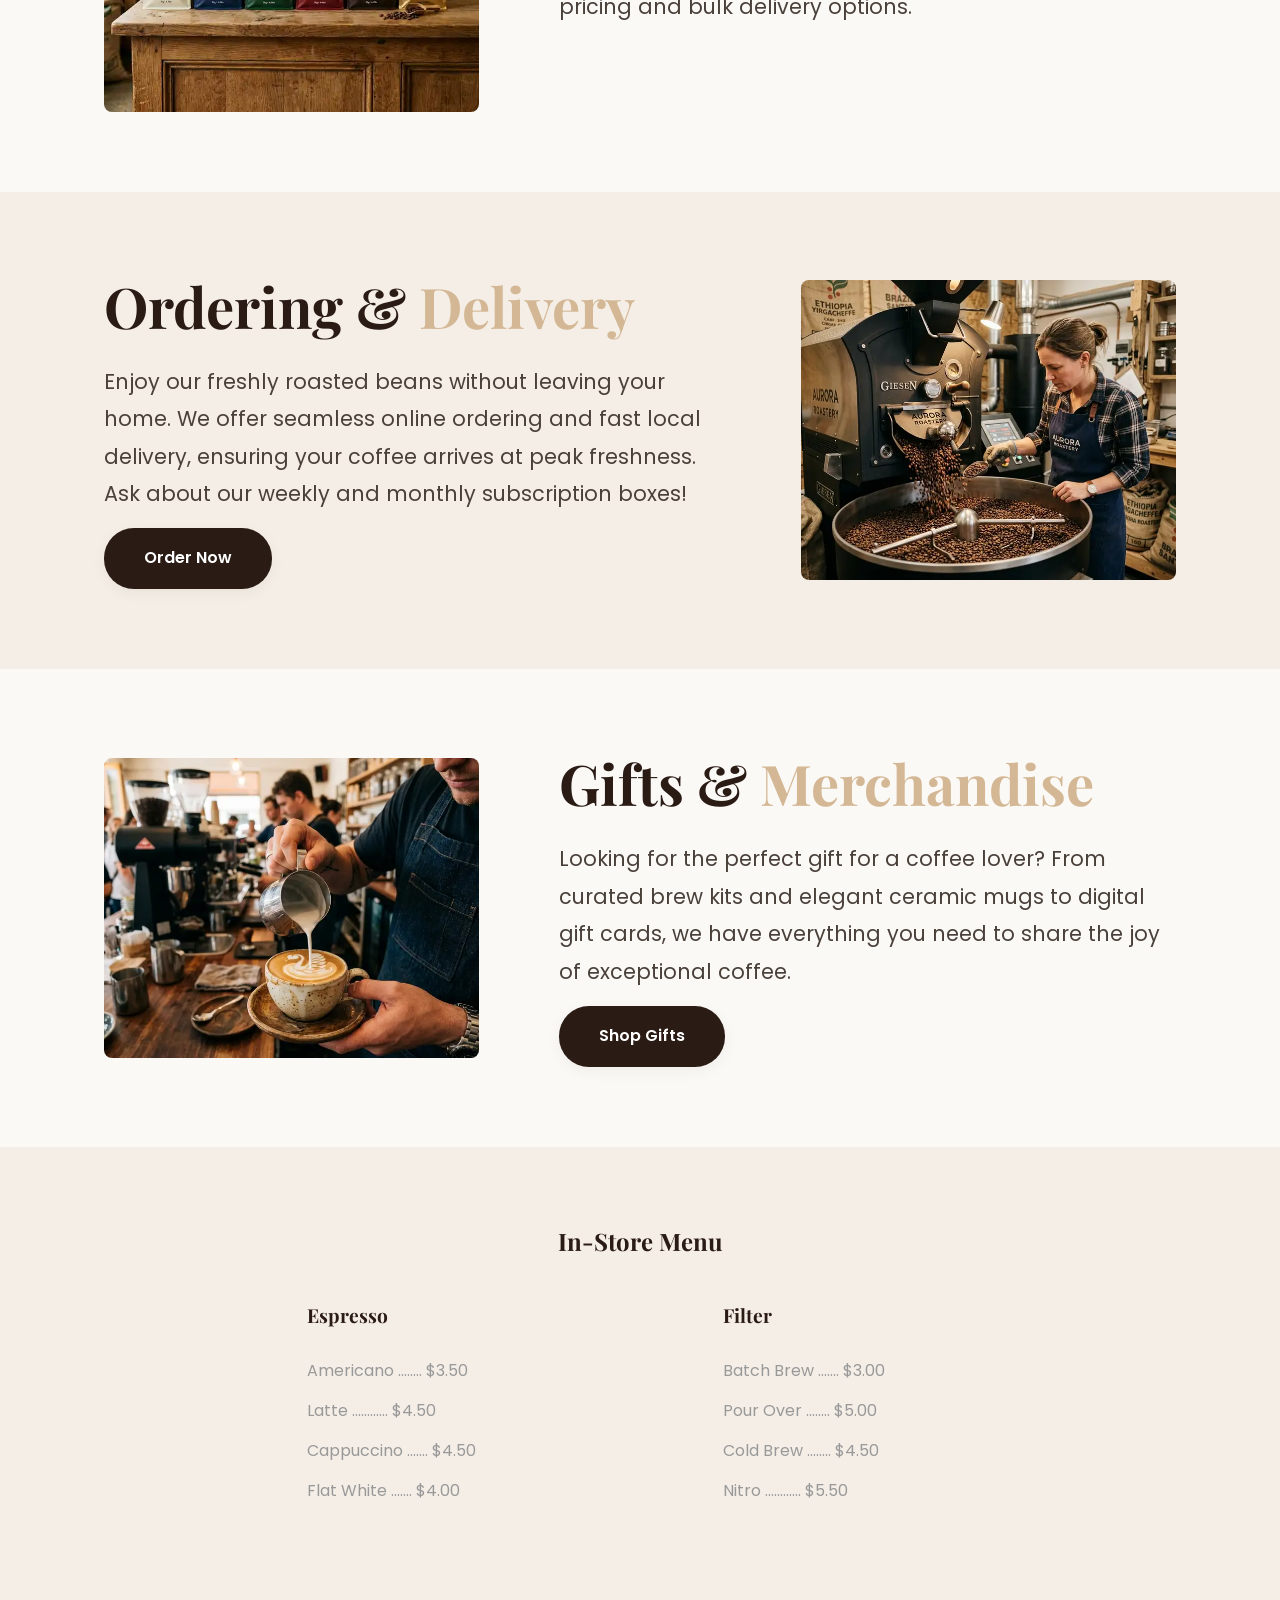
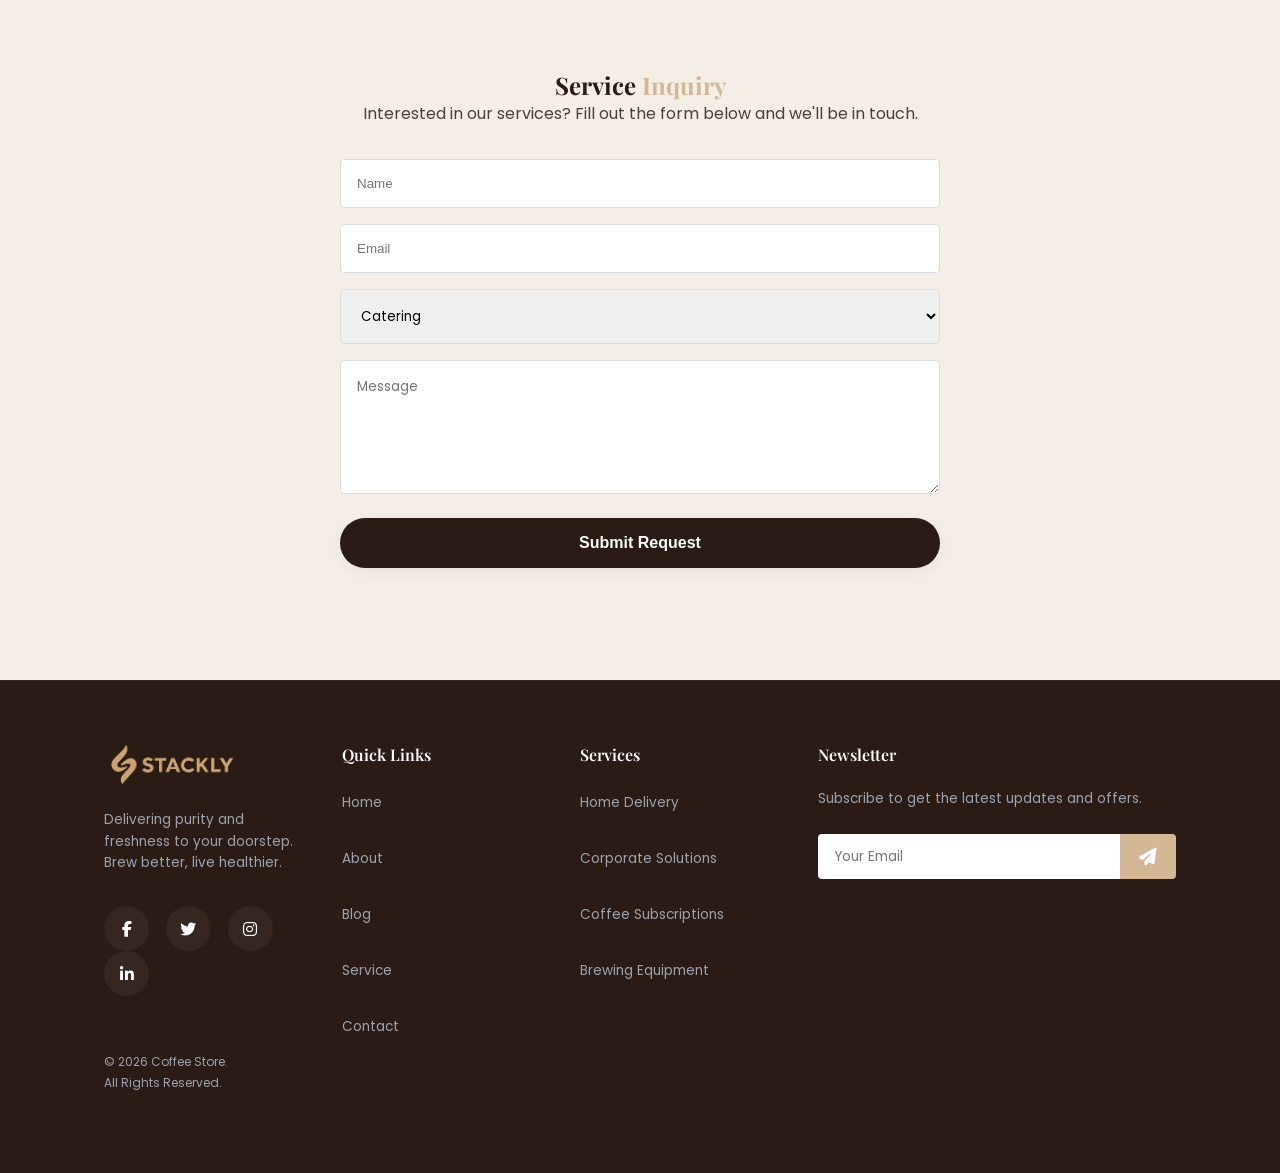
<file: service.html>
﻿<!DOCTYPE html>
<html lang="en">
<head>
    <meta charset="UTF-8">
    <meta name="viewport" content="width=device-width, initial-scale=1.0">
    <title>Services - Coffee Market</title>
    <link rel="preconnect" href="https://fonts.googleapis.com">
    <link rel="preconnect" href="https://fonts.gstatic.com" crossorigin>
    <link href="https://fonts.googleapis.com/css2?family=Playfair\+Display:ital,wght@0,400;0,600;0,700;1,400&family=Poppins:wght@300;400;500;600;700&display=swap" rel="stylesheet">
    <link rel="stylesheet" href="style.css">

    <link rel="stylesheet" href="https://cdnjs.cloudflare.com/ajax/libs/font-awesome/6.4.0/css/all.min.css">
    <!-- AOS CSS -->
    <link href="https://unpkg.com/aos@2.3.1/dist/aos.css" rel="stylesheet">
</head>
<body>
    <header class="navbar">
        <a href="index.html" class="logo" style="display: flex; align-items: center; text-decoration: none;"><img src="assets/logo_0019.webp" alt="Coffee Store" style="height: 40px; width: auto; filter: brightness(0) saturate(100%) invert(80%) sepia(26%) saturate(674%) hue-rotate(345deg) brightness(85%) contrast(85%);"></a>
        <nav>
            <ul class="nav-links">
                <li><a href="index.html">Home</a></li>
                <li><a href="about.html">About</a></li>
                <li><a href="blog.html">Blog</a></li>
                <li><a href="service.html" class="active">Service</a></li>
                <li><a href="contact.html">Contact</a></li>
                </ul>
        </nav>
        <div class="nav-right" style="display: flex; align-items: center; gap: 1.5rem;">
            <a href="login.html" class="login-btn">Login</a>
            <div class="hamburger">
                <span class="bar"></span>
                <span class="bar"></span>
                <span class="bar"></span>
            </div>
        </div>
    </header>

    <!-- 1. Page Header -->
    <section data-aos="fade-up" class="page-header bg-dark text-white">
        <div class="container text-center">
            <h1 style="color: white; font-size: 3rem;">Our <span class="highlight">Services</span></h1>
            <p>More than just a cup of coffee.</p>
        </div>
    </section>

    <!-- 2. Coffee Catering -->
    <section data-aos="fade-up" class="section">
        <div class="container split-section">
            <div data-aos="fade-right" class="split-text">
                <h2>Coffee <span class="highlight">Catering</span></h2>
                <p>Let us bring the cafe experience to your next event. We provide fully equipped espresso carts and professional baristas for weddings, corporate events, and parties.</p>
            </div>
            <img src="assets/espresso_cart.webp" alt="Espresso Cart Image" class="split-image" data-aos="fade-left" style="object-fit: cover; border-radius: 8px;">
        </div>
    </section>

    <!-- 3. Barista Training -->
    <section data-aos="fade-up" class="section bg-light text-center">
        <div class="container">
            <h2>Barista <span class="highlight">Training</span></h2>
            <p style="max-width: 600px; margin: 0 auto 2rem;">From beginners to seasoned pros, our SCA-certified trainers offer courses in espresso dialing, milk texturing, and latte art.</p>
            <a href="404.html" class="btn btn-dark">View Courses</a>
        </div>
    </section>

    <!-- 4. Wholesale Supply -->
    <section data-aos="fade-up" class="section">
        <div class="container split-section">
            <img src="assets/coffee_bags.webp" alt="Coffee Bags Image" class="split-image" data-aos="fade-left" style="object-fit: cover; border-radius: 8px;">
            <div data-aos="fade-right" class="split-text">
                <h2>Wholesale <span class="highlight">Supply</span></h2>
                <p>Partner with us to serve our premium roasted beans at your cafe, restaurant, or office. We offer competitive pricing and bulk delivery options.</p>
            </div>
        </div>
    </section>

    <!-- 5. Ordering & Delivery -->
    <section data-aos="fade-up" class="section bg-light">
        <div class="container split-section">
            <div data-aos="fade-right" class="split-text">
                <h2>Ordering & <span class="highlight">Delivery</span></h2>
                <p>Enjoy our freshly roasted beans without leaving your home. We offer seamless online ordering and fast local delivery, ensuring your coffee arrives at peak freshness. Ask about our weekly and monthly subscription boxes!</p>
                <a href="404.html" class="btn btn-dark" style="margin-top: 1rem;">Order Now</a>
            </div>
            <img src="assets/roasting.webp" alt="Coffee Delivery" class="split-image" data-aos="fade-left" style="object-fit: cover; border-radius: 8px;">
        </div>
    </section>

    <!-- 6. Gifts & Merchandise -->
    <section data-aos="fade-up" class="section">
        <div class="container split-section">
            <img src="assets/coffee_art.webp" alt="Coffee Gifts" class="split-image" data-aos="fade-left" style="object-fit: cover; border-radius: 8px;">
            <div data-aos="fade-right" class="split-text">
                <h2>Gifts & <span class="highlight">Merchandise</span></h2>
                <p>Looking for the perfect gift for a coffee lover? From curated brew kits and elegant ceramic mugs to digital gift cards, we have everything you need to share the joy of exceptional coffee.</p>
                <a href="404.html" class="btn btn-dark" style="margin-top: 1rem;">Shop Gifts</a>
            </div>
        </div>
    </section>

    <!-- In-Store Menu -->
    <section data-aos="fade-up" class="section bg-light">
        <div class="container">
            <h2 class="text-center" style="color: var(--primary-color); margin-bottom: 3rem;">In-Store Menu</h2>
            <div style="display: flex; justify-content: space-around; max-width: 800px; margin: 0 auto; flex-wrap: wrap; gap: 2rem;">
                <div style="min-width: 250px;">
                    <h3 style="color: var(--primary-color); margin-bottom: 1.5rem; font-size: 1.2rem;">Espresso</h3>
                    <div style="color: #999; line-height: 2.5;">
                        <div>Americano ........ $3.50</div>
                        <div>Latte ............ $4.50</div>
                        <div>Cappuccino ....... $4.50</div>
                        <div>Flat White ....... $4.00</div>
                    </div>
                </div>
                <div style="min-width: 250px;">
                    <h3 style="color: var(--primary-color); margin-bottom: 1.5rem; font-size: 1.2rem;">Filter</h3>
                    <div style="color: #999; line-height: 2.5;">
                        <div>Batch Brew ....... $3.00</div>
                        <div>Pour Over ........ $5.00</div>
                        <div>Cold Brew ........ $4.50</div>
                        <div>Nitro ............ $5.50</div>
                    </div>
                </div>
            </div>
        </div>
    </section>

    <!-- 9. Service Inquiry Form -->
    <section data-aos="fade-up" class="section bg-light" id="inquiry">
        <div class="container text-center">
            <h2>Service <span class="highlight">Inquiry</span></h2>
            <p>Interested in our services? Fill out the form below and we'll be in touch.</p>
            <form style="max-width: 600px; margin: 2rem auto; text-align: left;" onsubmit="event.preventDefault(); window.location.href='404.html';">
                <input type="text" placeholder="Name" required style="width: 100%; padding: 1rem; margin-bottom: 1rem; border: 1px solid #ddd; border-radius: 4px;">
                <input type="email" placeholder="Email" required style="width: 100%; padding: 1rem; margin-bottom: 1rem; border: 1px solid #ddd; border-radius: 4px;">
                <select style="width: 100%; padding: 1rem; margin-bottom: 1rem; border: 1px solid #ddd; border-radius: 4px; font-family: inherit;">
                    <option>Catering</option>
                    <option>Wholesale</option>
                    <option>Training</option>
                    <option>Other</option>
                </select>
                <textarea placeholder="Message" rows="5" required style="width: 100%; padding: 1rem; margin-bottom: 1rem; border: 1px solid #ddd; border-radius: 4px; font-family: inherit;"></textarea>
                <button type="submit" class="btn btn-dark" style="width: 100%;">Submit Request</button>
            </form>
        </div>
    </section>

    <!-- Footer -->
            <footer class="footer" style="background-color: var(--primary-color); padding: 4rem 0 2rem; color: #fff;">
        <div class="container">
            <div class="footer-grid">
                <!-- Column 1 -->
                <div class="footer-col" style="display: flex; flex-direction: column; gap: 1.5rem;">
                    <a href="index.html" class="logo" style="display: flex; align-items: center; text-decoration: none;">
                        <img src="assets/logo_0019.webp" alt="Coffee Store" style="height: 40px; width: auto; filter: brightness(0) saturate(100%) invert(80%) sepia(26%) saturate(674%) hue-rotate(345deg) brightness(85%) contrast(85%);">
                        
                    </a>
                    <p style="color: #9ca3af; font-size: 0.85rem; line-height: 1.6; max-width: 250px;">
                        Delivering purity and freshness to your doorstep. Brew better, live healthier.
                    </p>
                    <div class="social-icons" style="margin-top: 0.5rem;">
                        <a href="404.html"><i class="fa-brands fa-facebook-f"></i></a>
                        <a href="404.html"><i class="fa-brands fa-twitter"></i></a>
                        <a href="404.html"><i class="fa-brands fa-instagram"></i></a>
                        <a href="404.html"><i class="fa-brands fa-linkedin-in"></i></a>
                    </div>
                    <div style="color: #9ca3af; font-size: 0.75rem; margin-top: 2rem;">
                        &copy; 2026 Coffee Store.<br>All Rights Reserved.
                    </div>
                </div>

                <!-- Column 2 -->
                <div class="footer-col">
                    <h4 style="color: white; font-size: 1rem; margin-bottom: 1.5rem; font-weight: 600;">Quick Links</h4>
                    <ul style="list-style: none; padding: 0; display: flex; flex-direction: column; gap: 0.8rem;">
                        <li><a href="index.html" style="color: #9ca3af; text-decoration: none; font-size: 0.85rem; transition: color 0.3s;" onmouseover="this.style.color='var(--accent-color)'" onmouseout="this.style.color='#9ca3af'">Home</a></li>
                        <li><a href="about.html" style="color: #9ca3af; text-decoration: none; font-size: 0.85rem; transition: color 0.3s;" onmouseover="this.style.color='var(--accent-color)'" onmouseout="this.style.color='#9ca3af'">About</a></li>
                        <li><a href="blog.html" style="color: #9ca3af; text-decoration: none; font-size: 0.85rem; transition: color 0.3s;" onmouseover="this.style.color='var(--accent-color)'" onmouseout="this.style.color='#9ca3af'">Blog</a></li>
                        <li><a href="service.html" style="color: #9ca3af; text-decoration: none; font-size: 0.85rem; transition: color 0.3s;" onmouseover="this.style.color='var(--accent-color)'" onmouseout="this.style.color='#9ca3af'">Service</a></li>
                        <li><a href="contact.html" style="color: #9ca3af; text-decoration: none; font-size: 0.85rem; transition: color 0.3s;" onmouseover="this.style.color='var(--accent-color)'" onmouseout="this.style.color='#9ca3af'">Contact</a></li>
                    </ul>
                </div>

                <!-- Column 3 -->
                <div class="footer-col">
                    <h4 style="color: white; font-size: 1rem; margin-bottom: 1.5rem; font-weight: 600;">Services</h4>
                    <ul style="list-style: none; padding: 0; display: flex; flex-direction: column; gap: 0.8rem;">
                        <li><a href="404.html" style="color: #9ca3af; text-decoration: none; font-size: 0.85rem; transition: color 0.3s;" onmouseover="this.style.color='var(--accent-color)'" onmouseout="this.style.color='#9ca3af'">Home Delivery</a></li>
                        <li><a href="404.html" style="color: #9ca3af; text-decoration: none; font-size: 0.85rem; transition: color 0.3s;" onmouseover="this.style.color='var(--accent-color)'" onmouseout="this.style.color='#9ca3af'">Corporate Solutions</a></li>
                        <li><a href="404.html" style="color: #9ca3af; text-decoration: none; font-size: 0.85rem; transition: color 0.3s;" onmouseover="this.style.color='var(--accent-color)'" onmouseout="this.style.color='#9ca3af'">Coffee Subscriptions</a></li>
                        <li><a href="404.html" style="color: #9ca3af; text-decoration: none; font-size: 0.85rem; transition: color 0.3s;" onmouseover="this.style.color='var(--accent-color)'" onmouseout="this.style.color='#9ca3af'">Brewing Equipment</a></li>
                    </ul>
                </div>

                <!-- Column 4 -->
                <div class="footer-col">
                    <h4 style="color: white; font-size: 1rem; margin-bottom: 1.5rem; font-weight: 600;">Newsletter</h4>
                    <p style="color: #9ca3af; font-size: 0.85rem; line-height: 1.6; margin-bottom: 1.5rem;">
                        Subscribe to get the latest updates and offers.
                    </p>
                    <form style="display: flex; width: 100%;" onsubmit="event.preventDefault(); window.location.href='404.html';">
                        <input type="email" placeholder="Your Email" style="flex: 1; padding: 0.8rem 1rem; border: none; border-radius: 4px 0 0 4px; outline: none; font-family: var(--font-family); font-size: 0.85rem;" required>
                        <button type="submit" style="background: var(--accent-color); border: none; padding: 0 1.2rem; border-radius: 0 4px 4px 0; color: white; cursor: pointer; display: flex; align-items: center; justify-content: center; transition: background 0.3s;" onmouseover="this.style.background='var(--accent-color-hover)'" onmouseout="this.style.background='var(--accent-color)'">
                            <i class="fa-solid fa-paper-plane" style="font-size: 1.1rem;"></i>
                        </button>
                    </form>
                </div>
            </div>
        </div>
    </footer>

    <!-- AOS JS -->
    <script src="https://unpkg.com/aos@2.3.1/dist/aos.js"></script>
    <script src="script.js"></script>
</body>
</html>
</file>
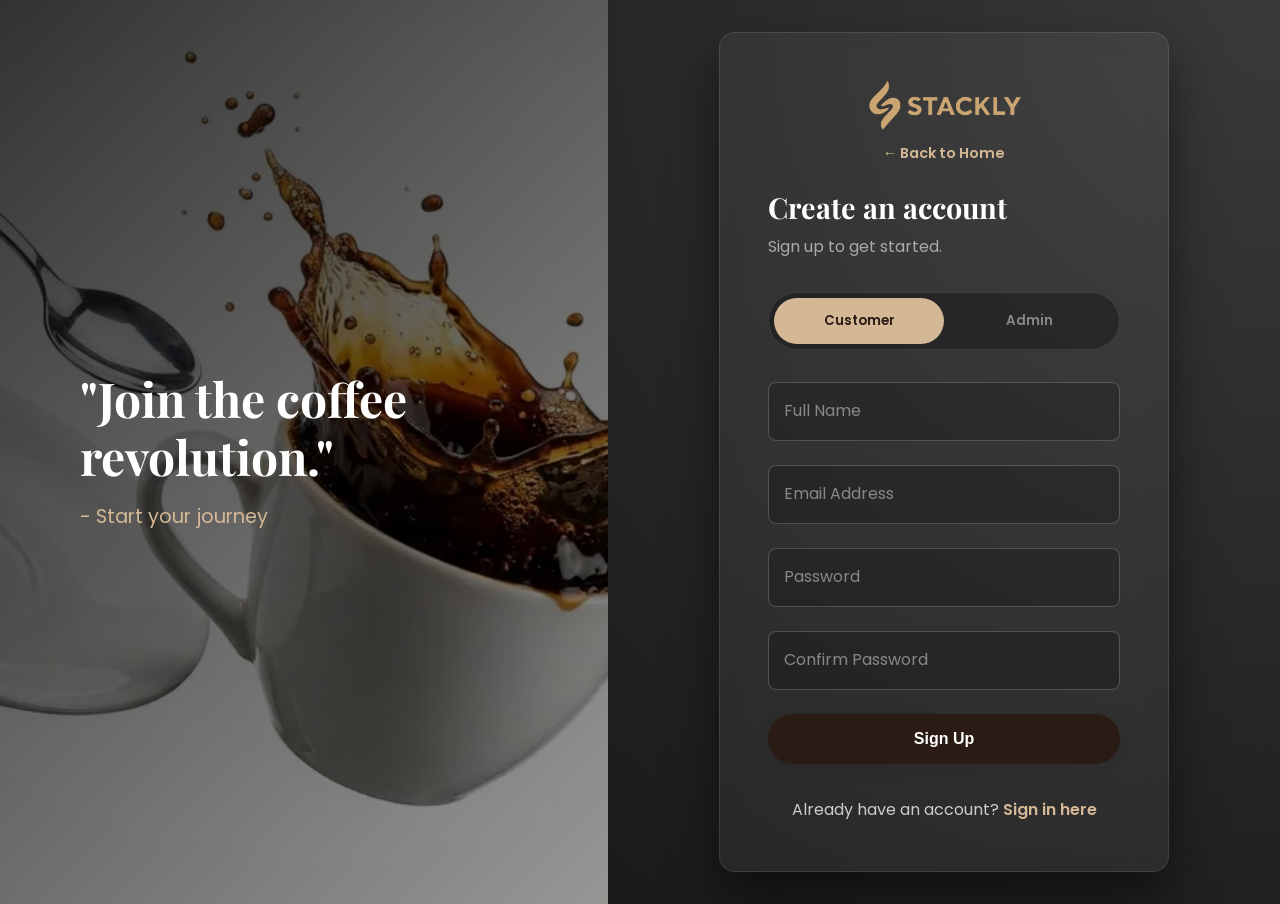
<file: signup.html>
<!DOCTYPE html>
<html lang="en">
<head>
    <meta charset="UTF-8">
    <meta name="viewport" content="width=device-width, initial-scale=1.0">
    <title>Sign Up - Coffee Market</title>
    <link rel="preconnect" href="https://fonts.googleapis.com">
    <link rel="preconnect" href="https://fonts.gstatic.com" crossorigin>
    <link href="https://fonts.googleapis.com/css2?family=Playfair\+Display:ital,wght@0,400;0,600;0,700;1,400&family=Poppins:wght@300;400;500;600;700&display=swap" rel="stylesheet">
    <link rel="stylesheet" href="style.css">

    <link rel="stylesheet" href="https://cdnjs.cloudflare.com/ajax/libs/font-awesome/6.4.0/css/all.min.css">
    <!-- AOS CSS -->
    <link href="https://unpkg.com/aos@2.3.1/dist/aos.css" rel="stylesheet">
</head>
<body class="login-body">
    
    <div class="login-container">
        <!-- Left Side Image -->
        <div class="login-image-side" style="background-image: url('assets/coffee_splash.webp'); transform: scaleX(-1);">
            <div class="overlay" style="transform: scaleX(-1);">
                <div class="quote-box text-right">
                    <h2>"Join the coffee revolution."</h2>
                    <p>- Start your journey</p>
                </div>
            </div>
        </div>

        <!-- Right Side Form (Glassmorphism) -->
        <div class="login-form-side">
            <div data-aos="zoom-in" class="login-glass-card">
                <a href="index.html" class="logo" style="display: flex; align-items: center; justify-content: center; text-decoration: none;">
                    <img src="assets/logo_0019.webp" alt="Coffee Store Logo" style="height: 50px; width: auto; filter: brightness(0) saturate(100%) invert(80%) sepia(26%) saturate(674%) hue-rotate(345deg) brightness(85%) contrast(85%);">
                </a>
                <div style="text-align: center; margin-top: 0.5rem; margin-bottom: 1.5rem;">
                    <a href="index.html" style="color: var(--accent-color); text-decoration: none; font-size: 0.9rem; font-weight: 600; transition: 0.3s;" onmouseover="this.style.color='white'" onmouseout="this.style.color='var(--accent-color)'">&larr; Back to Home</a>
                </div>
                <h3>Create an account</h3>
                <p class="subtitle">Sign up to get started.</p>

                <!-- Role Selection -->
                <div class="role-selector">
                    <div class="role-slider"></div>
                    <button type="button" class="role-btn active" data-role="customer">Customer</button>
                    <button type="button" class="role-btn" data-role="admin">Admin</button>
                </div>

                <form class="glass-form" id="signupForm">
                    <input type="hidden" id="selectedRole" value="customer">
                    
                    <div class="input-group">
                        <input type="text" id="fullname" placeholder=" " required>
                        <label for="fullname">Full Name</label>
                    </div>
                    <div class="input-group">
                        <input type="email" id="email" placeholder=" " required pattern="[a-zA-Z0-9._%+\-]+@[a-zA-Z0-9.\-]+\.[a-zA-Z]{2,}$" title="Please enter a valid email address.">
                        <label for="email">Email Address</label>
                    </div>
                    <div class="input-group">
                        <input type="password" id="password" placeholder=" " required minlength="8" title="Password must be at least 8 characters long.">
                        <label for="password">Password</label>
                    </div>
                    <div class="input-group">
                        <input type="password" id="confirm_password" placeholder=" " required minlength="8" title="Please confirm your password.">
                        <label for="confirm_password">Confirm Password</label>
                    </div>

                    <button type="submit" class="btn btn-dark full-width">Sign Up</button>
                </form>

                <p class="signup-link">Already have an account? <a href="login.html">Sign in here</a></p>
            </div>
        </div>
    </div>

    <!-- AOS JS -->
    <script src="https://unpkg.com/aos@2.3.1/dist/aos.js"></script>
    <script src="script.js"></script>
</body>
</html>
</file>
<file: style.css>
:root {
    --primary-color: #2a1b14; /* Deep Espresso */
    --accent-color: #d4b895; /* Warm Crema */
    --accent-color-hover: #b39268;
    --bg-color: #fbf9f6; /* Soft Beige */
    --bg-light: #f4eee6;
    --text-color: #4a403a;
    --text-light: #887a70;
    --font-family: 'Poppins', sans-serif;
    --font-heading: 'Playfair Display', serif;
    --transition: all 0.4s cubic-bezier(0.25, 0.8, 0.25, 1);
}

* {
    margin: 0;
    padding: 0;
    box-sizing: border-box;
}

html, body {
    max-width: 100%;
    overflow-x: clip;
    scroll-behavior: smooth;
}

body {
    font-family: var(--font-family);
    background-color: var(--bg-color);
    color: var(--text-color);
    line-height: 1.7;
}

h1, h2, h3, h4, h5, h6 {
    font-family: var(--font-heading);
    color: var(--primary-color);
    line-height: 1.2;
    font-weight: 700;
}

.highlight {
    color: var(--accent-color);
}

/* Utilities */
.container {
    max-width: 1200px;
    margin: 0 auto;
    padding: 0 5%;
}

.text-center { text-align: center; }
.text-left { text-align: left; }
.text-white { color: #ffffff; }
.text-white h2, .text-white p { color: #ffffff; }
.mt-2 { margin-top: 2rem; }
.mb-2 { margin-bottom: 2rem; }

.bg-light { background-color: var(--bg-light); }
.bg-dark { background-color: var(--primary-color); }
.bg-accent { background-color: var(--accent-color); }

/* Buttons */
.btn {
    display: inline-flex;
    align-items: center;
    justify-content: center;
    padding: 1rem 2.5rem;
    font-size: 1rem;
    font-weight: 600;
    text-decoration: none;
    transition: var(--transition);
    border-radius: 30px; /* Pill shape for premium feel */
    border: none;
    cursor: pointer;
    text-align: center;
    box-shadow: 0 4px 15px rgba(0,0,0,0.05);
}

.btn:hover {
    transform: translateY(-2px) scale(1.02);
    box-shadow: 0 8px 25px rgba(0,0,0,0.1);
}

.btn-dark {
    background-color: var(--primary-color);
    color: #ffffff;
}

.btn-dark:hover { background-color: #1a0f0b; color: #fff; }

.btn-light {
    background-color: var(--accent-color);
    color: #ffffff;
}

.btn-light:hover { background-color: var(--accent-color-hover); color: #fff; }

.btn-outline {
    background-color: transparent;
    border: 2px solid var(--primary-color);
    color: var(--primary-color);
    box-shadow: none;
}
.btn-outline:hover {
    background-color: var(--primary-color);
    color: #fff;
    box-shadow: 0 8px 25px rgba(0,0,0,0.1);
}

.btn-outline-accent {
    background-color: transparent;
    border: 1px solid var(--accent-color);
    color: var(--accent-color);
    box-shadow: none;
}
.btn-outline-accent:hover {
    background-color: var(--accent-color);
    color: #fff;
    box-shadow: 0 8px 25px rgba(212,184,149,0.3);
}
.full-width { width: 100%; }

/* Navbar */
.navbar {
    display: flex;
    justify-content: space-between;
    align-items: center;
    padding: 1.5rem 5%;
    background-color: rgba(251, 249, 246, 0.85); /* Glass effect */
    backdrop-filter: blur(12px);
    -webkit-backdrop-filter: blur(12px);
    position: -webkit-sticky;
    position: sticky;
    top: 0;
    z-index: 1000;
    box-shadow: 0 4px 30px rgba(0,0,0,0.03);
    border-bottom: 1px solid rgba(255,255,255,0.3);
}

.logo {
    font-size: 1.6rem;
    font-weight: 800;
    font-family: var(--font-heading);
    color: var(--primary-color);
    text-transform: uppercase;
    letter-spacing: 2px;
}

.logo span { color: var(--accent-color); }

.nav-links {
    list-style: none;
    display: flex;
    align-items: center;
    gap: 2.5rem;
}

@media screen and (min-width: 769px) {
    .nav-links {
        position: absolute;
        left: 50%;
        transform: translateX(-50%);
    }
}

.nav-links li a {
    text-decoration: none;
    color: var(--primary-color);
    font-weight: 500;
    font-size: 0.95rem;
    transition: var(--transition);
    position: relative;
    padding: 0.5rem 0;
}

.nav-links li a::after {
    content: '';
    position: absolute;
    bottom: 0;
    left: 0;
    width: 0;
    height: 2px;
    background-color: var(--accent-color);
    transition: var(--transition);
}

.nav-links li a:hover::after,
.nav-links li a.active::after {
    width: 100%;
}

.nav-links li a:hover,
.nav-links li a.active {
    color: var(--accent-color);
}

.login-btn {
    display: inline-flex;
    align-items: center;
    justify-content: center;
    padding: 0.6rem 1.8rem;
    background-color: var(--primary-color);
    border: none;
    border-radius: 30px;
    color: #ffffff !important;
    font-weight: 600;
    font-size: 0.95rem;
    text-decoration: none;
    transition: var(--transition);
    box-shadow: 0 4px 15px rgba(0,0,0,0.05);
}

.login-btn:hover {
    background-color: var(--accent-color);
    color: #ffffff !important;
    box-shadow: 0 6px 20px rgba(212,184,149,0.4);
    transform: translateY(-2px);
}

.hamburger {
    display: none;
    cursor: pointer;
    flex-direction: column;
    gap: 5px;
}

.bar {
    width: 25px;
    height: 3px;
    background-color: var(--primary-color);
    border-radius: 3px;
    transition: var(--transition);
}

/* Sections */
.section { padding: 5rem 0; }
.section-title { margin-bottom: 3rem; text-align: center; }
.section-title h2 { font-size: 2.5rem; font-weight: 700; margin-bottom: 0.5rem; }

.page-header { padding: 8rem 0 5rem; }
.page-header.bg-dark {
    background: linear-gradient(rgba(42, 27, 20, 0.85), rgba(42, 27, 20, 0.85)), url('assets/premium_coffee_bg.webp') center/cover no-repeat;
}

/* Grids */
.grid-2 { display: grid; grid-template-columns: repeat(auto-fit, minmax(300px, 1fr)); gap: 2rem; }
.grid-3 { display: grid; grid-template-columns: repeat(auto-fit, minmax(280px, 1fr)); gap: 2rem; }

/* Split Section */
.split-section { display: flex; align-items: center; justify-content: space-between; gap: 5rem; }
.split-text { flex: 1.8; font-size: 1.3rem; line-height: 1.8; }
.split-text h2 { font-size: 3.5rem; margin-bottom: 1.5rem; }
.split-image { flex: 1; max-width: 35%; height: auto; min-height: 300px; border-radius: 8px; }

/* Placeholders for images */
.placeholder-img {
    background-color: #eaeaea;
    border-radius: 8px;
    display: flex;
    align-items: center;
    justify-content: center;
    color: #999;
    font-weight: 500;
    box-shadow: inset 0 0 20px rgba(0,0,0,0.05);
    background-image: repeating-linear-gradient(45deg, #f5f5f5 25%, transparent 25%, transparent 75%, #f5f5f5 75%, #f5f5f5), repeating-linear-gradient(45deg, #f5f5f5 25%, #eaeaea 25%, #eaeaea 75%, #f5f5f5 75%, #f5f5f5);
    background-position: 0 0, 10px 10px;
    background-size: 20px 20px;
}

.card-img-placeholder { height: 200px; width: 100%; @extend .placeholder-img; border-radius: 8px 8px 0 0;}

/* Cards */
.card {
    background: #ffffff;
    border-radius: 12px; /* Soft rounded corners */
    padding: 2rem;
    box-shadow: 0 10px 30px rgba(0,0,0,0.04);
    transition: var(--transition);
    border: 1px solid rgba(0,0,0,0.02);
    overflow: hidden;
}
.card:hover { 
    transform: translateY(-8px); 
    box-shadow: 0 20px 40px rgba(0,0,0,0.08); 
}

.product-card { padding: 0; text-align: center; padding-bottom: 2rem; }
.product-card .card-img-placeholder {
    transition: transform 0.5s ease;
}
.product-card:hover .card-img-placeholder {
    transform: scale(1.05); /* Image zoom on hover */
}
.product-card h3 { margin: 1.5rem 0 0.5rem; font-size: 1.3rem; font-family: var(--font-heading); }
.product-card .price { color: var(--accent-color); font-weight: 600; font-size: 1.15rem; margin-bottom: 1.5rem; }

.blog-card { 
    padding: 0; 
    display: flex; 
    flex-direction: column; 
    height: 100%; 
}
.blog-card .card-content { 
    padding: 1.5rem; 
    display: flex; 
    flex-direction: column; 
    flex: 1; 
    align-items: flex-start;
}
.blog-card h4 { margin-bottom: 0.5rem; font-size: 1.25rem; font-weight: 600; }
.blog-card .read-more { margin-top: auto; padding: 0.5rem 1.5rem; font-size: 0.9rem; font-weight: 500; }

/* Hero Section specific (Home) */
.hero-section {
    display: flex;
    align-items: center;
    justify-content: space-between;
    padding: 3rem 5% 0rem;
    min-height: calc(100vh - 100px);
    position: relative;
    overflow: hidden;
    background-color: var(--primary-color);
    z-index: 1;
}

.hero-section::before {
    content: '';
    position: absolute;
    top: 0; left: 0; width: 100%; height: 100%;
    background: url('assets/premium_coffee_bg.webp') center/cover no-repeat;
    z-index: -2;
    animation: heroZoom 25s linear infinite alternate;
}

.hero-section::after {
    content: '';
    position: absolute;
    top: 0; left: 0; width: 100%; height: 100%;
    background: rgba(0, 0, 0, 0.6); /* Dark overlay for text readability */
    z-index: -1;
}

@keyframes heroZoom {
    0% { transform: scale(1); }
    100% { transform: scale(1.15); }
}

.hero-content { flex: 1; max-width: 650px; padding-right: 2rem; }
.hero-content h1 { font-size: 5rem; font-weight: 700; line-height: 1.1; margin-bottom: 1.5rem; letter-spacing: -1px; color: #ffffff; }
.hero-content p { font-size: 1.1rem; color: #e0e0e0; margin-bottom: 2.5rem; max-width: 90%; }
.hero-content .highlight { color: var(--accent-color); }
.cta-buttons { display: flex; gap: 1.5rem; }
.hero-image { flex: 1; display: flex; justify-content: center; align-items: center; position: relative; }
.hero-image img { max-width: 100%; height: auto; object-fit: contain; animation: float 6s ease-in-out infinite; filter: drop-shadow(0 20px 40px rgba(0,0,0,0.15)); }
@keyframes float { 0% { transform: translateY(0px); } 50% { transform: translateY(-20px); } 100% { transform: translateY(0px); } }

/* Pagination Dots */
.pagination { display: flex; justify-content: center; gap: 15px; padding: 2rem 0; }
.hero-pagination { position: absolute; bottom: 2rem; width: 100%; left: 0; padding: 0; }
.dot { width: 8px; height: 8px; background-color: var(--primary-color); border-radius: 50%; cursor: pointer; transition: var(--transition); opacity: 0.3;}
.dot.active { background-color: var(--accent-color); transform: scale(1.5); opacity: 1;}

/* Specific Components */
.menu-list { max-width: 900px; margin: 0 auto; display: grid; grid-template-columns: repeat(auto-fit, minmax(350px, 1fr)); gap: 2rem; }
.menu-item { display: flex; justify-content: space-between; align-items: center; background: #fff; padding: 1.5rem; border-radius: 12px; box-shadow: 0 4px 15px rgba(0,0,0,0.03); transition: var(--transition); border: 1px solid rgba(0,0,0,0.02); }
.menu-item:hover { transform: translateY(-3px); box-shadow: 0 8px 25px rgba(0,0,0,0.06); }
.menu-item h4 { font-size: 1.3rem; font-family: var(--font-heading); margin-bottom: 0.2rem; }
.menu-info p { color: var(--text-light); font-size: 0.9rem; margin: 0; }
.menu-price { font-size: 1.25rem; font-weight: 600; color: var(--accent-color); }

.testimonial-slider { max-width: 800px; margin: 0 auto; text-align: center; }
.testimonial { background: #fff; padding: 3rem; border-radius: 16px; box-shadow: 0 10px 30px rgba(0,0,0,0.03); position: relative; margin-bottom: 2rem; }
.testimonial::before { content: '\201C'; font-family: var(--font-heading); font-size: 8rem; color: var(--bg-light); position: absolute; top: -20px; left: 30px; opacity: 0.5; z-index: 0; }
.testimonial p { font-size: 1.25rem; font-style: italic; margin-bottom: 2rem; color: var(--text-color); position: relative; z-index: 1; line-height: 1.8;}
.testimonial-author { display: flex; align-items: center; justify-content: center; gap: 1rem; }
.testimonial-author img { width: 50px; height: 50px; border-radius: 50%; object-fit: cover; }
.testimonial-author h5 { margin: 0; font-size: 1.1rem; color: var(--primary-color); }

.process-steps { display: grid; grid-template-columns: repeat(auto-fit, minmax(250px, 1fr)); gap: 3rem; text-align: center; position: relative; }
.step { background: rgba(255,255,255,0.05); padding: 2rem; border-radius: 12px; border: 1px solid rgba(255,255,255,0.1); transition: var(--transition); backdrop-filter: blur(5px); }
.step:hover { transform: translateY(-5px); background: rgba(255,255,255,0.1); }
.step-icon { width: 70px; height: 70px; background: var(--accent-color); color: white; font-size: 1.8rem; font-weight: bold; border-radius: 50%; display: flex; align-items: center; justify-content: center; margin: 0 auto 1.5rem; font-family: var(--font-heading); box-shadow: 0 5px 15px rgba(212,184,149,0.4); }

.gallery-grid { display: grid; grid-template-columns: repeat(4, 1fr); grid-auto-rows: 250px; gap: 1.5rem; }
.gallery-item { width: 100%; height: 100%; object-fit: cover; border-radius: 12px; transition: transform 0.5s ease; }
.gallery-wrap { overflow: hidden; border-radius: 12px; position: relative; box-shadow: 0 5px 20px rgba(0,0,0,0.05); cursor: pointer; }
.gallery-wrap:hover .gallery-item { transform: scale(1.08); }
.gallery-wrap::after { content: ''; position: absolute; top: 0; left: 0; width: 100%; height: 100%; background: rgba(0,0,0,0.2); opacity: 0; transition: opacity 0.3s ease; }
.gallery-wrap:hover::after { opacity: 1; }
/* Editorial sizing for gallery */
.gallery-wrap:nth-child(1) { grid-column: span 2; grid-row: span 2; }
.gallery-wrap:nth-child(2) { grid-column: span 2; }
.gallery-wrap:nth-child(3) { grid-column: span 1; grid-row: span 2; }
.gallery-wrap:nth-child(4) { grid-column: span 1; }
.gallery-wrap:nth-child(5) { grid-column: span 2; }

@media screen and (max-width: 768px) {
    .gallery-grid { grid-template-columns: repeat(2, 1fr); grid-auto-rows: 200px; }
    .gallery-wrap { grid-column: span 2 !important; grid-row: span 1 !important; }
}

.newsletter-form { display: flex; max-width: 500px; margin: 2rem auto 0; box-shadow: 0 5px 15px rgba(0,0,0,0.05); border-radius: 30px; }
.newsletter-form input { flex: 1; padding: 1.2rem 1.5rem; border: none; border-radius: 30px 0 0 30px; outline: none; font-family: inherit; }
.newsletter-form button { border-radius: 0 30px 30px 0; }

/* Footer */
.footer { background-color: var(--primary-color); color: #ccc; padding: 5rem 0 2rem; border-top: 1px solid rgba(255,255,255,0.05); }
.footer h4 { color: #fff; margin-bottom: 1.5rem; font-size: 1.3rem; font-family: var(--font-heading); }
.footer-grid { display: grid; grid-template-columns: repeat(4, 1fr); gap: 2rem; margin-bottom: 3rem; }

@media screen and (max-width: 992px) {
    .footer-grid { grid-template-columns: repeat(2, 1fr); gap: 3rem; }
}

@media screen and (max-width: 576px) {
    .footer-grid { grid-template-columns: 1fr; gap: 2rem; }
}
.footer ul { list-style: none; }
.footer ul li { margin-bottom: 1rem; }
.footer ul li a { color: #aaa; text-decoration: none; transition: var(--transition); }
.footer ul li a:hover { color: var(--accent-color); padding-left: 5px; }
.social-icons a { display: inline-flex; align-items: center; justify-content: center; width: 45px; height: 45px; background: rgba(255,255,255,0.05); color: #fff; border-radius: 50%; margin-right: 0.8rem; text-decoration: none; transition: var(--transition); }
.social-icons a:hover { background: var(--accent-color); transform: translateY(-3px); box-shadow: 0 5px 15px rgba(212,184,149,0.3); }
.footer-bottom { text-align: center; border-top: 1px solid rgba(255,255,255,0.1); padding-top: 2rem; font-size: 0.9rem; color: #888; }


/* --- UNIQUE LOGIN PAGE STYLES --- */
.login-body {
    background-color: var(--primary-color);
    overflow-y: auto;
    min-height: 100vh;
}

.login-container {
    display: flex;
    min-height: 100vh;
    width: 100%;
}

.login-image-side {
    flex: 1;
    background-image: url('assets/coffee_splash.webp'); /* Reuse image for effect */
    background-size: cover;
    background-position: center;
    position: relative;
    display: none; /* Hidden on mobile */
}

@media screen and (min-width: 900px) {
    .login-image-side { display: block; }
}

.login-image-side .overlay {
    position: absolute;
    top: 0; left: 0; width: 100%; height: 100%;
    background: linear-gradient(135deg, rgba(0,0,0,0.8), rgba(0,0,0,0.4));
    display: flex;
    align-items: center;
    padding: 5rem;
}

.quote-box h2 {
    color: white;
    font-size: 3rem;
    font-weight: 700;
    line-height: 1.2;
    margin-bottom: 1rem;
}
.quote-box p { color: var(--accent-color); font-size: 1.2rem; }

.login-form-side {
    flex: 1;
    display: flex;
    align-items: center;
    justify-content: center;
    background: radial-gradient(circle at top right, #3a3a3a, #1a1a1a);
    position: relative;
    padding: 2rem;
}

/* Glassmorphism Card */
.login-glass-card {
    background: rgba(255, 255, 255, 0.05);
    backdrop-filter: blur(10px);
    -webkit-backdrop-filter: blur(10px);
    border: 1px solid rgba(255, 255, 255, 0.1);
    border-radius: 16px;
    padding: 3rem;
    width: 100%;
    max-width: 450px;
    box-shadow: 0 25px 50px rgba(0,0,0,0.5);
    color: white;
}

.login-glass-card h3 { color: white; font-size: 1.8rem; margin-bottom: 0.5rem; }
.login-glass-card .subtitle { color: #aaa; margin-bottom: 2rem; }

.glass-form .input-group {
    position: relative;
    margin-bottom: 1.5rem;
}

.glass-form .input-group input {
    width: 100%;
    padding: 1rem;
    background: rgba(0,0,0,0.2);
    border: 1px solid rgba(255,255,255,0.2);
    border-radius: 8px;
    color: white;
    font-family: inherit;
    font-size: 1rem;
    outline: none;
    transition: var(--transition);
}

.glass-form .input-group input:focus { border-color: var(--accent-color); background: rgba(0,0,0,0.4); }

.glass-form .input-group label {
    position: absolute;
    left: 1rem;
    top: 50%;
    transform: translateY(-50%);
    color: #888;
    transition: var(--transition);
    pointer-events: none;
}

/* Floating Label Magic */
.glass-form .input-group input:focus ~ label,
.glass-form .input-group input:not(:placeholder-shown) ~ label {
    top: -0.5rem;
    left: 0.8rem;
    font-size: 0.8rem;
    background: #2a2a2a;
    padding: 0 0.5rem;
    border-radius: 4px;
    color: var(--accent-color);
}

.form-actions {
    display: flex;
    justify-content: space-between;
    align-items: center;
    margin-bottom: 2rem;
    font-size: 0.9rem;
}

.remember-me { color: #ccc; display: flex; align-items: center; gap: 0.5rem; cursor: pointer; }
.forgot-pass { color: var(--accent-color); text-decoration: none; transition: var(--transition); }
.forgot-pass:hover { text-decoration: underline; }

.divider {
    text-align: center;
    margin: 2rem 0;
    position: relative;
}
.divider::before, .divider::after {
    content: '';
    position: absolute;
    top: 50%;
    width: 30%;
    height: 1px;
    background: rgba(255,255,255,0.2);
}
.divider::before { left: 0; }
.divider::after { right: 0; }
.divider span { color: #888; font-size: 0.9rem; background: #222; padding: 0 10px; border-radius: 4px;}

.social-login { display: flex; gap: 1rem; }
.btn-social {
    flex: 1;
    padding: 0.8rem;
    background: rgba(255,255,255,0.1);
    border: 1px solid rgba(255,255,255,0.2);
    color: white;
    border-radius: 8px;
    cursor: pointer;
    transition: var(--transition);
}
.btn-social:hover { background: rgba(255,255,255,0.2); }

.signup-link { text-align: center; margin-top: 2rem; color: #ccc; }
.signup-link a { color: var(--accent-color); text-decoration: none; font-weight: 600; }

.back-home { text-align: center; margin-top: 1rem; }
.back-home a { color: #888; text-decoration: none; font-size: 0.9rem; transition: var(--transition); }
.back-home a:hover { color: white; }


/* Responsive Adjustments */
@media screen and (max-width: 992px) {
    .split-section { flex-direction: column; text-align: center; }
    .split-image { max-width: 100%; width: 100%; max-height: 500px; object-fit: cover; }
    .hero-section { flex-direction: column-reverse; text-align: center; padding-top: 2rem; }
    .hero-content { padding-right: 0; display: flex; flex-direction: column; align-items: center; margin-top: 2rem;}
    .hero-content h1 { font-size: 3.5rem; }
    .hero-pagination { bottom: 0; }
}

@media screen and (max-width: 768px) {
    .nav-links {
        position: fixed; left: -100%; top: 70px; flex-direction: column;
        background-color: var(--bg-color); width: 100%; text-align: center;
        transition: 0.3s; box-shadow: 0 10px 27px rgba(0,0,0,0.05); padding: 2rem 0;
    }
    .nav-links.active { left: 0; }
    .hamburger { display: flex; }
    .hamburger.active .bar:nth-child(2) { opacity: 0; }
    .hamburger.active .bar:nth-child(1) { transform: translateY(8px) rotate(45deg); }
    .hamburger.active .bar:nth-child(3) { transform: translateY(-8px) rotate(-45deg); }
    
    .cta-buttons { flex-direction: column; width: 100%; }
    .btn { width: 100%; }
    .newsletter-form { flex-direction: column; }
    .newsletter-form input { border-radius: 4px; margin-bottom: 1rem; }
    .newsletter-form button { border-radius: 4px; }
}
/* --- ROLE SELECTOR STYLES --- */
.role-selector {
    position: relative;
    display: flex;
    background: rgba(0,0,0,0.3);
    border-radius: 30px;
    margin-bottom: 2rem;
    padding: 5px;
    border: 1px solid rgba(255,255,255,0.1);
}

.role-btn {
    flex: 1;
    padding: 0.8rem 1rem;
    border: none;
    background: transparent;
    color: #888;
    font-weight: 600;
    font-family: inherit;
    cursor: pointer;
    z-index: 1;
    transition: var(--transition);
    text-align: center;
}

.role-btn.active {
    color: var(--primary-color);
}

.role-slider {
    position: absolute;
    top: 5px;
    left: 5px;
    width: calc(50% - 5px);
    height: calc(100% - 10px);
    background: var(--accent-color);
    border-radius: 25px;
    transition: var(--transition);
    z-index: 0;
}

/* Move slider based on active role */
.role-selector[data-active='customer'] .role-slider { left: 5px; }
.role-selector[data-active='admin'] .role-slider { left: calc(50%); }
.role-selector[data-active='admin'] .role-btn:first-child { color: #888; }
.role-selector[data-active='admin'] .role-btn:last-child { color: var(--primary-color); }
.role-selector[data-active='customer'] .role-btn:first-child { color: var(--primary-color); }
.role-selector[data-active='customer'] .role-btn:last-child { color: #888; }


/* --- DASHBOARD STYLES --- */
.dashboard-body {
    background-color: var(--bg-light);
    margin: 0;
    overflow-x: hidden;
}

.dashboard-layout {
    display: flex;
    min-height: 100vh;
}

/* Sidebar */
.sidebar {
    width: 250px;
    background-color: var(--primary-color);
    color: white;
    display: flex;
    flex-direction: column;
    position: fixed;
    height: 100vh;
    left: 0;
    top: 0;
}

.sidebar-logo {
    padding: 1.5rem;
    color: white;
    font-size: 1.5rem;
    border-bottom: 1px solid rgba(255,255,255,0.1);
}

.sidebar-nav {
    flex: 1;
    padding: 2rem 0;
}

.sidebar-nav ul {
    list-style: none;
    padding: 0;
}

.sidebar-nav li a {
    display: block;
    padding: 1rem 1.5rem;
    color: #aaa;
    text-decoration: none;
    transition: var(--transition);
    font-weight: 500;
}

.sidebar-nav li a:hover,
.sidebar-nav li a.active {
    background: rgba(255,255,255,0.05);
    color: var(--accent-color);
    border-left: 4px solid var(--accent-color);
}

.sidebar-bottom {
    padding: 1.5rem;
    border-top: 1px solid rgba(255,255,255,0.1);
}

.logout-btn {
    color: #aaa;
    text-decoration: none;
    transition: var(--transition);
}
.logout-btn:hover {
    color: white;
}

/* Main Content */
.dashboard-main {
    flex: 1;
    margin-left: 250px; /* Offset for sidebar */
    display: flex;
    flex-direction: column;
}

.dashboard-header {
    background: white;
    height: 70px;
    padding: 0 2rem;
    display: flex;
    align-items: center;
    justify-content: space-between;
    box-shadow: 0 2px 10px rgba(0,0,0,0.05);
    position: sticky;
    top: 0;
    z-index: 100;
}

.search-bar input {
    padding: 0.8rem 1.5rem;
    border: 1px solid #ddd;
    border-radius: 30px;
    width: 300px;
    outline: none;
    font-family: inherit;
}

.user-profile {
    display: flex;
    align-items: center;
    gap: 1rem;
}

.notification-bell {
    font-size: 1.2rem;
    cursor: pointer;
}

.avatar {
    width: 35px;
    height: 35px;
    border-radius: 50%;
    display: flex;
    align-items: center;
    justify-content: center;
    font-weight: 600;
}

.dashboard-content {
    padding: 2rem;
    flex: 1;
}

.dashboard-title h2 {
    font-size: 2rem;
}
.dashboard-title p {
    color: var(--text-light);
    margin-bottom: 2rem;
}

/* Dashboard Cards & Tables */
.stat-card {
    padding: 2rem;
}
.stat-card h4 {
    color: var(--text-light);
    font-size: 1rem;
    font-weight: 500;
}
.stat-value {
    font-size: 2.5rem;
    font-weight: 700;
    color: var(--primary-color);
    margin: 0.5rem 0;
}
.stat-change.positive { color: #2ecc71; }
.stat-change.negative { color: #e74c3c; }
.stat-change.neutral { color: #95a5a6; }

.dashboard-grid {
    display: grid;
    grid-template-columns: 2fr 1fr;
    gap: 2rem;
}

.table-card {
    overflow-x: auto;
}
.card-header {
    display: flex;
    justify-content: space-between;
    align-items: center;
    margin-bottom: 1.5rem;
}

.dashboard-table {
    width: 100%;
    border-collapse: collapse;
}
.dashboard-table th,
.dashboard-table td {
    padding: 1rem;
    text-align: left;
    border-bottom: 1px solid #eee;
}
.dashboard-table th {
    color: var(--text-light);
    font-weight: 500;
}
.badge {
    padding: 0.4rem 0.8rem;
    border-radius: 20px;
    font-size: 0.85rem;
    font-weight: 600;
}
.status-pending { background: #fef9e7; color: #f1c40f; }
.status-completed { background: #eafaf1; color: #2ecc71; }
.status-processing { background: #ebf5fb; color: #3498db; }

/* Alerts List */
.alert-list { list-style: none; padding: 0; }
.alert-list li {
    display: flex;
    justify-content: space-between;
    align-items: center;
    padding: 1rem 0;
    border-bottom: 1px solid #eee;
}
.alert-list li:last-child { border-bottom: none; }
.alert-info strong { display: block; color: var(--primary-color); }
.alert-info span { color: var(--text-light); font-size: 0.9rem; }
.btn-sm { padding: 0.5rem 1rem; font-size: 0.9rem; }

/* Loyalty Card */
.loyalty-card {
    background: linear-gradient(135deg, var(--primary-color), #444);
}
.loyalty-card h3 { color: white; }
.points-display { margin: 1.5rem 0; }
.points { font-size: 3rem; font-weight: 800; color: var(--accent-color); }
.points-label { font-size: 1.2rem; color: #ccc; }
.progress-bar-bg {
    width: 100%;
    height: 8px;
    background: rgba(255,255,255,0.2);
    border-radius: 4px;
    margin-top: 1rem;
    overflow: hidden;
}
.progress-bar-fill {
    height: 100%;
    background: var(--accent-color);
    border-radius: 4px;
}

@media screen and (max-width: 992px) {
    .dashboard-grid { grid-template-columns: 1fr; }
}

@media screen and (max-width: 768px) {
    .sidebar { transform: translateX(-100%); transition: var(--transition); z-index: 1000;}
    .sidebar.active { transform: translateX(0); }
    .dashboard-main { 
        margin-left: 0; 
        overflow-x: clip;
        max-width: 100vw;
    }
}

/* Custom Background Images for Sections */
#offers {
    background: linear-gradient(rgba(196, 164, 124, 0.85), rgba(196, 164, 124, 0.95)), url('assets/coffee_beans_gallery.webp') center/cover no-repeat;
    background-attachment: fixed;
}
.section.bg-accent.text-white#offers {
    background-color: transparent;
}

#newsletter {
    background: linear-gradient(rgba(249, 249, 249, 0.85), rgba(249, 249, 249, 0.95)), url('assets/shop_interior.webp') center/cover no-repeat;
    background-attachment: fixed;
}
.section.bg-light#newsletter {
    background-color: transparent;
}

/* --- 320px Responsiveness Adjustments --- */
@media screen and (max-width: 480px) {
    /* Global Typography & Spacing */
    .section { padding: 3rem 0 !important; }
    .hero-content h1 { font-size: 2.5rem; }
    .quote-box h2 { font-size: 1.8rem; }
    .section-title h2 { font-size: 1.8rem; }
    .page-header { padding: 6rem 0 3rem; }
    
    /* Grids */
    .grid-2, .grid-3, .gallery-grid, .footer-grid {
        grid-template-columns: 1fr !important;
        gap: 1.5rem !important;
    }
    
    /* Forms & Auth */
    .login-glass-card { padding: 1.5rem; }
    .login-form-side { padding: 1rem; }
    .glass-form .input-group input { padding: 0.8rem; font-size: 0.9rem; }
    .social-login { flex-direction: column; gap: 0.8rem; }
    
    /* Dashboard */
    .dashboard-header { padding: 1rem; flex-wrap: nowrap; gap: 1rem; height: auto; }
    .search-bar { display: none; }
    .dashboard-hamburger { display: flex; order: 1; flex-shrink: 0; }
    .user-profile { margin-left: auto; order: 2; max-width: calc(100% - 40px); min-width: 0; }
    .user-profile > div:last-child { overflow: hidden; white-space: nowrap; text-overflow: ellipsis; min-width: 0; }
    .user-profile span { overflow: hidden; text-overflow: ellipsis; display: block; white-space: nowrap; }
    
    /* Prevent overflow on inline flex layouts in dashboard views */
    .dashboard-view [style*="justify-content: space-between"] {
        flex-direction: column !important;
        align-items: flex-start !important;
        gap: 1rem !important;
    }
    
    .dashboard-content { padding: 1rem; }
    .stat-card { padding: 1.5rem; }
    
    /* Tables */
    .table-card { overflow-x: auto; width: 100%; }
    .dashboard-table { white-space: nowrap; }
    
    /* Adjust footer */
    .footer { padding: 3rem 0 1rem; }
    .footer-grid { margin-bottom: 1.5rem; }
    
    /* Split section */
    .split-section { gap: 2rem; }
}

/* Premium FAQ Accordion */
.faq-accordion { max-width: 800px; margin: 0 auto; }
.faq-item { border-bottom: 1px solid rgba(0,0,0,0.1); background: transparent; }
.faq-item:first-child { border-top: 1px solid rgba(0,0,0,0.1); }
.faq-summary { display: flex; justify-content: space-between; align-items: center; padding: 1.5rem 0; cursor: pointer; font-size: 1.2rem; font-weight: 600; color: var(--primary-color); list-style: none; transition: color 0.3s ease; }
.faq-summary::-webkit-details-marker { display: none; }
.faq-summary:hover { color: var(--accent-color); }
.faq-icon { font-size: 1rem; transition: transform 0.3s ease; color: var(--accent-color); }
.faq-item[open] .faq-icon { transform: rotate(180deg); }
.faq-content { padding-bottom: 1.5rem; color: #666; line-height: 1.6; animation: fadeInDown 0.3s ease-out; }
@keyframes fadeInDown { from { opacity: 0; transform: translateY(-10px); } to { opacity: 1; transform: translateY(0); } }
</file>
